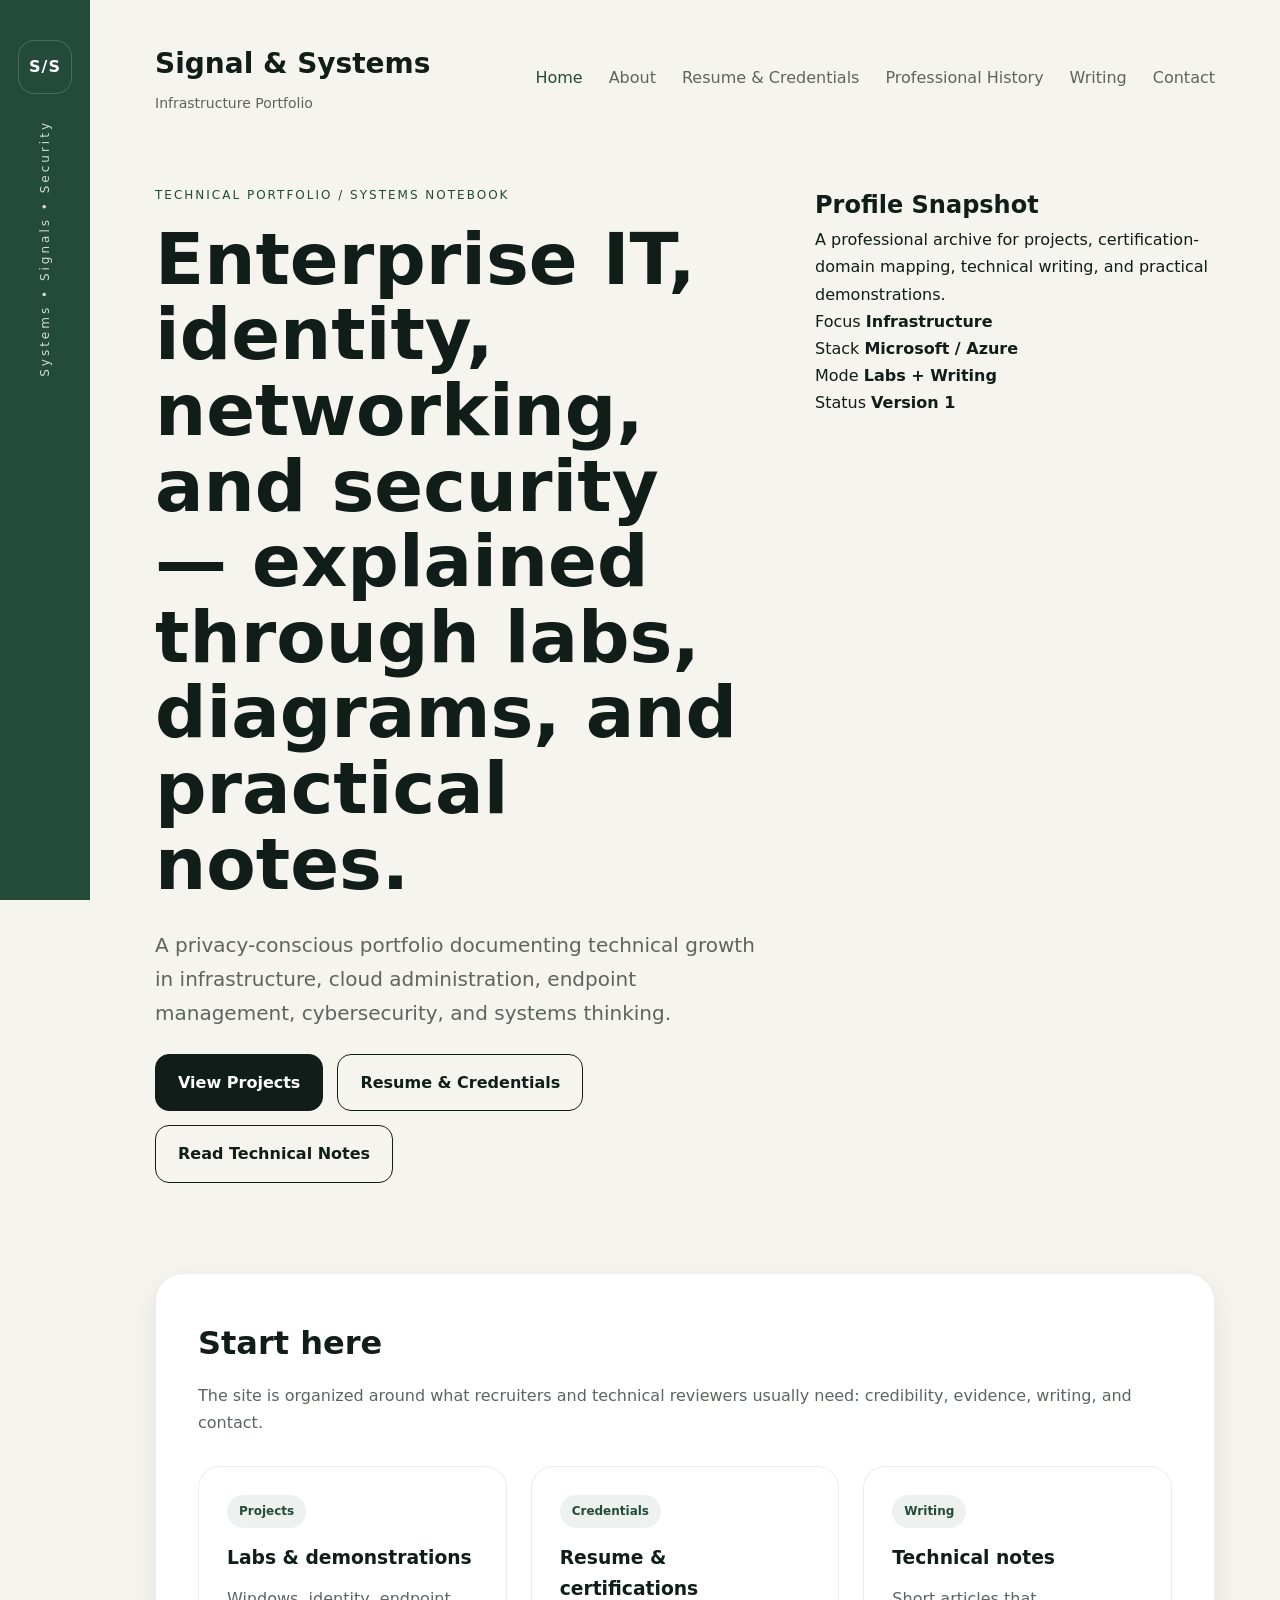
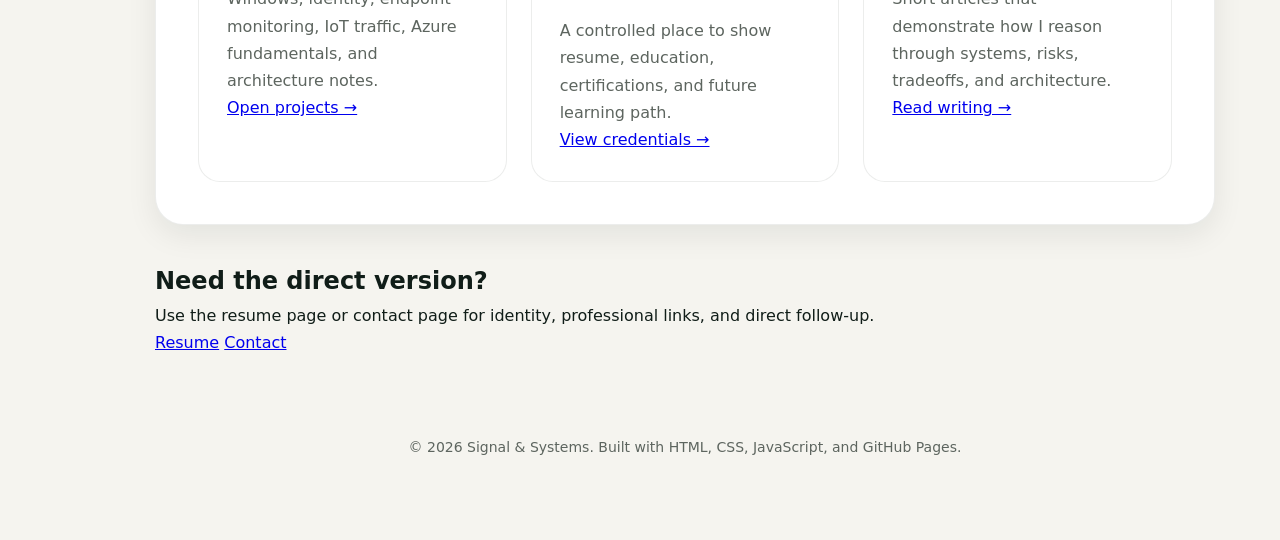
<file: index.html>
<!DOCTYPE html>
<html lang="en">
<head>
  <meta charset="UTF-8" />
  <meta name="viewport" content="width=device-width, initial-scale=1.0" />
  <title>Home | Signal & Systems</title>
  <link rel="stylesheet" href="assets/css/style.css" />
</head>

<body>
  <div class="shell">
    <aside class="rail" aria-label="Site identity rail">
      <div class="mark">S/S</div>
      <div class="rail-text">Systems • Signals • Security</div>
    </aside>

    <div class="content">
      <header class="site-header">
        <a href="index.html" class="brand" aria-label="Signal and Systems home">
          <div class="brand-title">Signal & Systems</div>
          <div class="brand-subtitle">Infrastructure Portfolio</div>
        </a>

        <button class="nav-toggle" aria-label="Open navigation" aria-expanded="false">☰</button>

        <nav class="main-nav" id="main-nav" aria-label="Main navigation">
          <a href="index.html" class="active">Home</a>
          <a href="about.html">About</a>
          <a href="resume.html">Resume & Credentials</a>
          <a href="history.html">Professional History</a>
          <a href="writing.html">Writing</a>
          <a href="contact.html">Contact</a>
        </nav>
      </header>

      <main>
        <section class="hero" aria-labelledby="intro-title">
          <div>
            <p class="eyebrow">Technical portfolio / systems notebook</p>

            <h1 id="intro-title">
              Enterprise IT, identity, networking, and security — explained through labs, diagrams, and practical notes.
            </h1>

            <p class="hero-copy">
              A privacy-conscious portfolio documenting technical growth in infrastructure, cloud administration, endpoint management, cybersecurity, and systems thinking.
            </p>

            <div class="button-row">
              <a href="projects.html" class="btn primary">View Projects</a>
              <a href="resume.html" class="btn">Resume & Credentials</a>
              <a href="writing.html" class="btn">Read Technical Notes</a>
            </div>
          </div>

          <aside class="identity-card" aria-label="Portfolio snapshot">
            <h2>Profile Snapshot</h2>

            <p>
              A professional archive for projects, certification-domain mapping, technical writing, and practical demonstrations.
            </p>

            <div class="status-list">
              <div>
                <span>Focus</span>
                <strong>Infrastructure</strong>
              </div>

              <div>
                <span>Stack</span>
                <strong>Microsoft / Azure</strong>
              </div>

              <div>
                <span>Mode</span>
                <strong>Labs + Writing</strong>
              </div>

              <div>
                <span>Status</span>
                <strong>Version 1</strong>
              </div>
            </div>
          </aside>
        </section>

        <section class="panel">
          <div class="section-head">
            <h2>Start here</h2>

            <p>
              The site is organized around what recruiters and technical reviewers usually need: credibility, evidence, writing, and contact.
            </p>
          </div>

          <div class="card-grid">
            <article class="card">
              <span class="tag">Projects</span>
              <h3>Labs & demonstrations</h3>
              <p>
                Windows, identity, endpoint monitoring, IoT traffic, Azure fundamentals, and architecture notes.
              </p>
              <a class="card-link" href="projects.html">Open projects →</a>
            </article>

            <article class="card">
              <span class="tag">Credentials</span>
              <h3>Resume & certifications</h3>
              <p>
                A controlled place to show resume, education, certifications, and future learning path.
              </p>
              <a class="card-link" href="resume.html">View credentials →</a>
            </article>

            <article class="card">
              <span class="tag">Writing</span>
              <h3>Technical notes</h3>
              <p>
                Short articles that demonstrate how I reason through systems, risks, tradeoffs, and architecture.
              </p>
              <a class="card-link" href="writing.html">Read writing →</a>
            </article>
          </div>
        </section>

        <section class="contact-band">
          <div>
            <h2>Need the direct version?</h2>
            <p>
              Use the resume page or contact page for identity, professional links, and direct follow-up.
            </p>
          </div>

          <div class="contact-links">
            <a href="resume.html">Resume</a>
            <a href="contact.html">Contact</a>
          </div>
        </section>
      </main>

      <footer>
        © 2026 Signal & Systems. Built with HTML, CSS, JavaScript, and GitHub Pages.
      </footer>
    </div>
  </div>

  <script src="assets/js/main.js"></script>
</body>
</html>
</file>
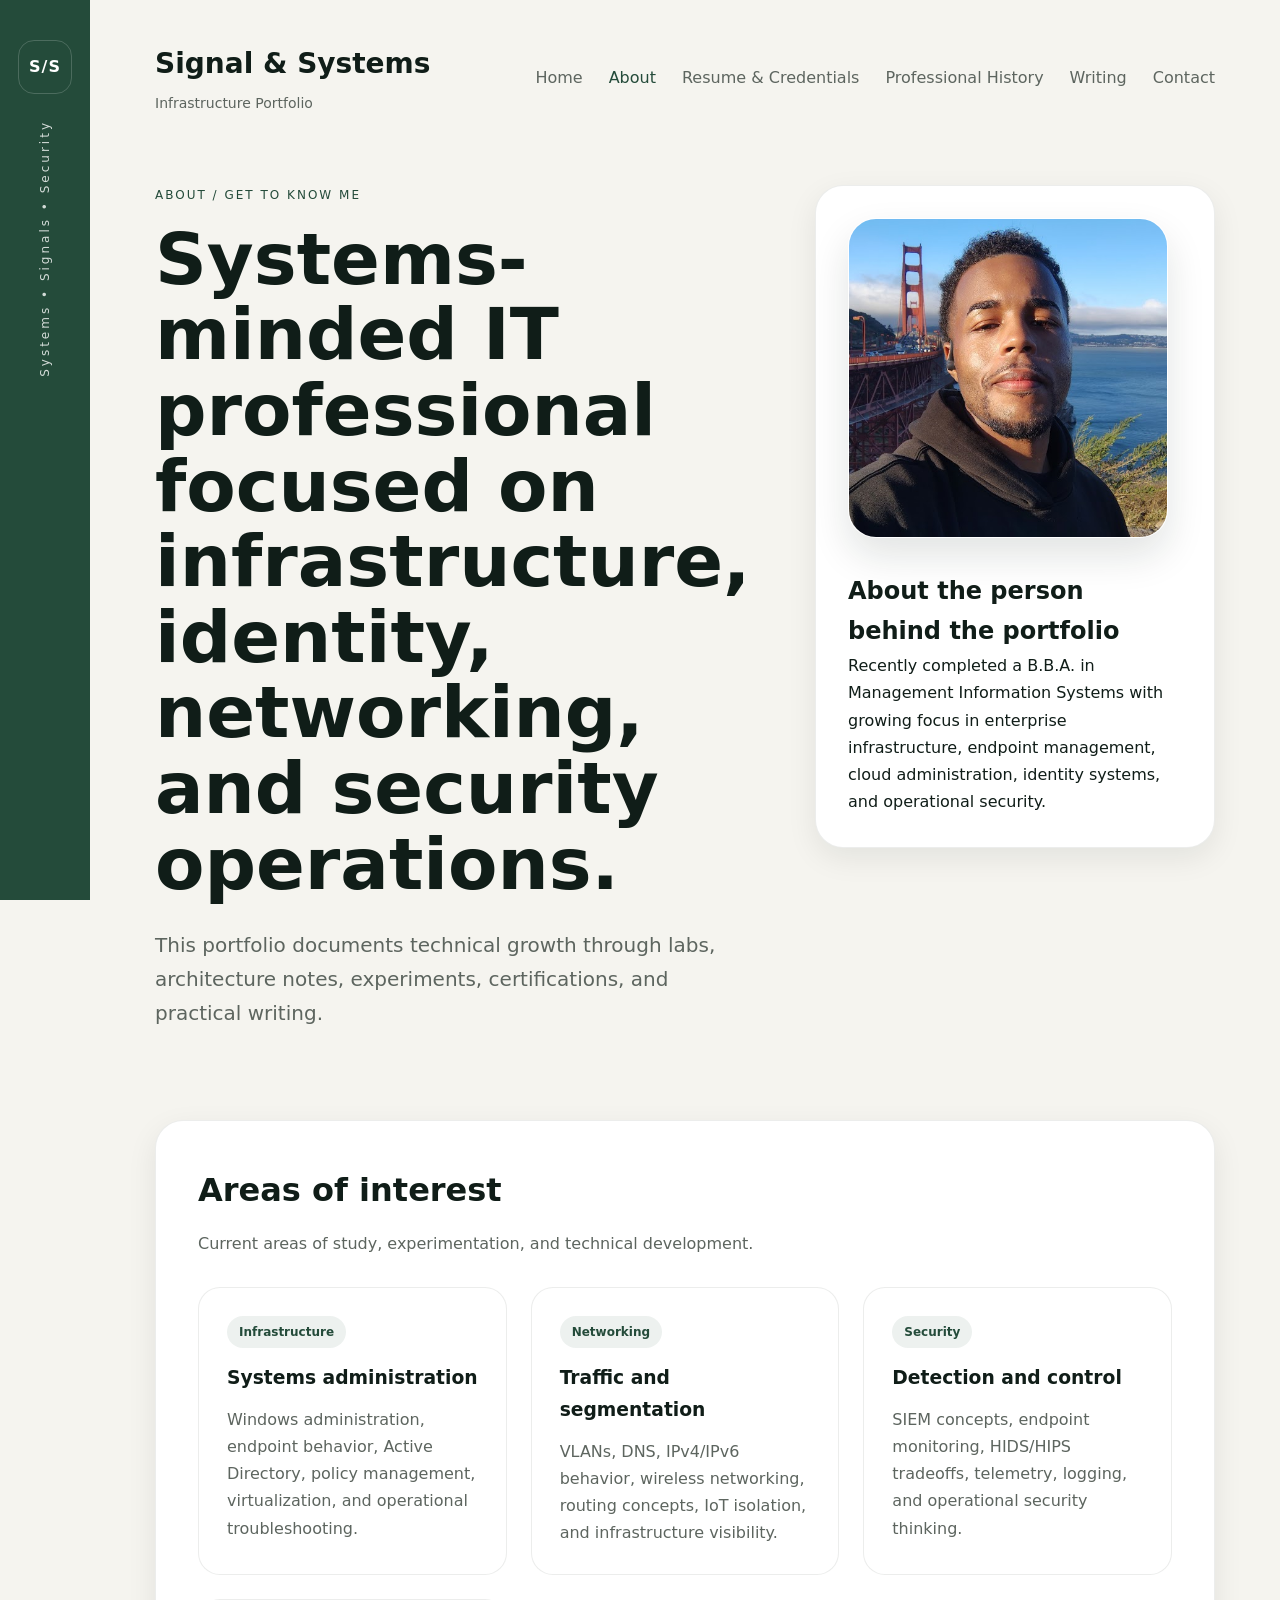
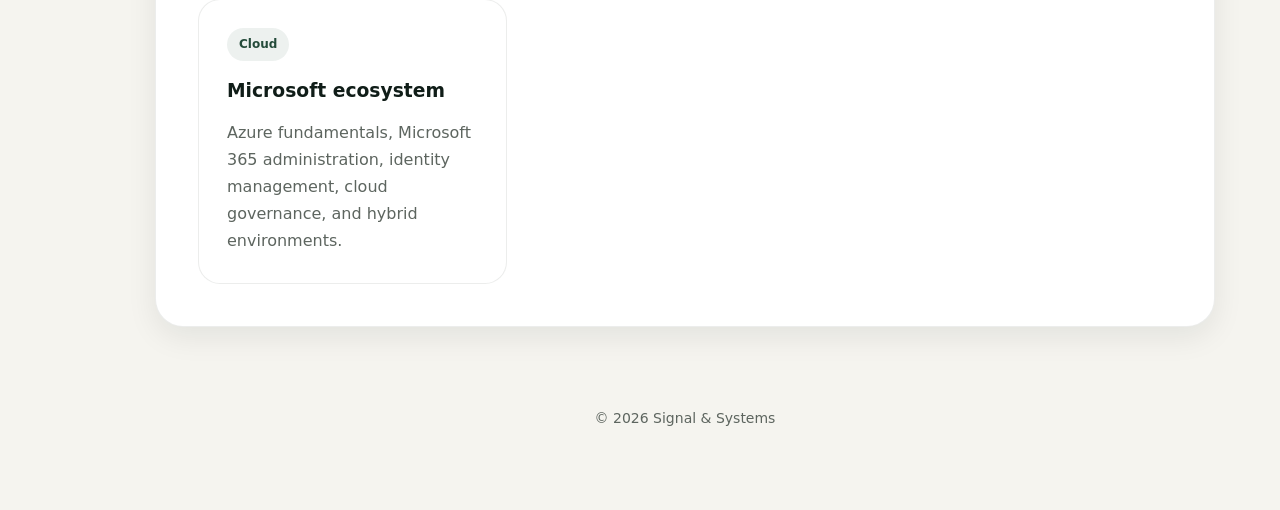
<file: about.html>
<!DOCTYPE html>
<html lang="en">
<head>
  <meta charset="UTF-8" />
  <meta name="viewport" content="width=device-width, initial-scale=1.0"/>
  <title>About | Signal & Systems</title>

  <link rel="stylesheet" href="assets/css/style.css" />
</head>

<body>

<div class="shell">

  <aside class="rail">
    <div class="mark">S/S</div>

    <div class="rail-text">
      Systems • Signals • Security
    </div>
  </aside>

  <div class="content">

    <header class="site-header">

      <a href="index.html" class="brand">
        <div class="brand-title">Signal & Systems</div>
        <div class="brand-subtitle">
          Infrastructure Portfolio
        </div>
      </a>

      <button class="nav-toggle">
        ☰
      </button>

      <nav class="main-nav" id="main-nav">

        <a href="index.html">Home</a>

        <a href="about.html" class="active">
          About
        </a>

        <a href="resume.html">
          Resume & Credentials
        </a>

        <a href="history.html">
          Professional History
        </a>

        <a href="writing.html">
          Writing
        </a>

        <a href="contact.html">
          Contact
        </a>

      </nav>

    </header>

    <main>

      <section class="hero">

        <div>

          <p class="eyebrow">
            About / get to know me
          </p>

          <h1>
            Systems-minded IT professional focused on infrastructure, identity, networking, and security operations.
          </h1>

          <p class="hero-copy">
            This portfolio documents technical growth through labs, architecture notes, experiments, certifications, and practical writing.
          </p>

        </div>

        <aside class="note-card">

          <img
            src="photo.jpg"
            alt="Professional portrait"
            class="profile-photo"
          />

          <h2>
            About the person behind the portfolio
          </h2>

          <p>
            Recently completed a B.B.A. in Management Information Systems with growing focus in enterprise infrastructure, endpoint management, cloud administration, identity systems, and operational security.
          </p>

        </aside>

      </section>

      <section class="panel">

        <div class="section-head">

          <h2>
            Areas of interest
          </h2>

          <p>
            Current areas of study, experimentation, and technical development.
          </p>

        </div>

        <div class="card-grid">

          <article class="card">

            <span class="tag">
              Infrastructure
            </span>

            <h3>
              Systems administration
            </h3>

            <p>
              Windows administration, endpoint behavior, Active Directory, policy management, virtualization, and operational troubleshooting.
            </p>

          </article>

          <article class="card">

            <span class="tag">
              Networking
            </span>

            <h3>
              Traffic and segmentation
            </h3>

            <p>
              VLANs, DNS, IPv4/IPv6 behavior, wireless networking, routing concepts, IoT isolation, and infrastructure visibility.
            </p>

          </article>

          <article class="card">

            <span class="tag">
              Security
            </span>

            <h3>
              Detection and control
            </h3>

            <p>
              SIEM concepts, endpoint monitoring, HIDS/HIPS tradeoffs, telemetry, logging, and operational security thinking.
            </p>

          </article>

          <article class="card">

            <span class="tag">
              Cloud
            </span>

            <h3>
              Microsoft ecosystem
            </h3>

            <p>
              Azure fundamentals, Microsoft 365 administration, identity management, cloud governance, and hybrid environments.
            </p>

          </article>

        </div>

      </section>

    </main>

    <footer>
      © 2026 Signal & Systems
    </footer>

  </div>

</div>

<script src="assets/js/main.js"></script>

</body>
</html>
</file>
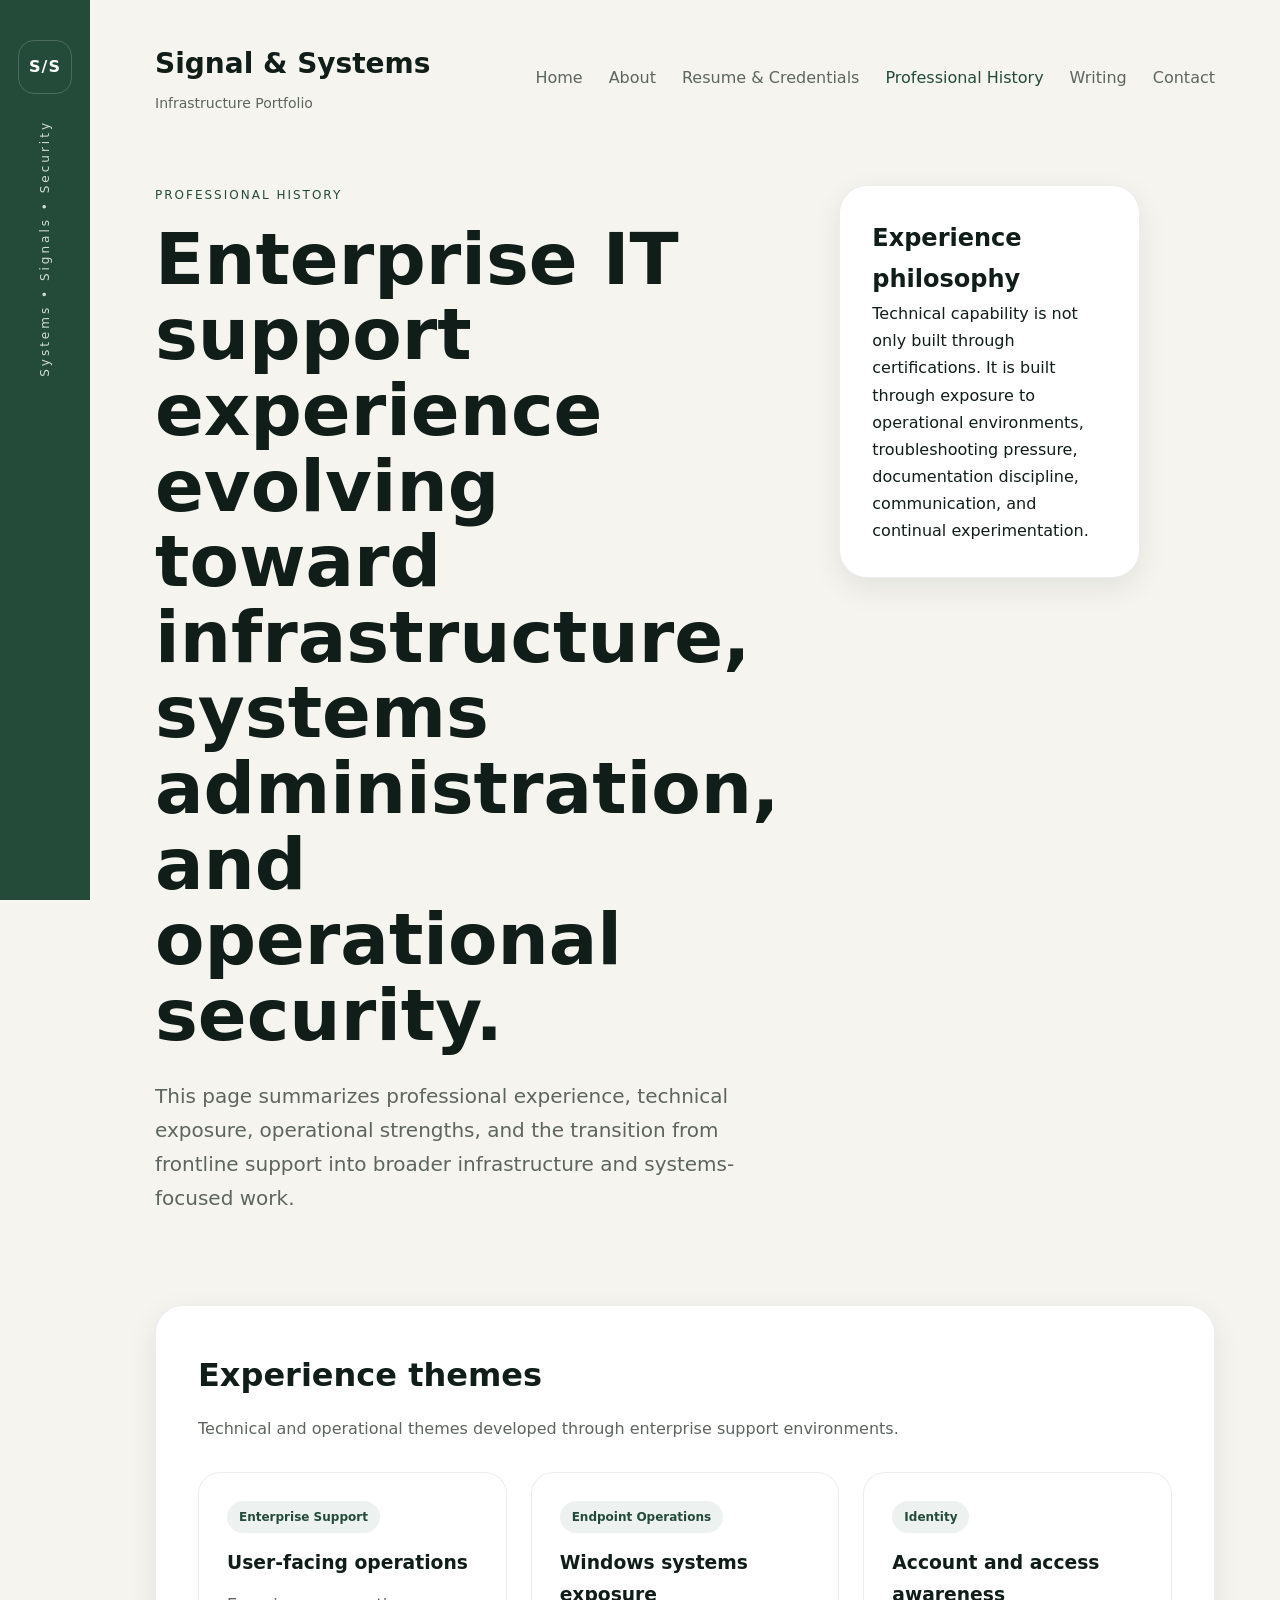
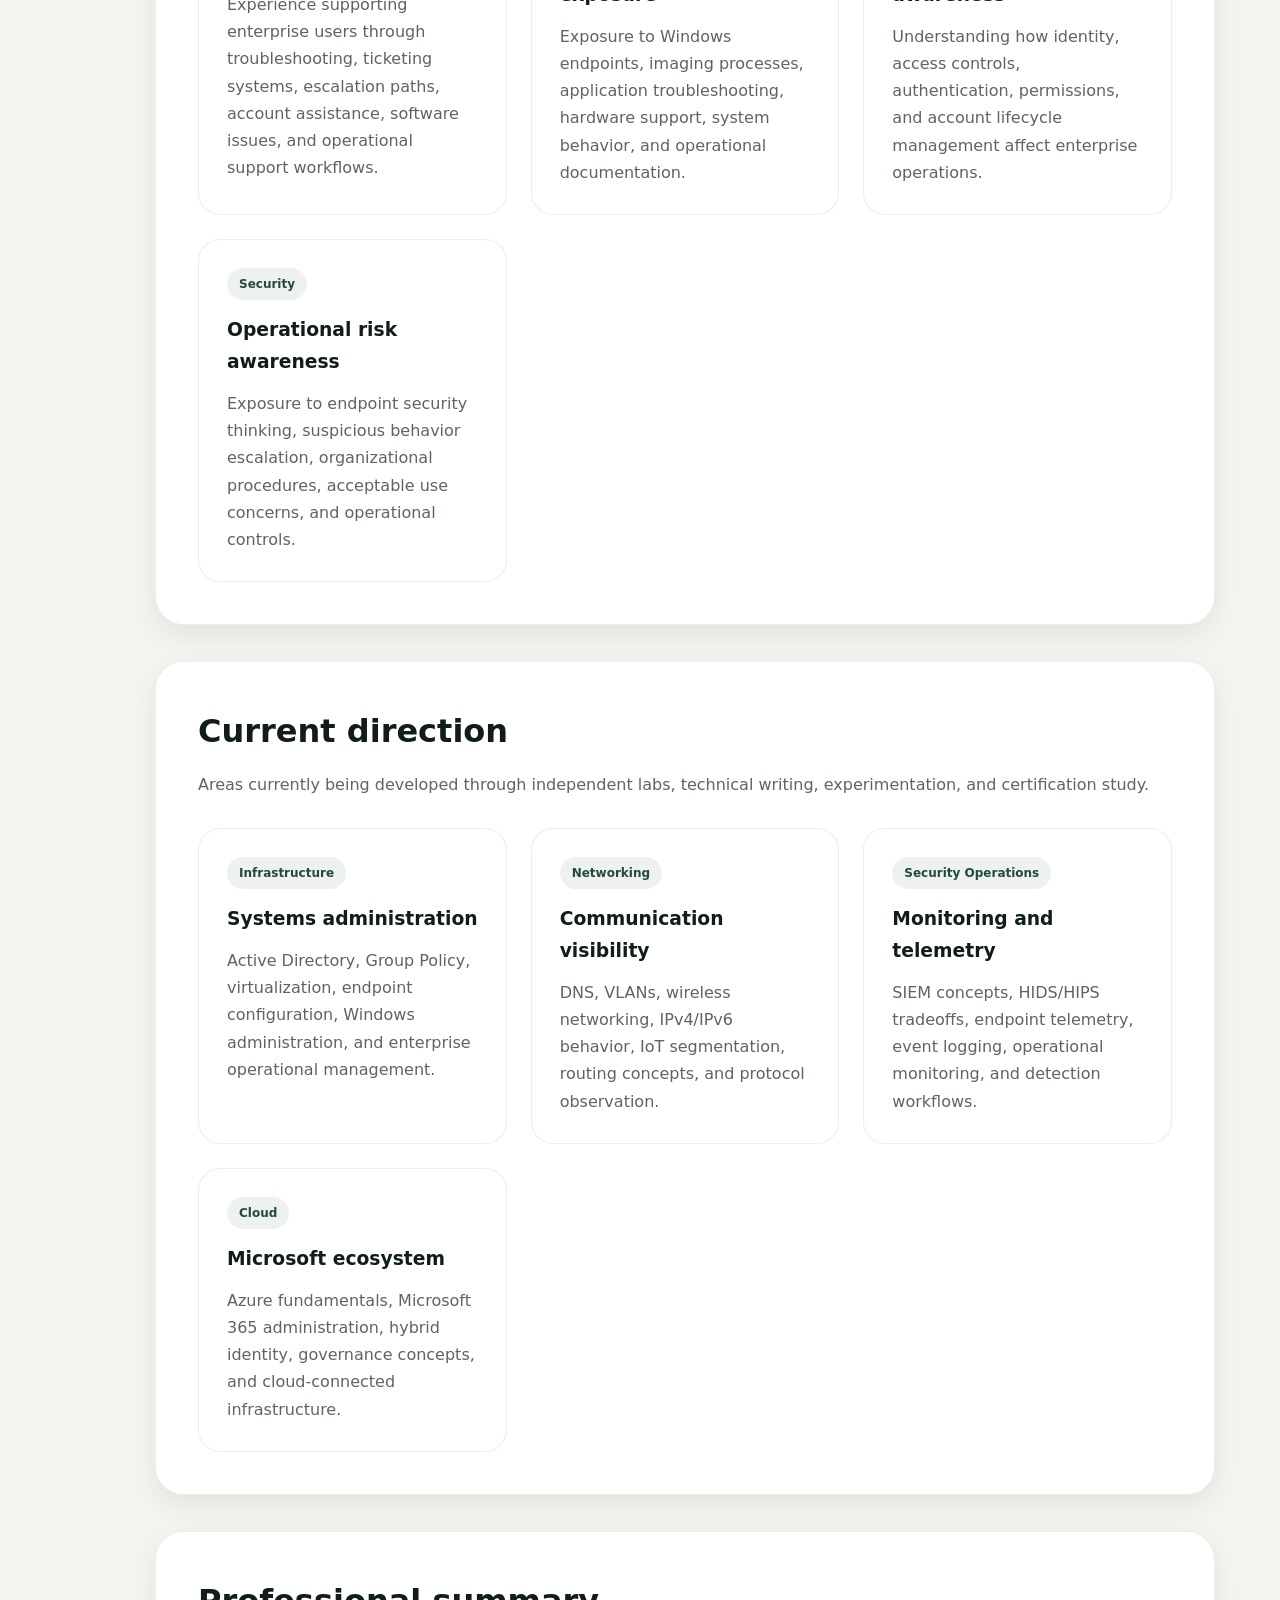
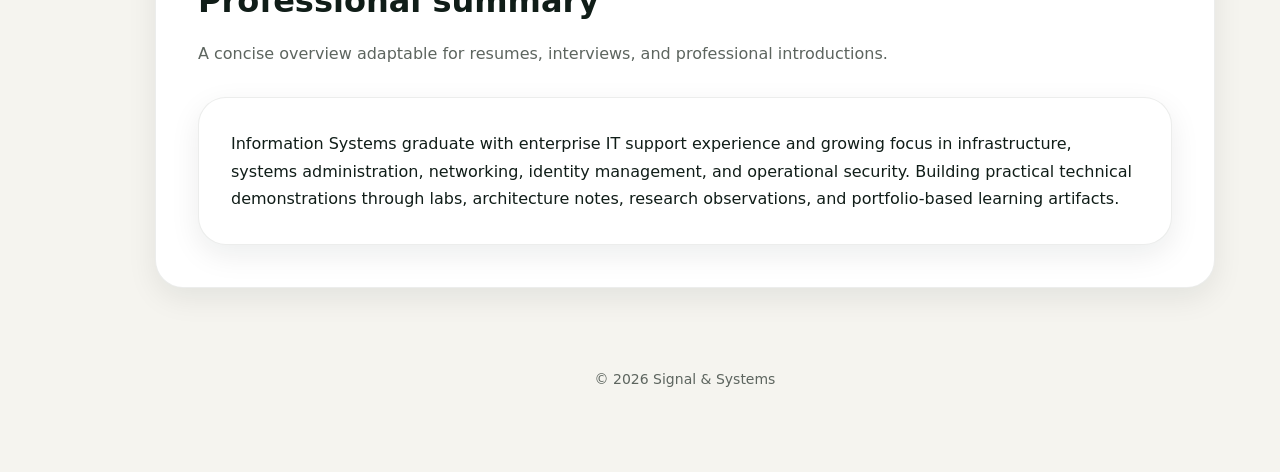
<file: history.html>
<!DOCTYPE html>
<html lang="en">

<head>

  <meta charset="UTF-8" />

  <meta
    name="viewport"
    content="width=device-width, initial-scale=1.0"
  />

  <title>
    Professional History | Signal & Systems
  </title>

  <link
    rel="stylesheet"
    href="assets/css/style.css"
  />

</head>

<body>

<div class="shell">

  <!-- LEFT RAIL -->

  <aside class="rail">

    <div class="mark">
      S/S
    </div>

    <div class="rail-text">
      Systems • Signals • Security
    </div>

  </aside>

  <!-- MAIN CONTENT -->

  <div class="content">

    <!-- HEADER -->

    <header class="site-header">

      <a
        href="index.html"
        class="brand"
      >

        <div class="brand-title">
          Signal & Systems
        </div>

        <div class="brand-subtitle">
          Infrastructure Portfolio
        </div>

      </a>

      <button class="nav-toggle">
        ☰
      </button>

      <nav
        class="main-nav"
        id="main-nav"
      >

        <a href="index.html">
          Home
        </a>

        <a href="about.html">
          About
        </a>

        <a href="resume.html">
          Resume & Credentials
        </a>

        <a
          href="history.html"
          class="active"
        >
          Professional History
        </a>

        <a href="writing.html">
          Writing
        </a>

        <a href="contact.html">
          Contact
        </a>

      </nav>

    </header>

    <!-- MAIN -->

    <main>

      <!-- HERO -->

      <section class="hero">

        <div>

          <p class="eyebrow">
            Professional history
          </p>

          <h1>
            Enterprise IT support experience evolving toward infrastructure, systems administration, and operational security.
          </h1>

          <p class="hero-copy">

            This page summarizes professional experience, technical exposure, operational strengths, and the transition from frontline support into broader infrastructure and systems-focused work.

          </p>

        </div>

        <!-- SIDE CARD -->

        <aside class="note-card">

          <h2>
            Experience philosophy
          </h2>

          <p>

            Technical capability is not only built through certifications. It is built through exposure to operational environments, troubleshooting pressure, documentation discipline, communication, and continual experimentation.

          </p>

        </aside>

      </section>

      <!-- EXPERIENCE -->

      <section class="panel">

        <div class="section-head">

          <h2>
            Experience themes
          </h2>

          <p>

            Technical and operational themes developed through enterprise support environments.

          </p>

        </div>

        <div class="card-grid">

          <!-- CARD -->

          <article class="card">

            <span class="tag">
              Enterprise Support
            </span>

            <h3>
              User-facing operations
            </h3>

            <p>

              Experience supporting enterprise users through troubleshooting, ticketing systems, escalation paths, account assistance, software issues, and operational support workflows.

            </p>

          </article>

          <!-- CARD -->

          <article class="card">

            <span class="tag">
              Endpoint Operations
            </span>

            <h3>
              Windows systems exposure
            </h3>

            <p>

              Exposure to Windows endpoints, imaging processes, application troubleshooting, hardware support, system behavior, and operational documentation.

            </p>

          </article>

          <!-- CARD -->

          <article class="card">

            <span class="tag">
              Identity
            </span>

            <h3>
              Account and access awareness
            </h3>

            <p>

              Understanding how identity, access controls, authentication, permissions, and account lifecycle management affect enterprise operations.

            </p>

          </article>

          <!-- CARD -->

          <article class="card">

            <span class="tag">
              Security
            </span>

            <h3>
              Operational risk awareness
            </h3>

            <p>

              Exposure to endpoint security thinking, suspicious behavior escalation, organizational procedures, acceptable use concerns, and operational controls.

            </p>

          </article>

        </div>

      </section>

      <!-- TRANSITION -->

      <section class="panel">

        <div class="section-head">

          <h2>
            Current direction
          </h2>

          <p>

            Areas currently being developed through independent labs, technical writing, experimentation, and certification study.

          </p>

        </div>

        <div class="card-grid">

          <!-- CARD -->

          <article class="card">

            <span class="tag">
              Infrastructure
            </span>

            <h3>
              Systems administration
            </h3>

            <p>

              Active Directory, Group Policy, virtualization, endpoint configuration, Windows administration, and enterprise operational management.

            </p>

          </article>

          <!-- CARD -->

          <article class="card">

            <span class="tag">
              Networking
            </span>

            <h3>
              Communication visibility
            </h3>

            <p>

              DNS, VLANs, wireless networking, IPv4/IPv6 behavior, IoT segmentation, routing concepts, and protocol observation.

            </p>

          </article>

          <!-- CARD -->

          <article class="card">

            <span class="tag">
              Security Operations
            </span>

            <h3>
              Monitoring and telemetry
            </h3>

            <p>

              SIEM concepts, HIDS/HIPS tradeoffs, endpoint telemetry, event logging, operational monitoring, and detection workflows.

            </p>

          </article>

          <!-- CARD -->

          <article class="card">

            <span class="tag">
              Cloud
            </span>

            <h3>
              Microsoft ecosystem
            </h3>

            <p>

              Azure fundamentals, Microsoft 365 administration, hybrid identity, governance concepts, and cloud-connected infrastructure.

            </p>

          </article>

        </div>

      </section>

      <!-- PROFESSIONAL SUMMARY -->

      <section class="panel">

        <div class="section-head">

          <h2>
            Professional summary
          </h2>

          <p>

            A concise overview adaptable for resumes, interviews, and professional introductions.

          </p>

        </div>

        <div class="note-card">

          <p>

            Information Systems graduate with enterprise IT support experience and growing focus in infrastructure, systems administration, networking, identity management, and operational security. Building practical technical demonstrations through labs, architecture notes, research observations, and portfolio-based learning artifacts.

          </p>

        </div>

      </section>

    </main>

    <!-- FOOTER -->

    <footer>
      © 2026 Signal & Systems
    </footer>

  </div>

</div>

<script src="assets/js/main.js"></script>

</body>
</html>
</file>
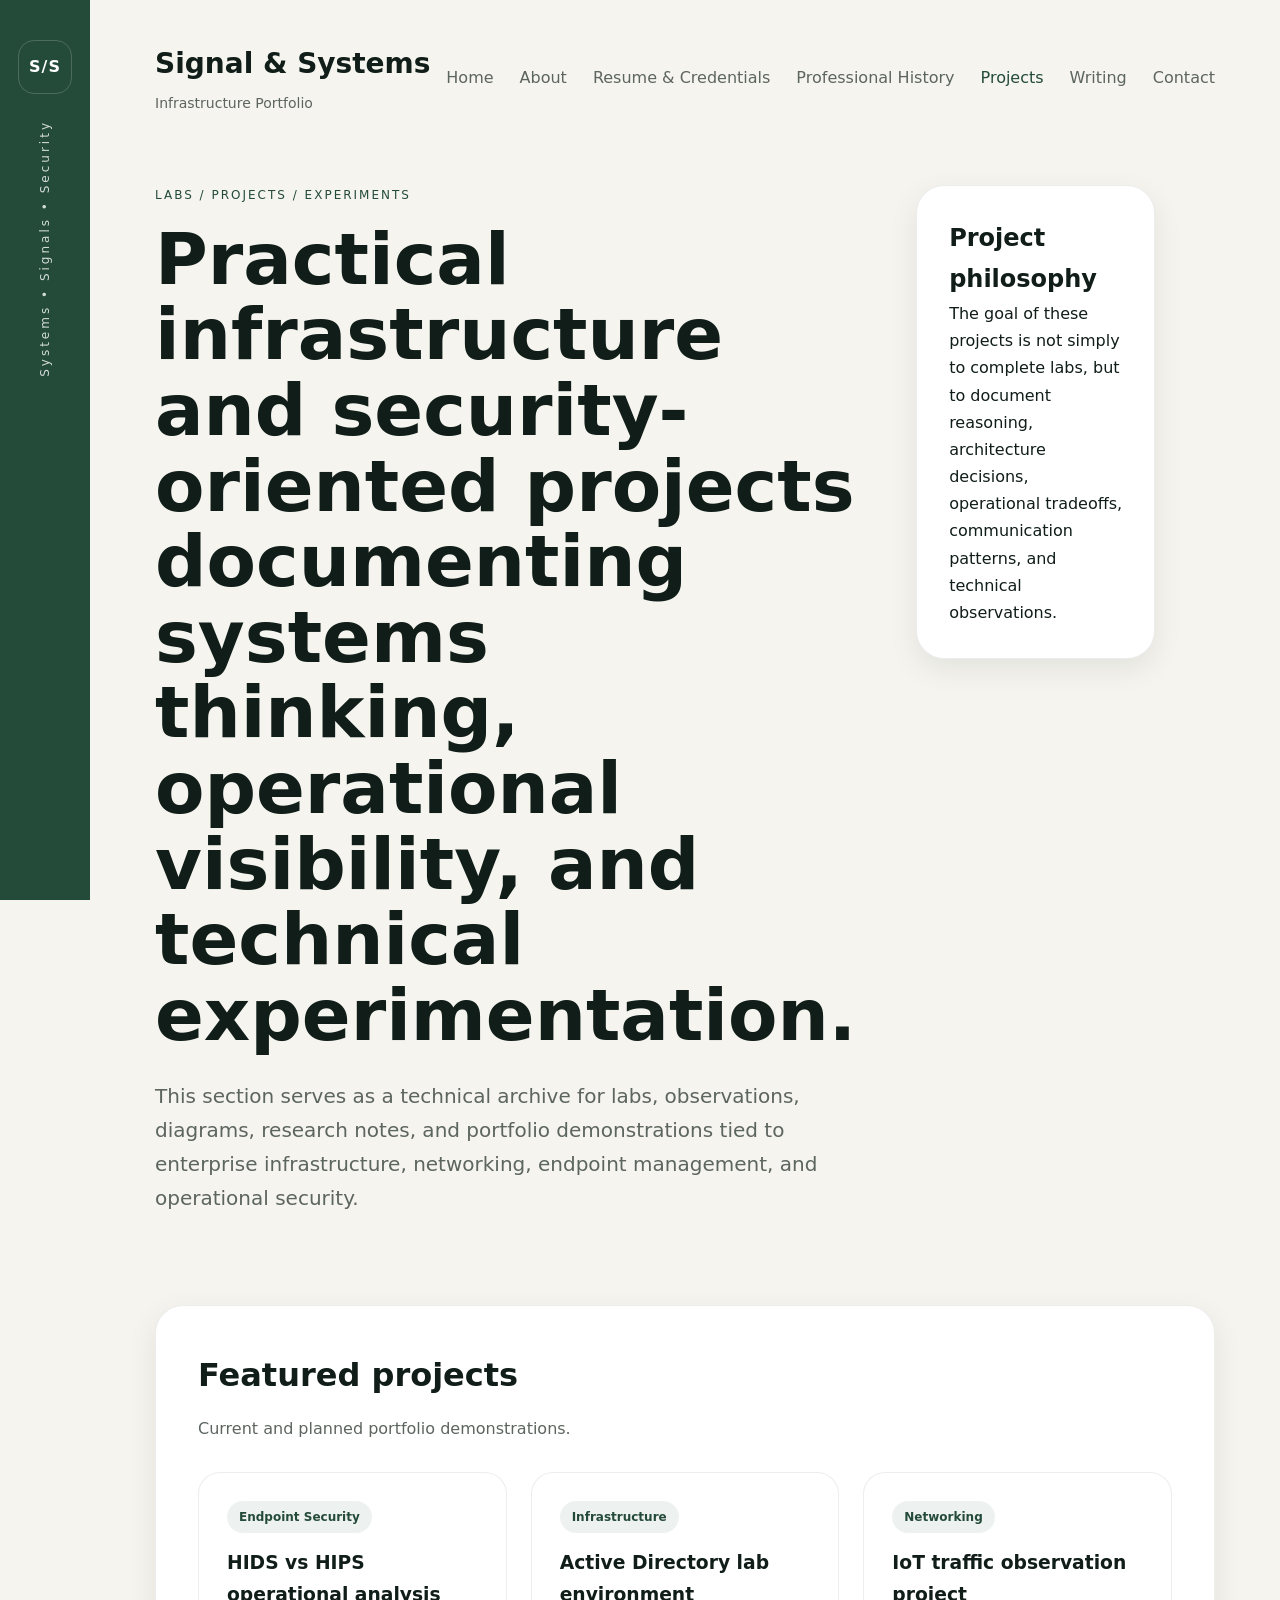
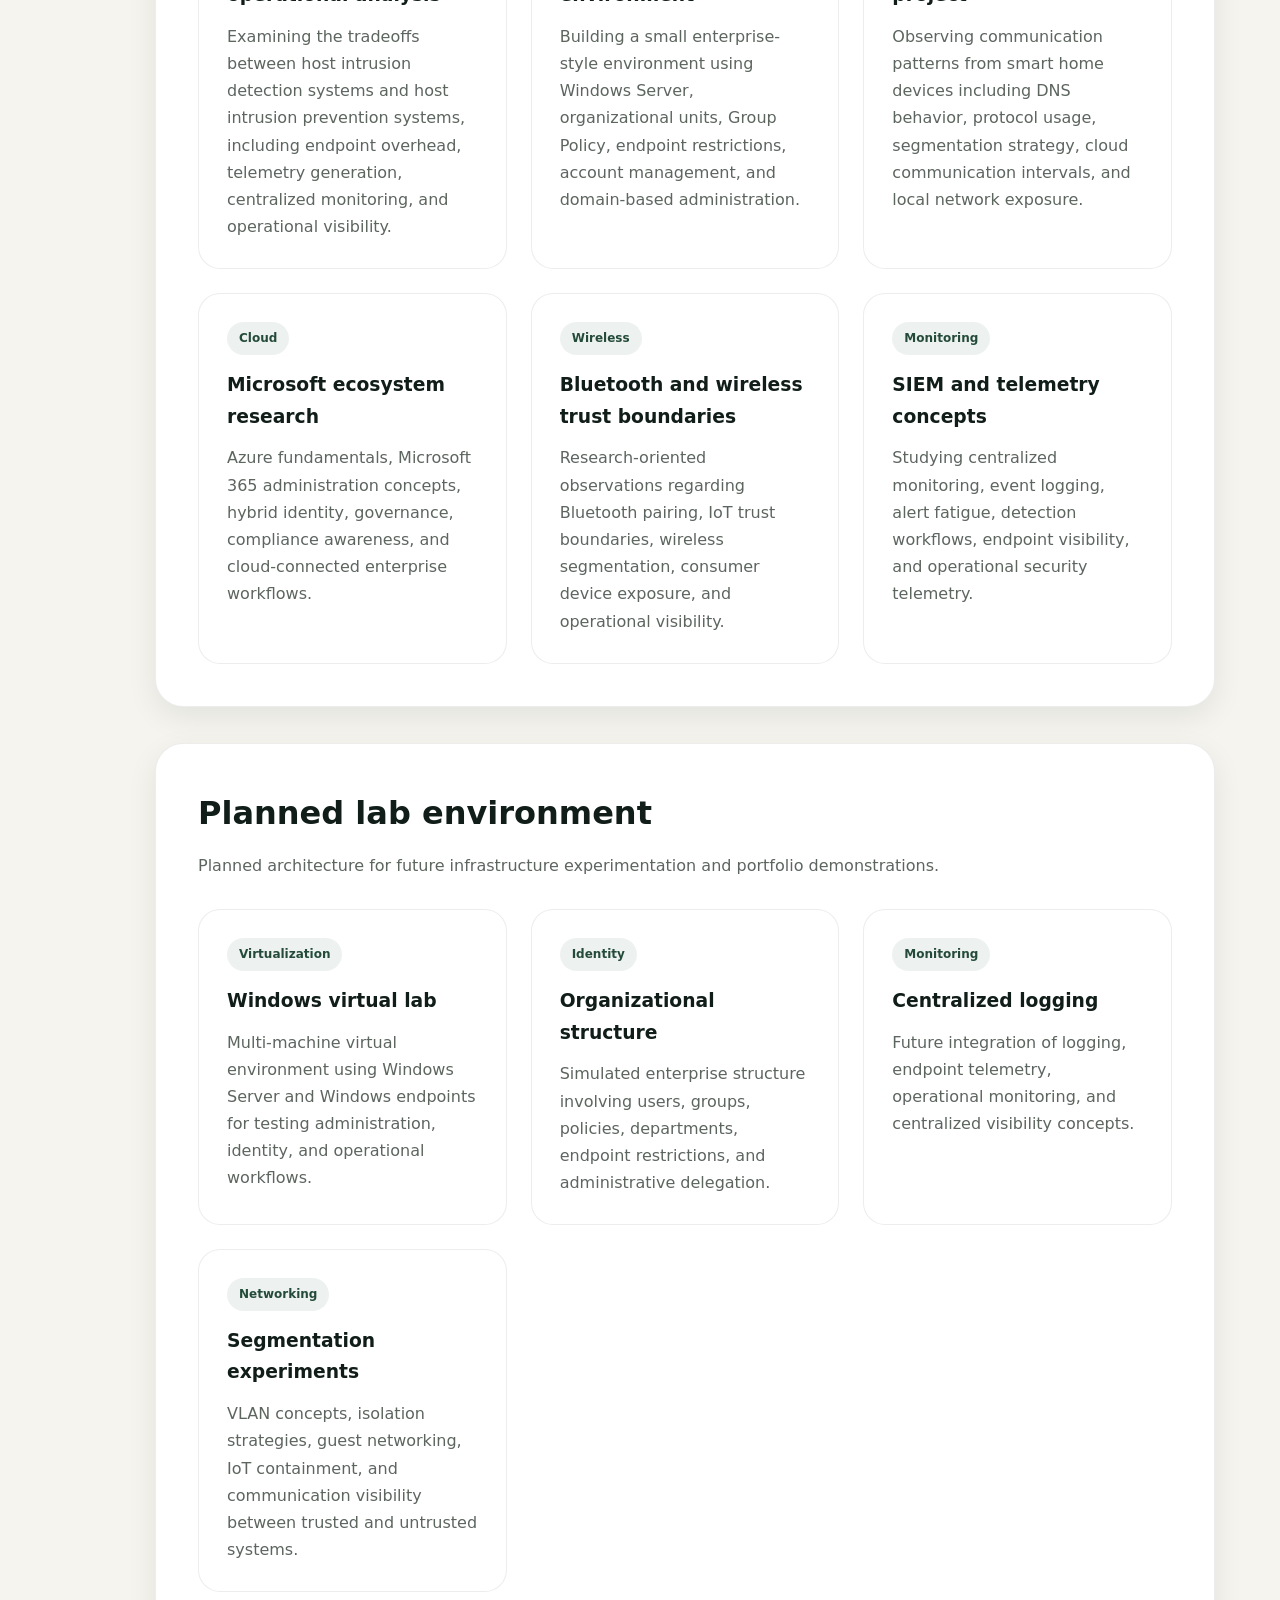
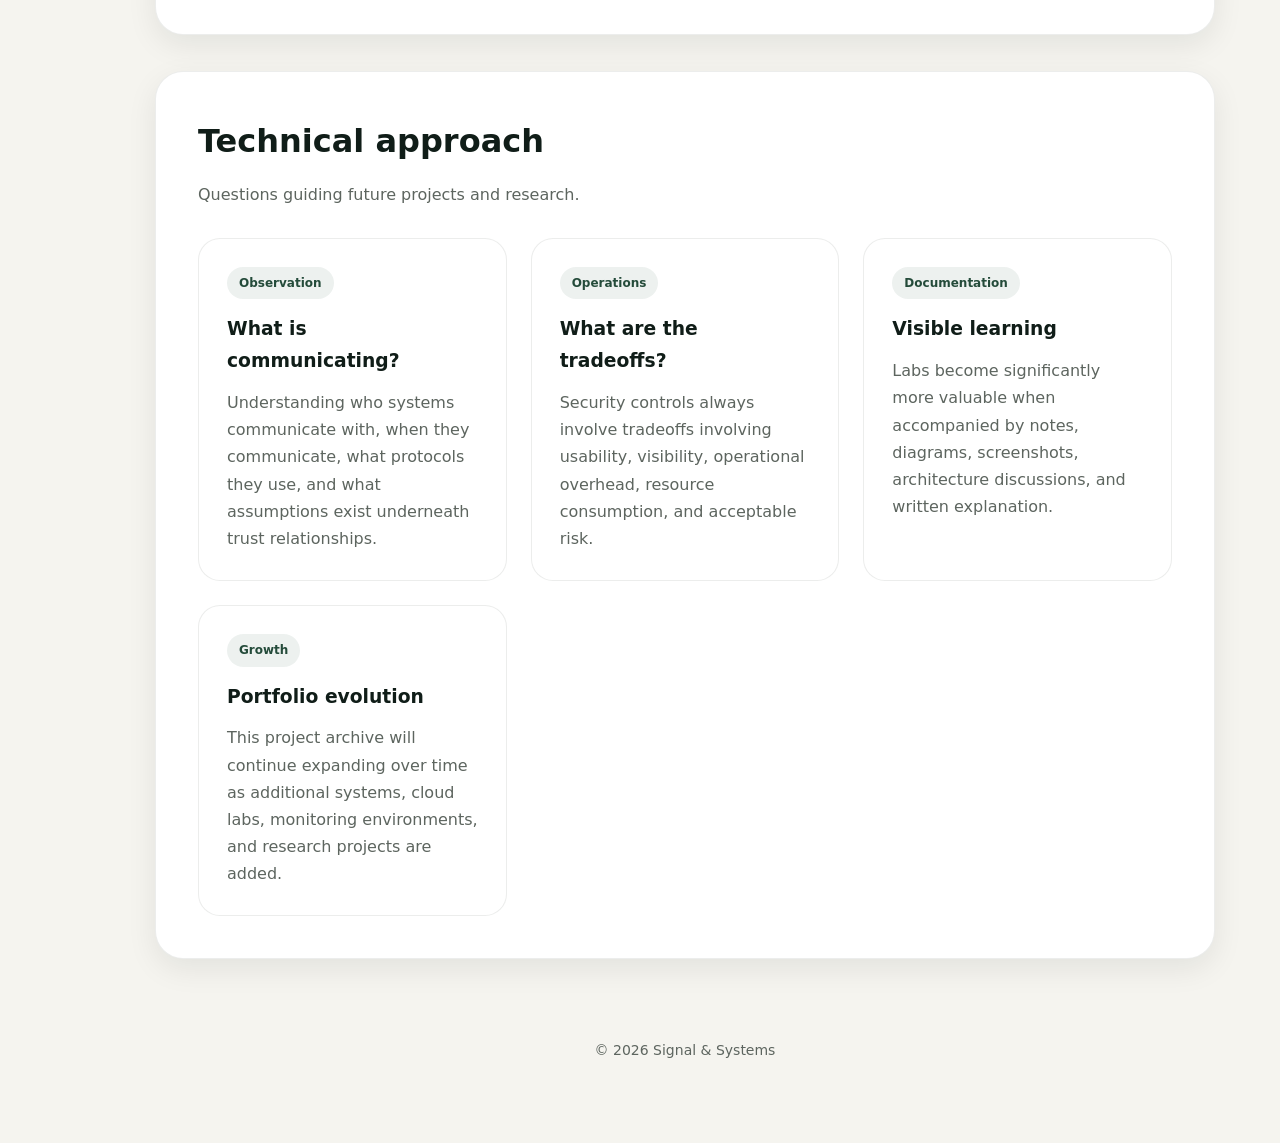
<file: projects.html>
<!DOCTYPE html>
<html lang="en">

<head>

  <meta charset="UTF-8" />

  <meta
    name="viewport"
    content="width=device-width, initial-scale=1.0"
  />

  <title>
    Projects | Signal & Systems
  </title>

  <link
    rel="stylesheet"
    href="assets/css/style.css"
  />

</head>

<body>

<div class="shell">

  <!-- LEFT RAIL -->

  <aside class="rail">

    <div class="mark">
      S/S
    </div>

    <div class="rail-text">
      Systems • Signals • Security
    </div>

  </aside>

  <!-- MAIN CONTENT -->

  <div class="content">

    <!-- HEADER -->

    <header class="site-header">

      <a
        href="index.html"
        class="brand"
      >

        <div class="brand-title">
          Signal & Systems
        </div>

        <div class="brand-subtitle">
          Infrastructure Portfolio
        </div>

      </a>

      <button class="nav-toggle">
        ☰
      </button>

      <nav
        class="main-nav"
        id="main-nav"
      >

        <a href="index.html">
          Home
        </a>

        <a href="about.html">
          About
        </a>

        <a href="resume.html">
          Resume & Credentials
        </a>

        <a href="history.html">
          Professional History
        </a>

        <a
          href="projects.html"
          class="active"
        >
          Projects
        </a>

        <a href="writing.html">
          Writing
        </a>

        <a href="contact.html">
          Contact
        </a>

      </nav>

    </header>

    <!-- MAIN -->

    <main>

      <!-- HERO -->

      <section class="hero">

        <div>

          <p class="eyebrow">
            Labs / projects / experiments
          </p>

          <h1>

            Practical infrastructure and security-oriented projects documenting systems thinking, operational visibility, and technical experimentation.

          </h1>

          <p class="hero-copy">

            This section serves as a technical archive for labs, observations, diagrams, research notes, and portfolio demonstrations tied to enterprise infrastructure, networking, endpoint management, and operational security.

          </p>

        </div>

        <!-- SIDE CARD -->

        <aside class="note-card">

          <h2>
            Project philosophy
          </h2>

          <p>

            The goal of these projects is not simply to complete labs, but to document reasoning, architecture decisions, operational tradeoffs, communication patterns, and technical observations.

          </p>

        </aside>

      </section>

      <!-- PROJECT GRID -->

      <section class="panel">

        <div class="section-head">

          <h2>
            Featured projects
          </h2>

          <p>

            Current and planned portfolio demonstrations.

          </p>

        </div>

        <div class="card-grid">

          <!-- CARD -->

          <article class="card">

            <span class="tag">
              Endpoint Security
            </span>

            <h3>
              HIDS vs HIPS operational analysis
            </h3>

            <p>

              Examining the tradeoffs between host intrusion detection systems and host intrusion prevention systems, including endpoint overhead, telemetry generation, centralized monitoring, and operational visibility.

            </p>

          </article>

          <!-- CARD -->

          <article class="card">

            <span class="tag">
              Infrastructure
            </span>

            <h3>
              Active Directory lab environment
            </h3>

            <p>

              Building a small enterprise-style environment using Windows Server, organizational units, Group Policy, endpoint restrictions, account management, and domain-based administration.

            </p>

          </article>

          <!-- CARD -->

          <article class="card">

            <span class="tag">
              Networking
            </span>

            <h3>
              IoT traffic observation project
            </h3>

            <p>

              Observing communication patterns from smart home devices including DNS behavior, protocol usage, segmentation strategy, cloud communication intervals, and local network exposure.

            </p>

          </article>

          <!-- CARD -->

          <article class="card">

            <span class="tag">
              Cloud
            </span>

            <h3>
              Microsoft ecosystem research
            </h3>

            <p>

              Azure fundamentals, Microsoft 365 administration concepts, hybrid identity, governance, compliance awareness, and cloud-connected enterprise workflows.

            </p>

          </article>

          <!-- CARD -->

          <article class="card">

            <span class="tag">
              Wireless
            </span>

            <h3>
              Bluetooth and wireless trust boundaries
            </h3>

            <p>

              Research-oriented observations regarding Bluetooth pairing, IoT trust boundaries, wireless segmentation, consumer device exposure, and operational visibility.

            </p>

          </article>

          <!-- CARD -->

          <article class="card">

            <span class="tag">
              Monitoring
            </span>

            <h3>
              SIEM and telemetry concepts
            </h3>

            <p>

              Studying centralized monitoring, event logging, alert fatigue, detection workflows, endpoint visibility, and operational security telemetry.

            </p>

          </article>

        </div>

      </section>

      <!-- LAB ENVIRONMENT -->

      <section class="panel">

        <div class="section-head">

          <h2>
            Planned lab environment
          </h2>

          <p>

            Planned architecture for future infrastructure experimentation and portfolio demonstrations.

          </p>

        </div>

        <div class="card-grid">

          <!-- CARD -->

          <article class="card">

            <span class="tag">
              Virtualization
            </span>

            <h3>
              Windows virtual lab
            </h3>

            <p>

              Multi-machine virtual environment using Windows Server and Windows endpoints for testing administration, identity, and operational workflows.

            </p>

          </article>

          <!-- CARD -->

          <article class="card">

            <span class="tag">
              Identity
            </span>

            <h3>
              Organizational structure
            </h3>

            <p>

              Simulated enterprise structure involving users, groups, policies, departments, endpoint restrictions, and administrative delegation.

            </p>

          </article>

          <!-- CARD -->

          <article class="card">

            <span class="tag">
              Monitoring
            </span>

            <h3>
              Centralized logging
            </h3>

            <p>

              Future integration of logging, endpoint telemetry, operational monitoring, and centralized visibility concepts.

            </p>

          </article>

          <!-- CARD -->

          <article class="card">

            <span class="tag">
              Networking
            </span>

            <h3>
              Segmentation experiments
            </h3>

            <p>

              VLAN concepts, isolation strategies, guest networking, IoT containment, and communication visibility between trusted and untrusted systems.

            </p>

          </article>

        </div>

      </section>

      <!-- PROJECT APPROACH -->

      <section class="panel">

        <div class="section-head">

          <h2>
            Technical approach
          </h2>

          <p>

            Questions guiding future projects and research.

          </p>

        </div>

        <div class="card-grid">

          <article class="card">

            <span class="tag">
              Observation
            </span>

            <h3>
              What is communicating?
            </h3>

            <p>

              Understanding who systems communicate with, when they communicate, what protocols they use, and what assumptions exist underneath trust relationships.

            </p>

          </article>

          <article class="card">

            <span class="tag">
              Operations
            </span>

            <h3>
              What are the tradeoffs?
            </h3>

            <p>

              Security controls always involve tradeoffs involving usability, visibility, operational overhead, resource consumption, and acceptable risk.

            </p>

          </article>

          <article class="card">

            <span class="tag">
              Documentation
            </span>

            <h3>
              Visible learning
            </h3>

            <p>

              Labs become significantly more valuable when accompanied by notes, diagrams, screenshots, architecture discussions, and written explanation.

            </p>

          </article>

          <article class="card">

            <span class="tag">
              Growth
            </span>

            <h3>
              Portfolio evolution
            </h3>

            <p>

              This project archive will continue expanding over time as additional systems, cloud labs, monitoring environments, and research projects are added.

            </p>

          </article>

        </div>

      </section>

    </main>

    <!-- FOOTER -->

    <footer>
      © 2026 Signal & Systems
    </footer>

  </div>

</div>

<script src="assets/js/main.js"></script>

</body>
</html>
</file>
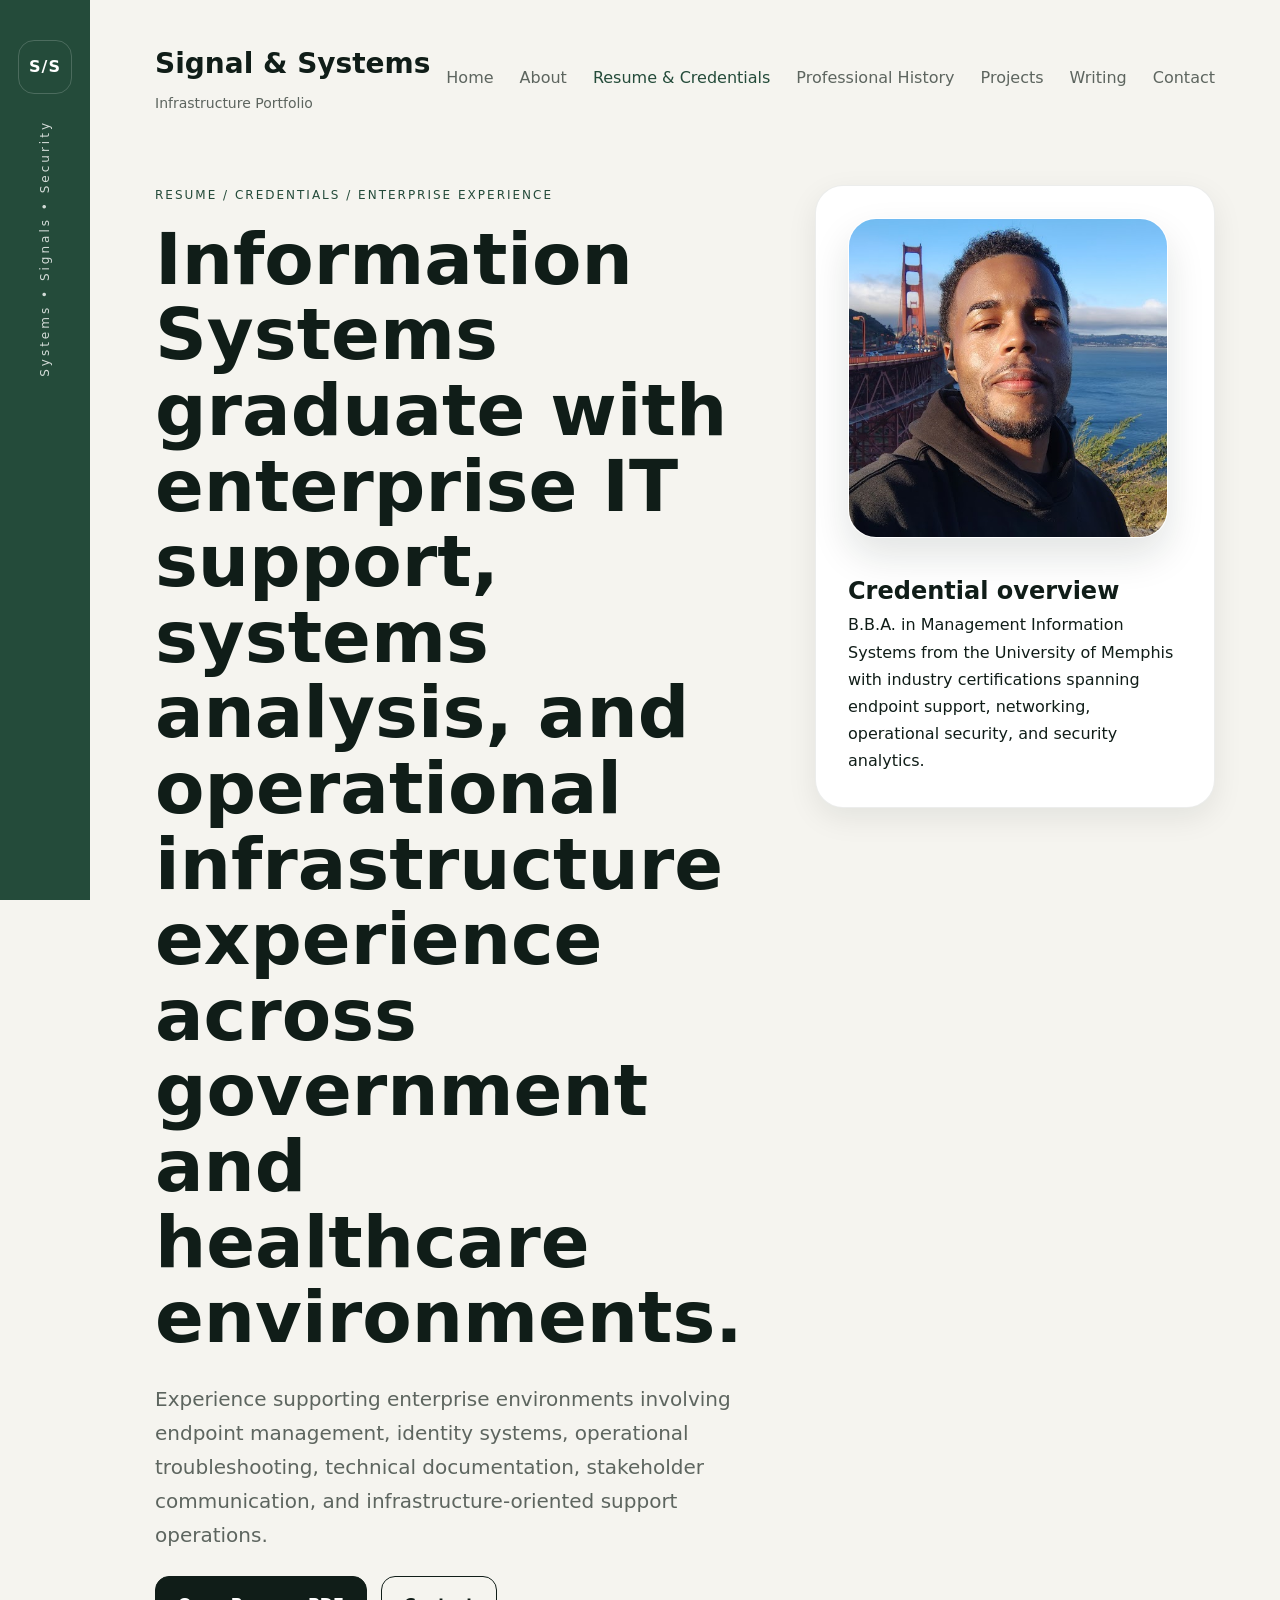
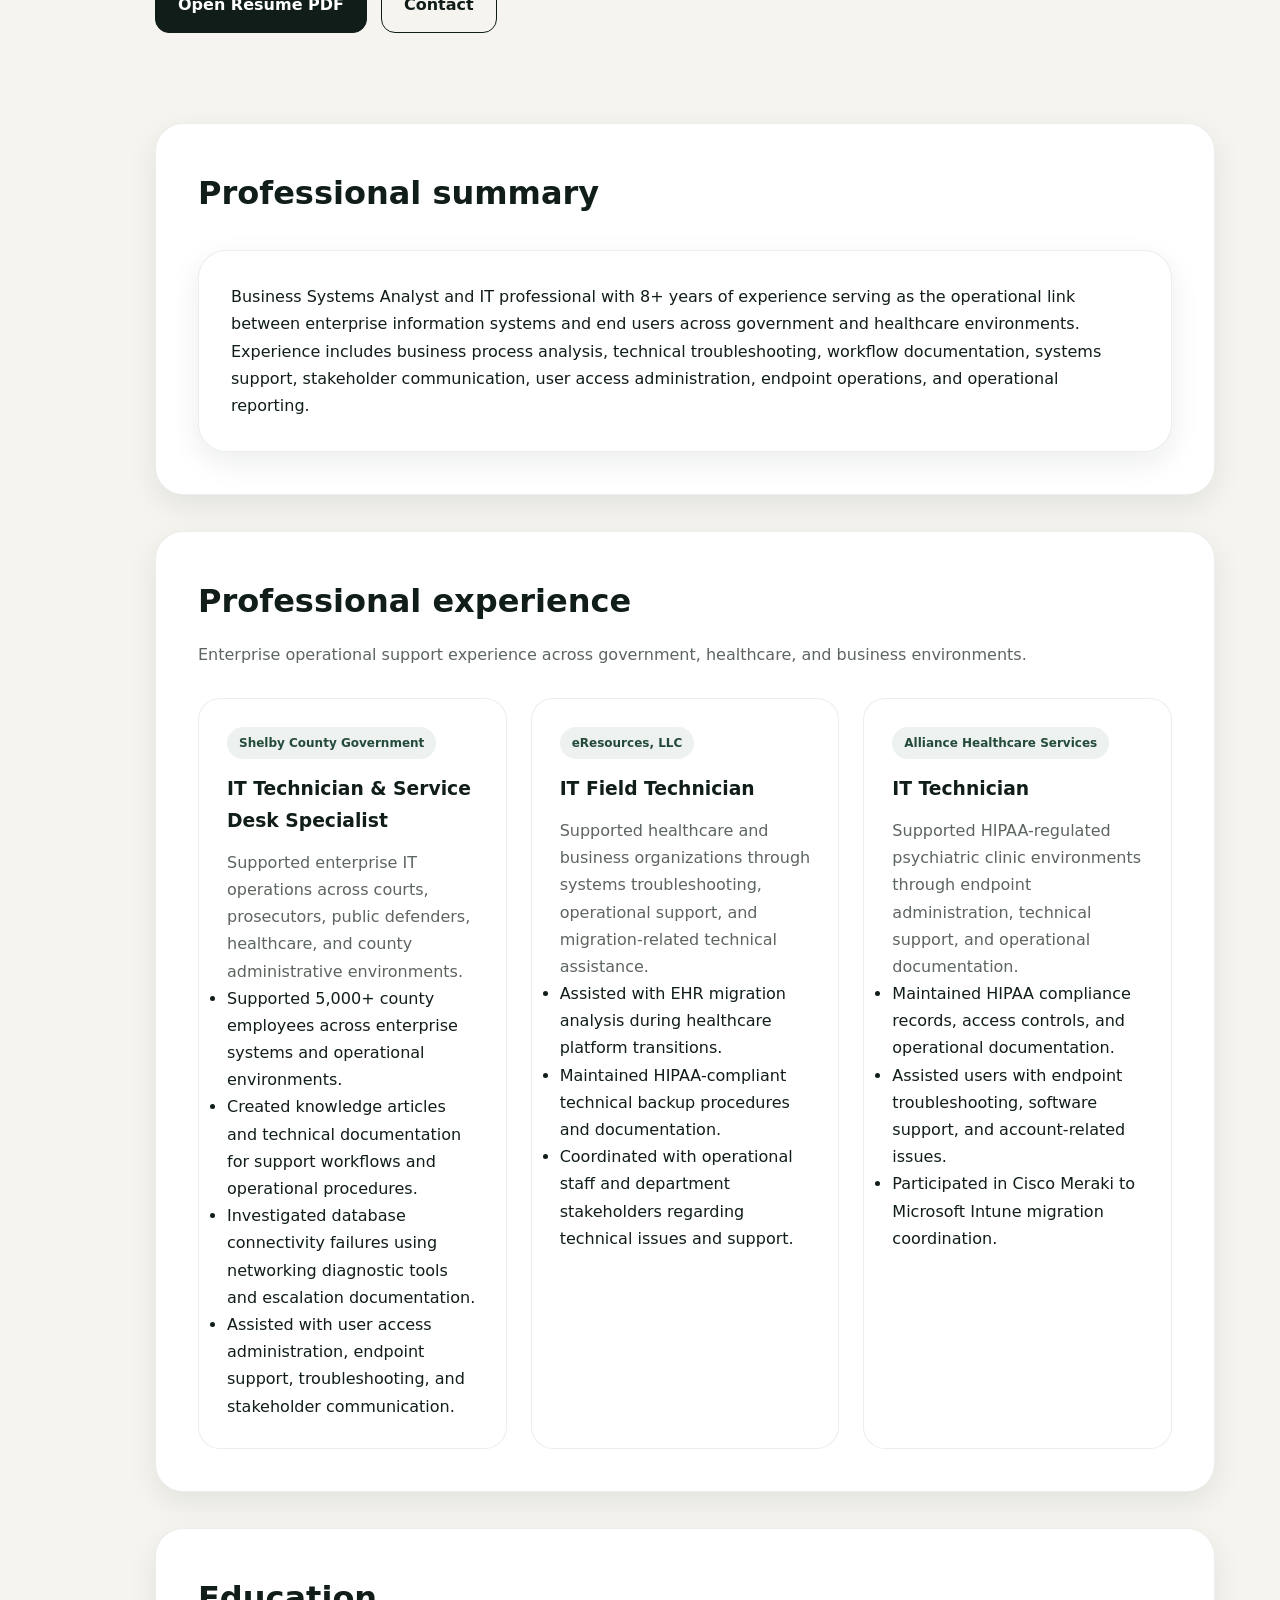
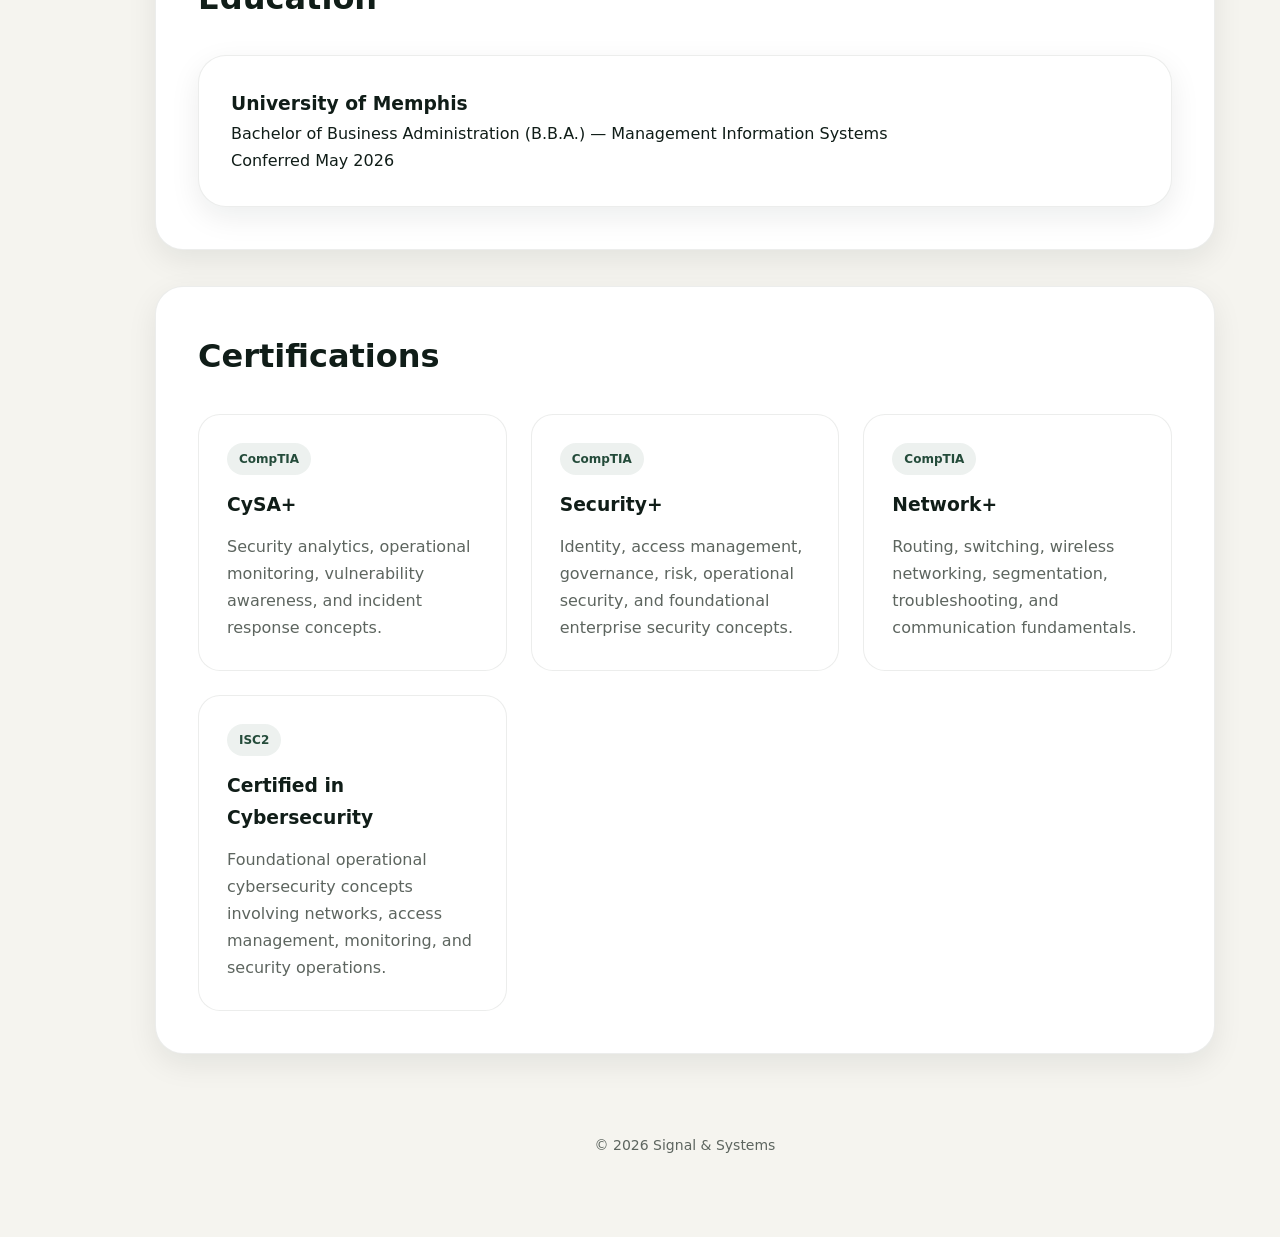
<file: resume.html>
<!DOCTYPE html>
<html lang="en">

<head>

  <meta charset="UTF-8" />

  <meta
    name="viewport"
    content="width=device-width, initial-scale=1.0"
  />

  <title>
    Resume & Credentials | Signal & Systems
  </title>

  <link
    rel="stylesheet"
    href="assets/css/style.css"
  />

</head>

<body>

<div class="shell">

  <!-- LEFT RAIL -->

  <aside class="rail">

    <div class="mark">
      S/S
    </div>

    <div class="rail-text">
      Systems • Signals • Security
    </div>

  </aside>

  <!-- MAIN CONTENT -->

  <div class="content">

    <!-- HEADER -->

    <header class="site-header">

      <a
        href="index.html"
        class="brand"
      >

        <div class="brand-title">
          Signal & Systems
        </div>

        <div class="brand-subtitle">
          Infrastructure Portfolio
        </div>

      </a>

      <button class="nav-toggle">
        ☰
      </button>

      <nav
        class="main-nav"
        id="main-nav"
      >

        <a href="index.html">
          Home
        </a>

        <a href="about.html">
          About
        </a>

        <a
          href="resume.html"
          class="active"
        >
          Resume & Credentials
        </a>

        <a href="history.html">
          Professional History
        </a>

        <a href="projects.html">
          Projects
        </a>

        <a href="writing.html">
          Writing
        </a>

        <a href="contact.html">
          Contact
        </a>

      </nav>

    </header>

    <!-- MAIN -->

    <main>

      <!-- HERO -->

      <section class="hero">

        <div>

          <p class="eyebrow">
            Resume / credentials / enterprise experience
          </p>

          <h1>

            Information Systems graduate with enterprise IT support, systems analysis, and operational infrastructure experience across government and healthcare environments.

          </h1>

          <p class="hero-copy">

            Experience supporting enterprise environments involving endpoint management, identity systems, operational troubleshooting, technical documentation, stakeholder communication, and infrastructure-oriented support operations.

          </p>

          <div class="button-row">

            <a
              href="Brown_Langston_Resume.pdf"
              target="_blank"
              class="btn primary"
            >
              Open Resume PDF
            </a>

            <a
              href="contact.html"
              class="btn"
            >
              Contact
            </a>

          </div>

        </div>

        <!-- SIDE CARD -->

        <aside class="note-card">

          <img
            src="photo.jpg"
            alt="Professional portrait"
            class="profile-photo"
          />

          <h2>
            Credential overview
          </h2>

          <p>

            B.B.A. in Management Information Systems from the University of Memphis with industry certifications spanning endpoint support, networking, operational security, and security analytics.

          </p>

        </aside>

      </section>

      <!-- PROFESSIONAL SUMMARY -->

      <section class="panel">

        <div class="section-head">

          <h2>
            Professional summary
          </h2>

        </div>

        <div class="note-card">

          <p>

            Business Systems Analyst and IT professional with 8+ years of experience serving as the operational link between enterprise information systems and end users across government and healthcare environments. Experience includes business process analysis, technical troubleshooting, workflow documentation, systems support, stakeholder communication, user access administration, endpoint operations, and operational reporting.

          </p>

        </div>

      </section>

      <!-- EXPERIENCE -->

      <section class="panel">

        <div class="section-head">

          <h2>
            Professional experience
          </h2>

          <p>

            Enterprise operational support experience across government, healthcare, and business environments.

          </p>

        </div>

        <div class="card-grid">

          <!-- SHELBY COUNTY -->

          <article class="card">

            <span class="tag">
              Shelby County Government
            </span>

            <h3>
              IT Technician & Service Desk Specialist
            </h3>

            <p>

              Supported enterprise IT operations across courts, prosecutors, public defenders, healthcare, and county administrative environments.

            </p>

            <ul>

              <li>
                Supported 5,000+ county employees across enterprise systems and operational environments.
              </li>

              <li>
                Created knowledge articles and technical documentation for support workflows and operational procedures.
              </li>

              <li>
                Investigated database connectivity failures using networking diagnostic tools and escalation documentation.
              </li>

              <li>
                Assisted with user access administration, endpoint support, troubleshooting, and stakeholder communication.
              </li>

            </ul>

          </article>

          <!-- ERESOURCES -->

          <article class="card">

            <span class="tag">
              eResources, LLC
            </span>

            <h3>
              IT Field Technician
            </h3>

            <p>

              Supported healthcare and business organizations through systems troubleshooting, operational support, and migration-related technical assistance.

            </p>

            <ul>

              <li>
                Assisted with EHR migration analysis during healthcare platform transitions.
              </li>

              <li>
                Maintained HIPAA-compliant technical backup procedures and documentation.
              </li>

              <li>
                Coordinated with operational staff and department stakeholders regarding technical issues and support.
              </li>

            </ul>

          </article>

          <!-- ALLIANCE -->

          <article class="card">

            <span class="tag">
              Alliance Healthcare Services
            </span>

            <h3>
              IT Technician
            </h3>

            <p>

              Supported HIPAA-regulated psychiatric clinic environments through endpoint administration, technical support, and operational documentation.

            </p>

            <ul>

              <li>
                Maintained HIPAA compliance records, access controls, and operational documentation.
              </li>

              <li>
                Assisted users with endpoint troubleshooting, software support, and account-related issues.
              </li>

              <li>
                Participated in Cisco Meraki to Microsoft Intune migration coordination.
              </li>

            </ul>

          </article>

        </div>

      </section>

      <!-- EDUCATION -->

      <section class="panel">

        <div class="section-head">

          <h2>
            Education
          </h2>

        </div>

        <div class="note-card">

          <h3>
            University of Memphis
          </h3>

          <p>

            Bachelor of Business Administration (B.B.A.) — Management Information Systems

          </p>

          <p>

            Conferred May 2026

          </p>

        </div>

      </section>

      <!-- CERTIFICATIONS -->

      <section class="panel">

        <div class="section-head">

          <h2>
            Certifications
          </h2>

        </div>

        <div class="card-grid">

          <article class="card">

            <span class="tag">
              CompTIA
            </span>

            <h3>
              CySA+
            </h3>

            <p>

              Security analytics, operational monitoring, vulnerability awareness, and incident response concepts.

            </p>

          </article>

          <article class="card">

            <span class="tag">
              CompTIA
            </span>

            <h3>
              Security+
            </h3>

            <p>

              Identity, access management, governance, risk, operational security, and foundational enterprise security concepts.

            </p>

          </article>

          <article class="card">

            <span class="tag">
              CompTIA
            </span>

            <h3>
              Network+
            </h3>

            <p>

              Routing, switching, wireless networking, segmentation, troubleshooting, and communication fundamentals.

            </p>

          </article>

          <article class="card">

            <span class="tag">
              ISC2
            </span>

            <h3>
              Certified in Cybersecurity
            </h3>

            <p>

              Foundational operational cybersecurity concepts involving networks, access management, monitoring, and security operations.

            </p>

          </article>

        </div>

      </section>

    </main>

    <!-- FOOTER -->

    <footer>
      © 2026 Signal & Systems
    </footer>

  </div>

</div>

<script src="assets/js/main.js"></script>

</body>
</html>
</file>
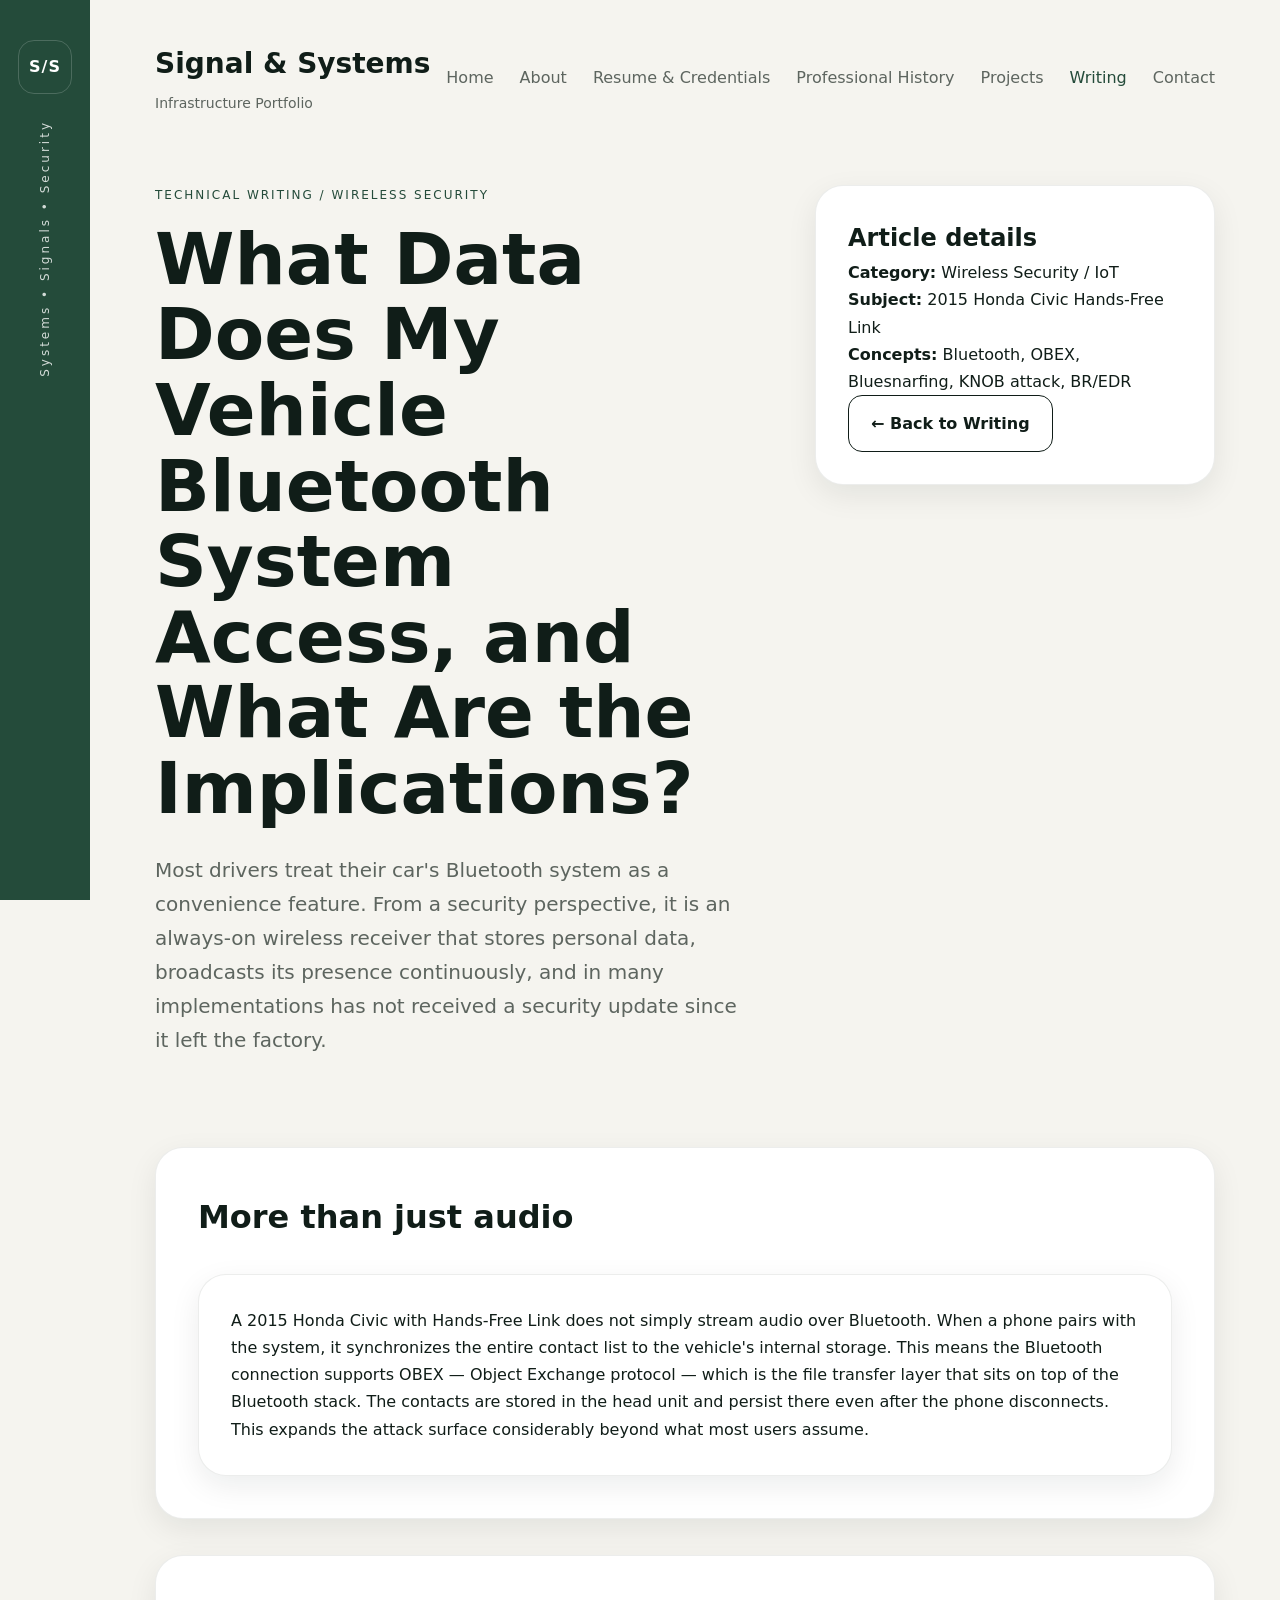
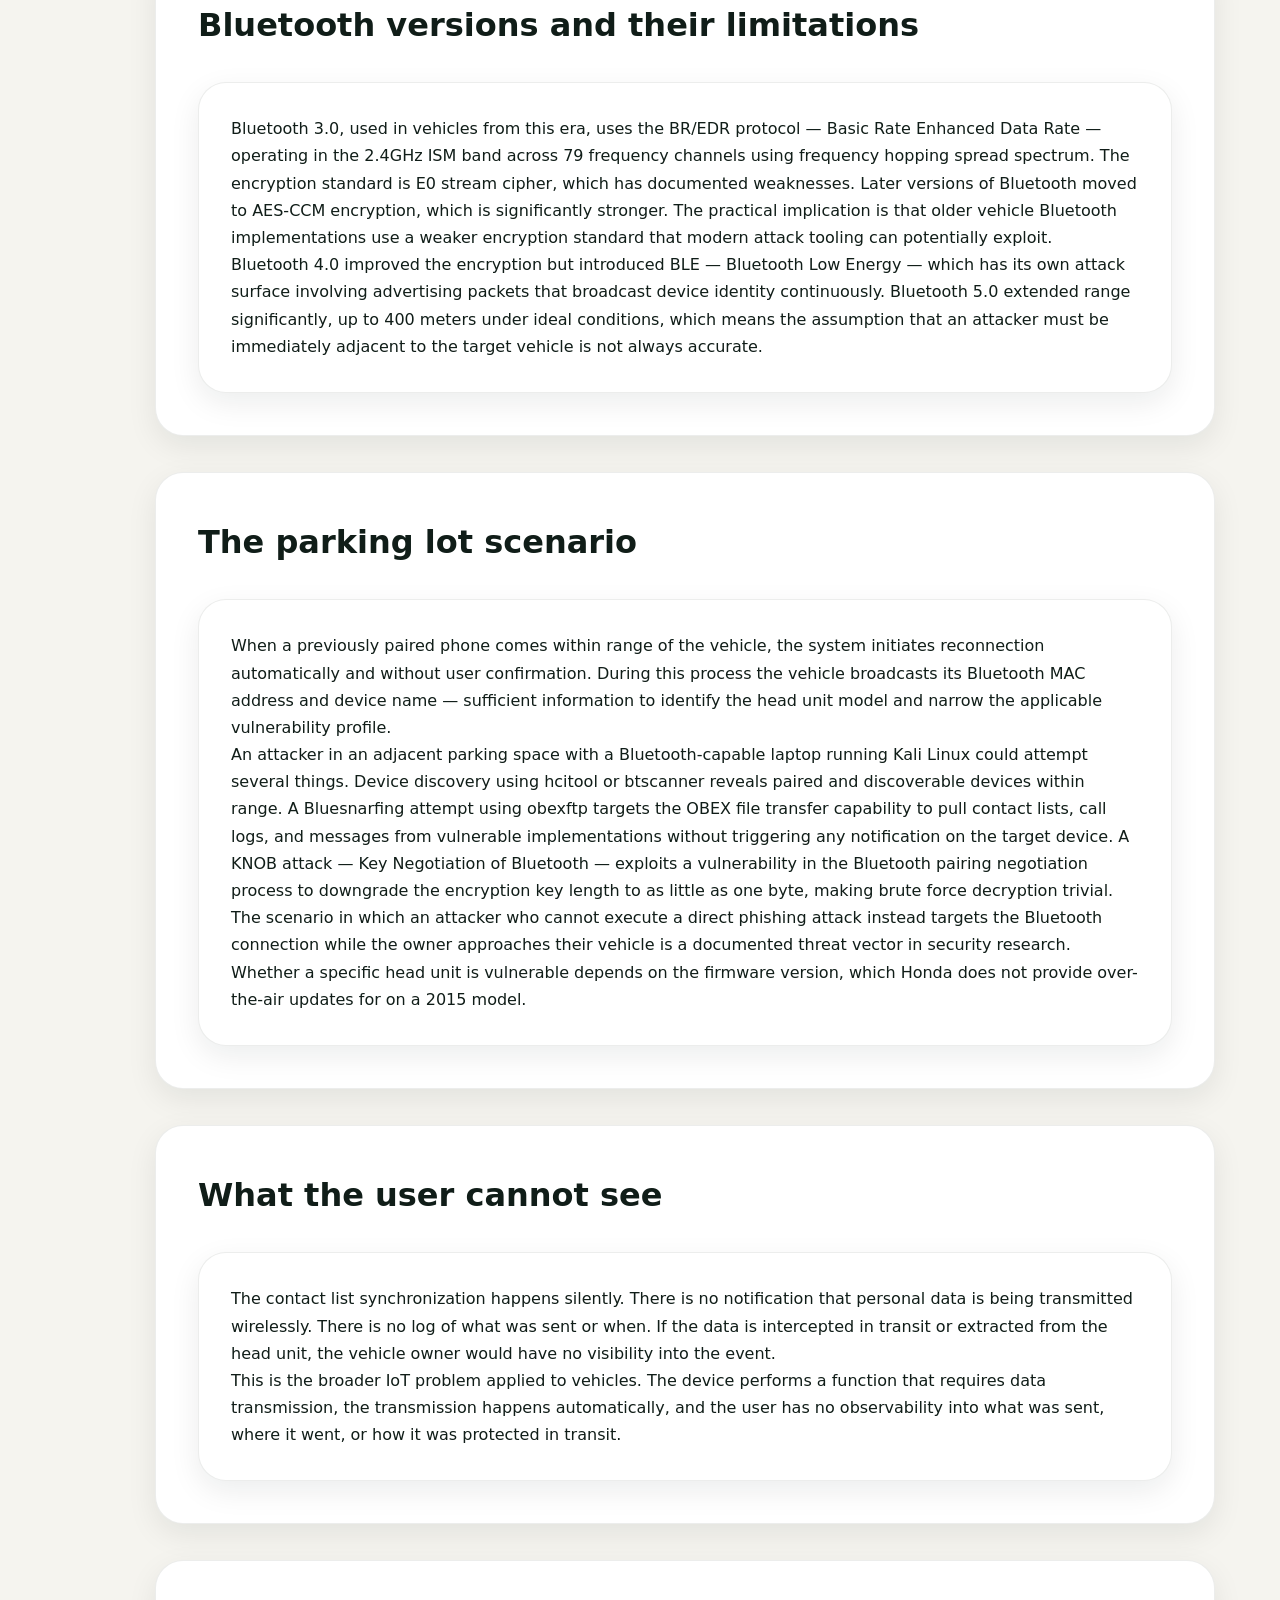
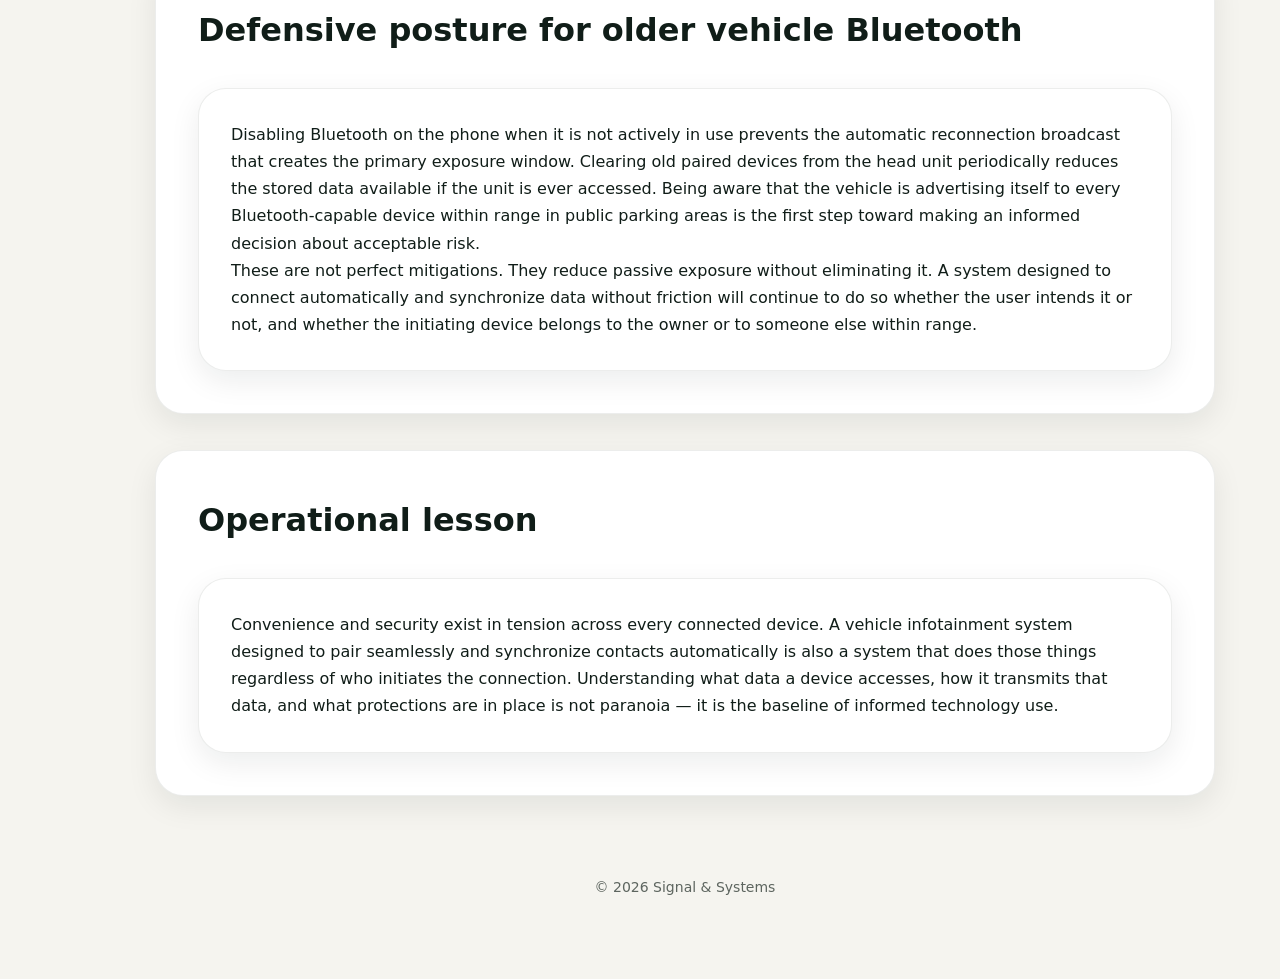
<file: writing-bluetooth-vehicle.html>
<!DOCTYPE html>
<html lang="en">
<head>
  <meta charset="UTF-8" />
  <meta name="viewport" content="width=device-width, initial-scale=1.0" />
  <title>Vehicle Bluetooth Security | Signal & Systems</title>
  <link rel="stylesheet" href="assets/css/style.css" />
</head>

<body>
<div class="shell">

  <aside class="rail">
    <div class="mark">S/S</div>
    <div class="rail-text">Systems • Signals • Security</div>
  </aside>

  <div class="content">

    <header class="site-header">
      <a href="index.html" class="brand">
        <div class="brand-title">Signal & Systems</div>
        <div class="brand-subtitle">Infrastructure Portfolio</div>
      </a>
      <button class="nav-toggle">☰</button>
      <nav class="main-nav" id="main-nav">
        <a href="index.html">Home</a>
        <a href="about.html">About</a>
        <a href="resume.html">Resume & Credentials</a>
        <a href="history.html">Professional History</a>
        <a href="projects.html">Projects</a>
        <a href="writing.html" class="active">Writing</a>
        <a href="contact.html">Contact</a>
      </nav>
    </header>

    <main>

      <section class="hero">
        <div>
          <p class="eyebrow">Technical writing / wireless security</p>
          <h1>What Data Does My Vehicle Bluetooth System Access, and What Are the Implications?</h1>
          <p class="hero-copy">
            Most drivers treat their car's Bluetooth system as a convenience feature.
            From a security perspective, it is an always-on wireless receiver that stores
            personal data, broadcasts its presence continuously, and in many implementations
            has not received a security update since it left the factory.
          </p>
        </div>

        <aside class="note-card">
          <h2>Article details</h2>
          <p><strong>Category:</strong> Wireless Security / IoT</p>
          <p><strong>Subject:</strong> 2015 Honda Civic Hands-Free Link</p>
          <p><strong>Concepts:</strong> Bluetooth, OBEX, Bluesnarfing, KNOB attack, BR/EDR</p>
          <a href="writing.html" class="btn">← Back to Writing</a>
        </aside>
      </section>

      <section class="panel">
        <div class="section-head">
          <h2>More than just audio</h2>
        </div>
        <div class="note-card">
          <p>
            A 2015 Honda Civic with Hands-Free Link does not simply stream audio over
            Bluetooth. When a phone pairs with the system, it synchronizes the entire
            contact list to the vehicle's internal storage. This means the Bluetooth
            connection supports OBEX — Object Exchange protocol — which is the
            file transfer layer that sits on top of the Bluetooth stack. The contacts
            are stored in the head unit and persist there even after the phone
            disconnects. This expands the attack surface considerably beyond what
            most users assume.
          </p>
        </div>
      </section>

      <section class="panel">
        <div class="section-head">
          <h2>Bluetooth versions and their limitations</h2>
        </div>
        <div class="note-card">
          <p>
            Bluetooth 3.0, used in vehicles from this era, uses the BR/EDR protocol —
            Basic Rate Enhanced Data Rate — operating in the 2.4GHz ISM band across
            79 frequency channels using frequency hopping spread spectrum. The
            encryption standard is E0 stream cipher, which has documented weaknesses.
            Later versions of Bluetooth moved to AES-CCM encryption, which is
            significantly stronger. The practical implication is that older vehicle
            Bluetooth implementations use a weaker encryption standard that modern
            attack tooling can potentially exploit.
          </p>
          <p>
            Bluetooth 4.0 improved the encryption but introduced BLE — Bluetooth Low
            Energy — which has its own attack surface involving advertising packets
            that broadcast device identity continuously. Bluetooth 5.0 extended range
            significantly, up to 400 meters under ideal conditions, which means the
            assumption that an attacker must be immediately adjacent to the target
            vehicle is not always accurate.
          </p>
        </div>
      </section>

      <section class="panel">
        <div class="section-head">
          <h2>The parking lot scenario</h2>
        </div>
        <div class="note-card">
          <p>
            When a previously paired phone comes within range of the vehicle, the
            system initiates reconnection automatically and without user confirmation.
            During this process the vehicle broadcasts its Bluetooth MAC address and
            device name — sufficient information to identify the head unit model and
            narrow the applicable vulnerability profile.
          </p>
          <p>
            An attacker in an adjacent parking space with a Bluetooth-capable laptop
            running Kali Linux could attempt several things. Device discovery using
            hcitool or btscanner reveals paired and discoverable devices within range.
            A Bluesnarfing attempt using obexftp targets the OBEX file transfer
            capability to pull contact lists, call logs, and messages from vulnerable
            implementations without triggering any notification on the target device.
            A KNOB attack — Key Negotiation of Bluetooth — exploits a vulnerability
            in the Bluetooth pairing negotiation process to downgrade the encryption
            key length to as little as one byte, making brute force decryption trivial.
          </p>
          <p>
            The scenario in which an attacker who cannot execute a direct phishing
            attack instead targets the Bluetooth connection while the owner approaches
            their vehicle is a documented threat vector in security research. Whether
            a specific head unit is vulnerable depends on the firmware version, which
            Honda does not provide over-the-air updates for on a 2015 model.
          </p>
        </div>
      </section>

      <section class="panel">
        <div class="section-head">
          <h2>What the user cannot see</h2>
        </div>
        <div class="note-card">
          <p>
            The contact list synchronization happens silently. There is no notification
            that personal data is being transmitted wirelessly. There is no log of what
            was sent or when. If the data is intercepted in transit or extracted from
            the head unit, the vehicle owner would have no visibility into the event.
          </p>
          <p>
            This is the broader IoT problem applied to vehicles. The device performs a
            function that requires data transmission, the transmission happens
            automatically, and the user has no observability into what was sent, where
            it went, or how it was protected in transit.
          </p>
        </div>
      </section>

      <section class="panel">
        <div class="section-head">
          <h2>Defensive posture for older vehicle Bluetooth</h2>
        </div>
        <div class="note-card">
          <p>
            Disabling Bluetooth on the phone when it is not actively in use prevents
            the automatic reconnection broadcast that creates the primary exposure
            window. Clearing old paired devices from the head unit periodically reduces
            the stored data available if the unit is ever accessed. Being aware that
            the vehicle is advertising itself to every Bluetooth-capable device within
            range in public parking areas is the first step toward making an informed
            decision about acceptable risk.
          </p>
          <p>
            These are not perfect mitigations. They reduce passive exposure without
            eliminating it. A system designed to connect automatically and synchronize
            data without friction will continue to do so whether the user intends it
            or not, and whether the initiating device belongs to the owner or to
            someone else within range.
          </p>
        </div>
      </section>

      <section class="panel">
        <div class="section-head">
          <h2>Operational lesson</h2>
        </div>
        <div class="note-card">
          <p>
            Convenience and security exist in tension across every connected device.
            A vehicle infotainment system designed to pair seamlessly and synchronize
            contacts automatically is also a system that does those things regardless
            of who initiates the connection. Understanding what data a device accesses,
            how it transmits that data, and what protections are in place is not
            paranoia — it is the baseline of informed technology use.
          </p>
        </div>
      </section>

    </main>

    <footer>© 2026 Signal & Systems</footer>

  </div>
</div>
<script src="assets/js/main.js"></script>
</body>
</html>
</file>
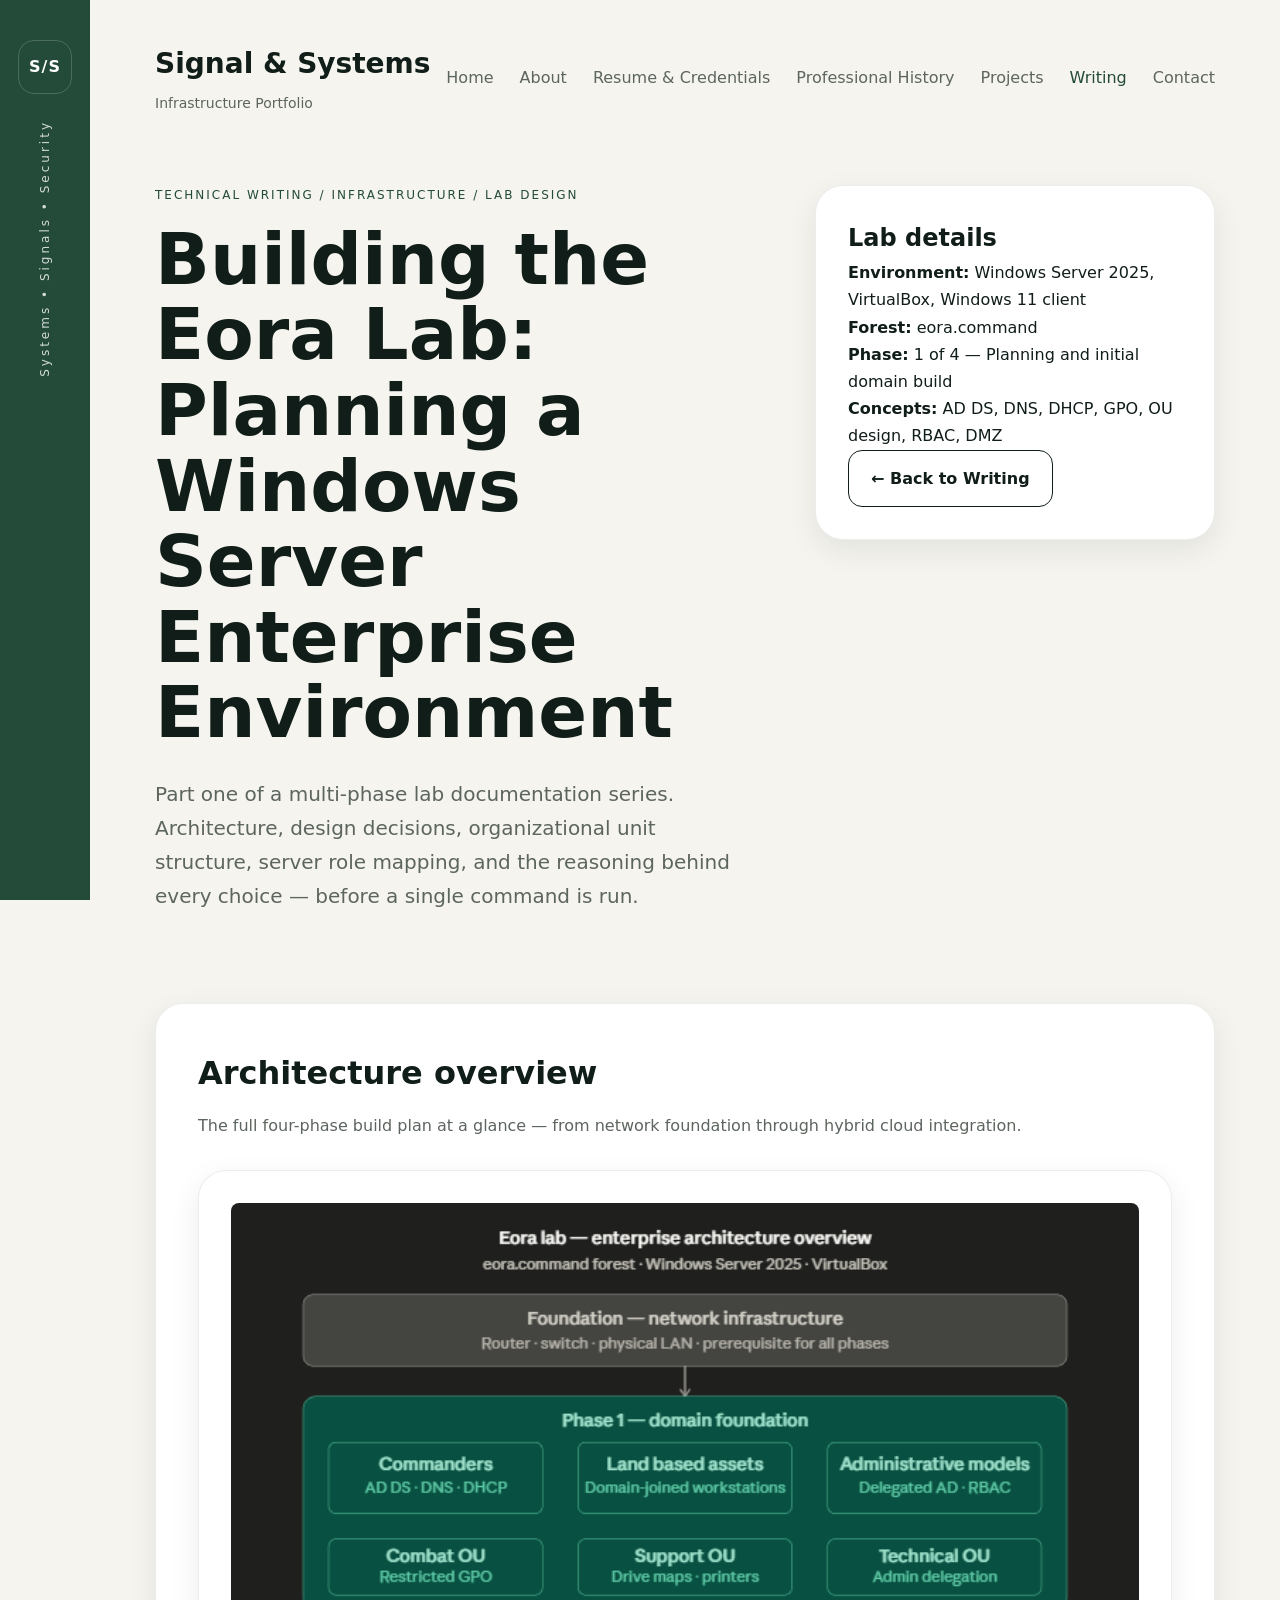
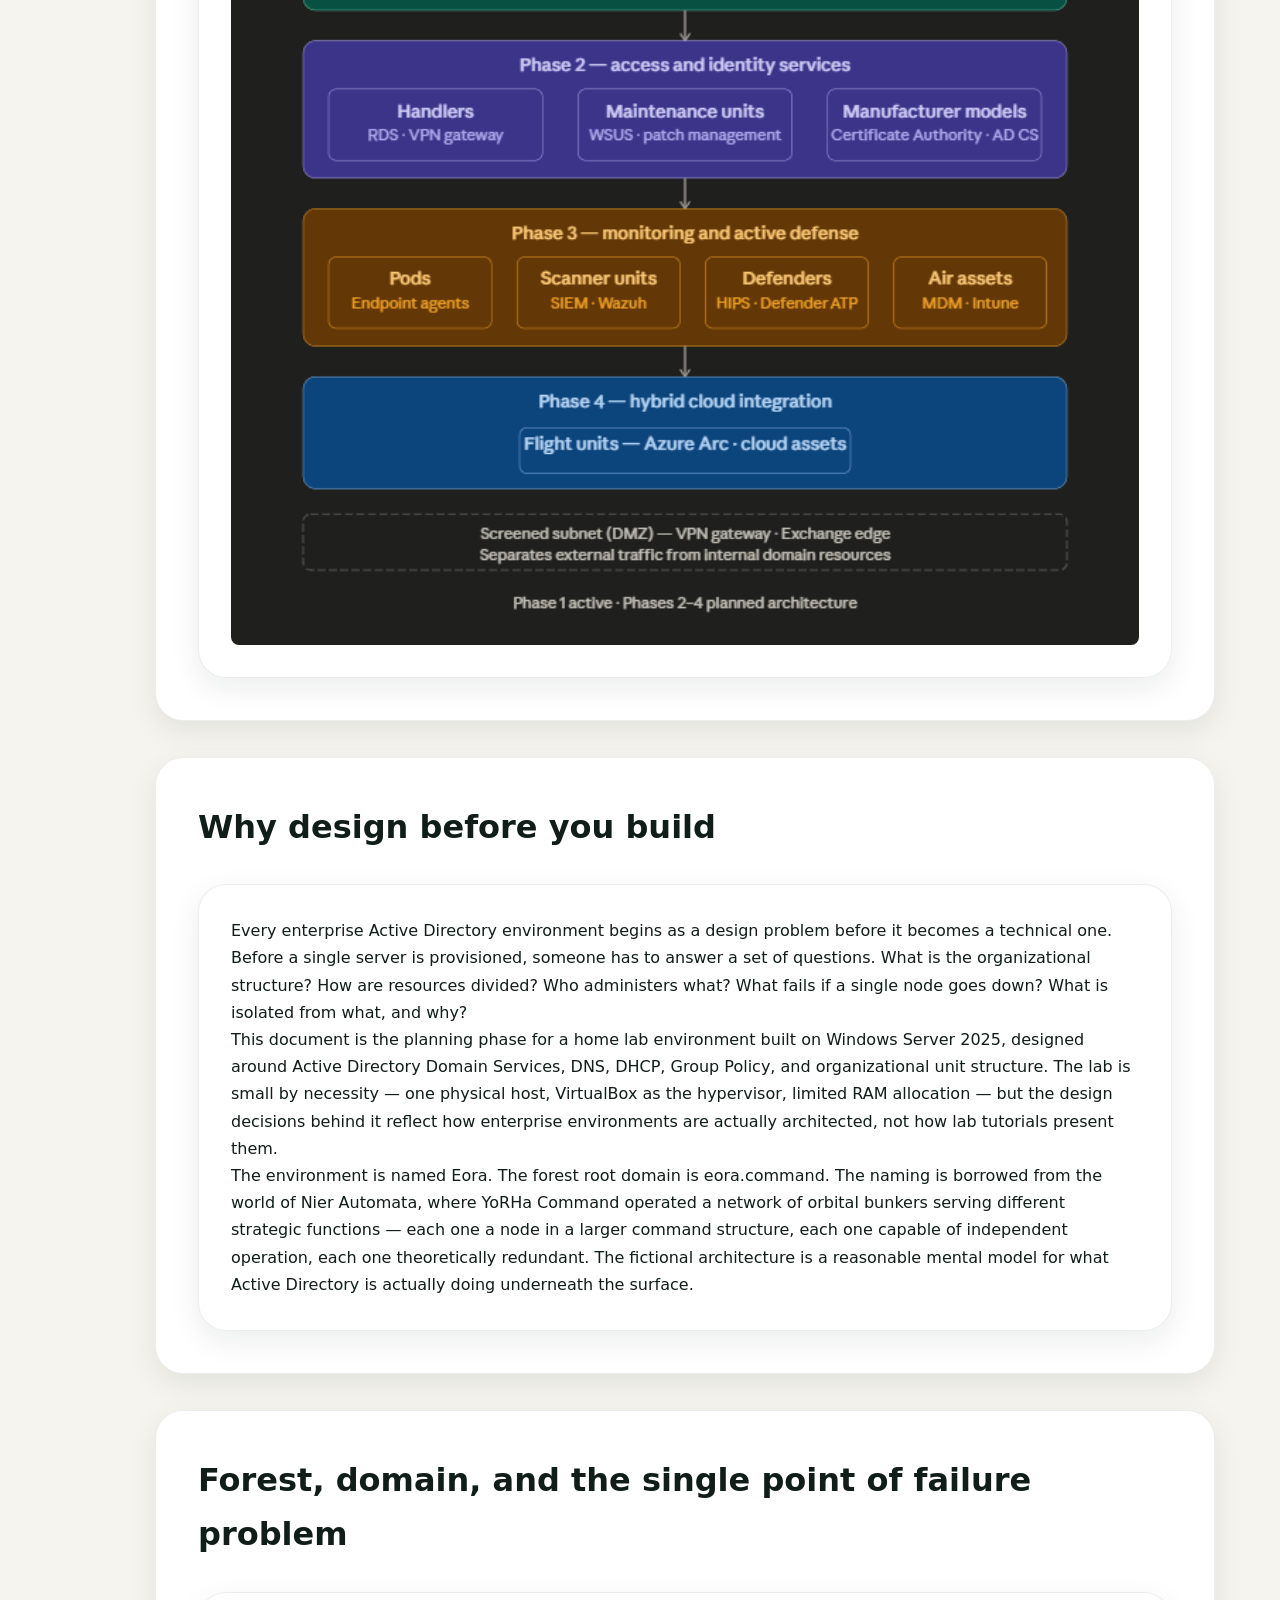
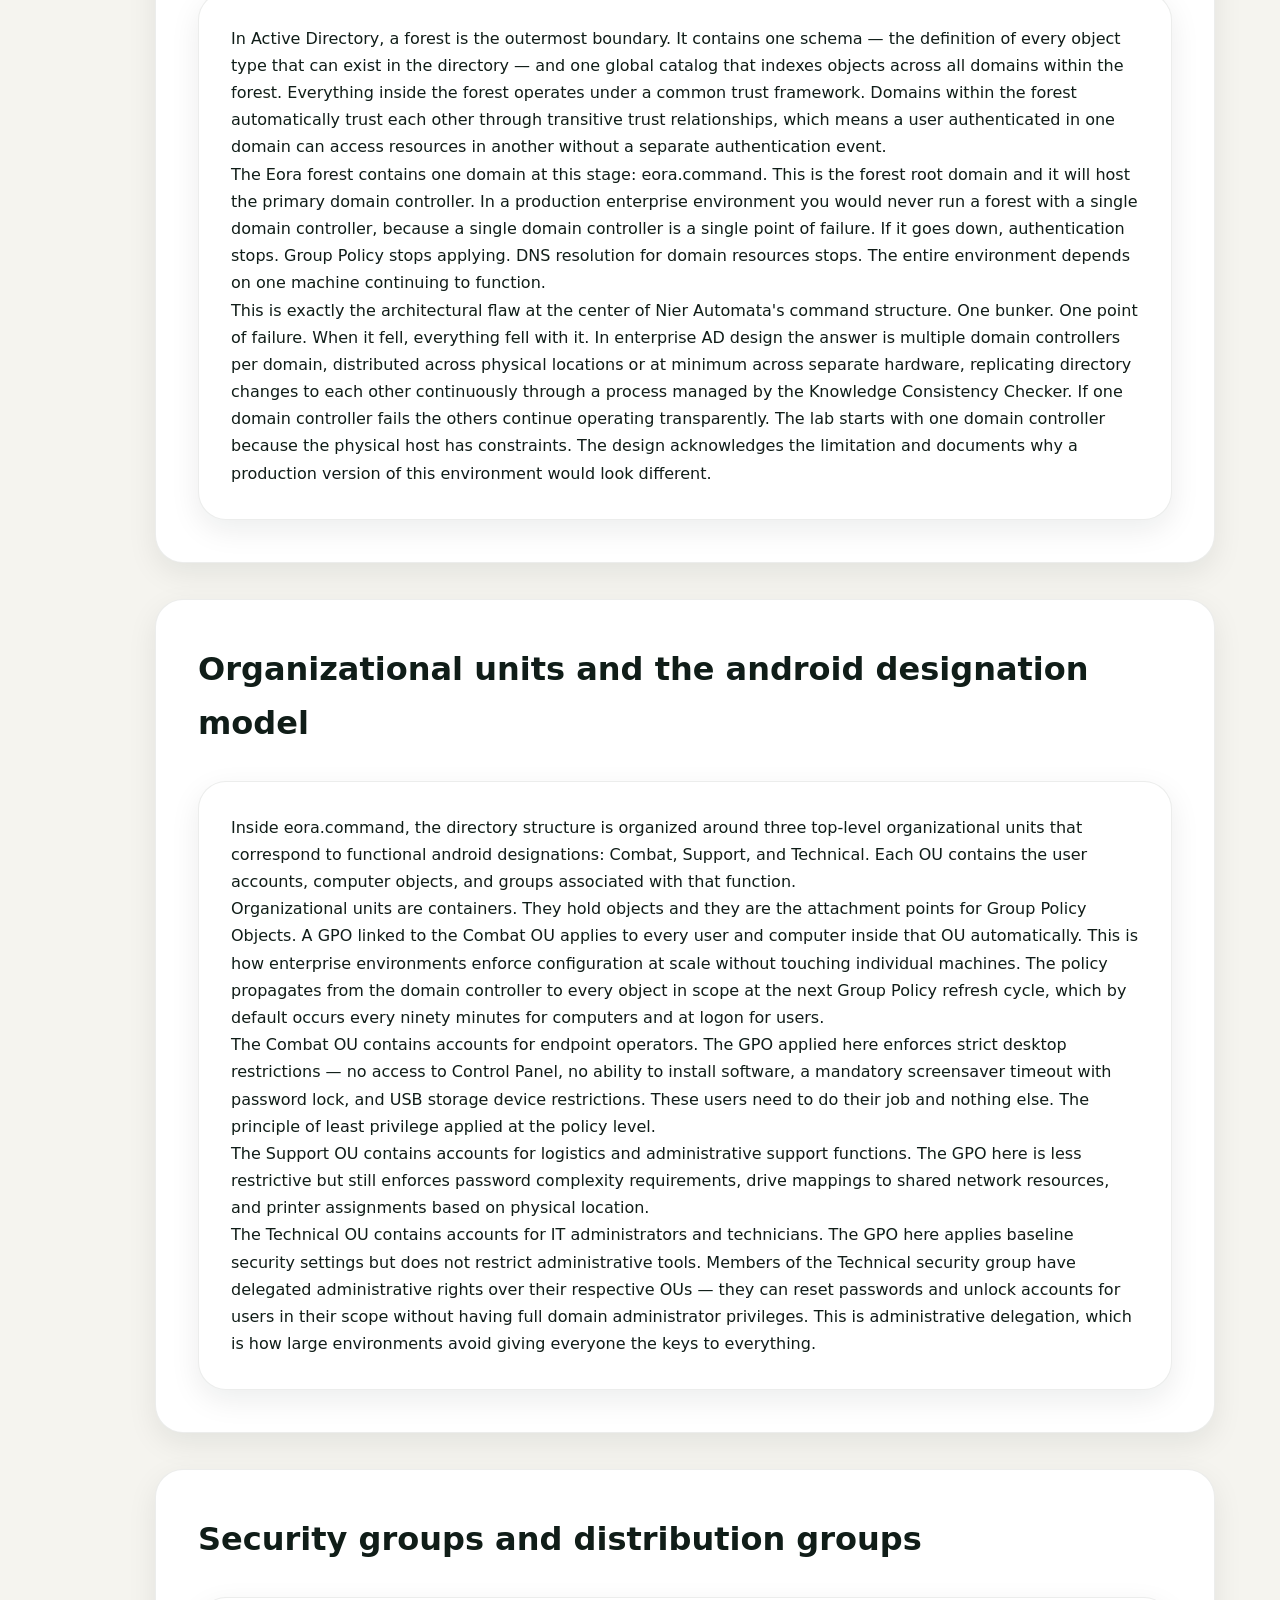
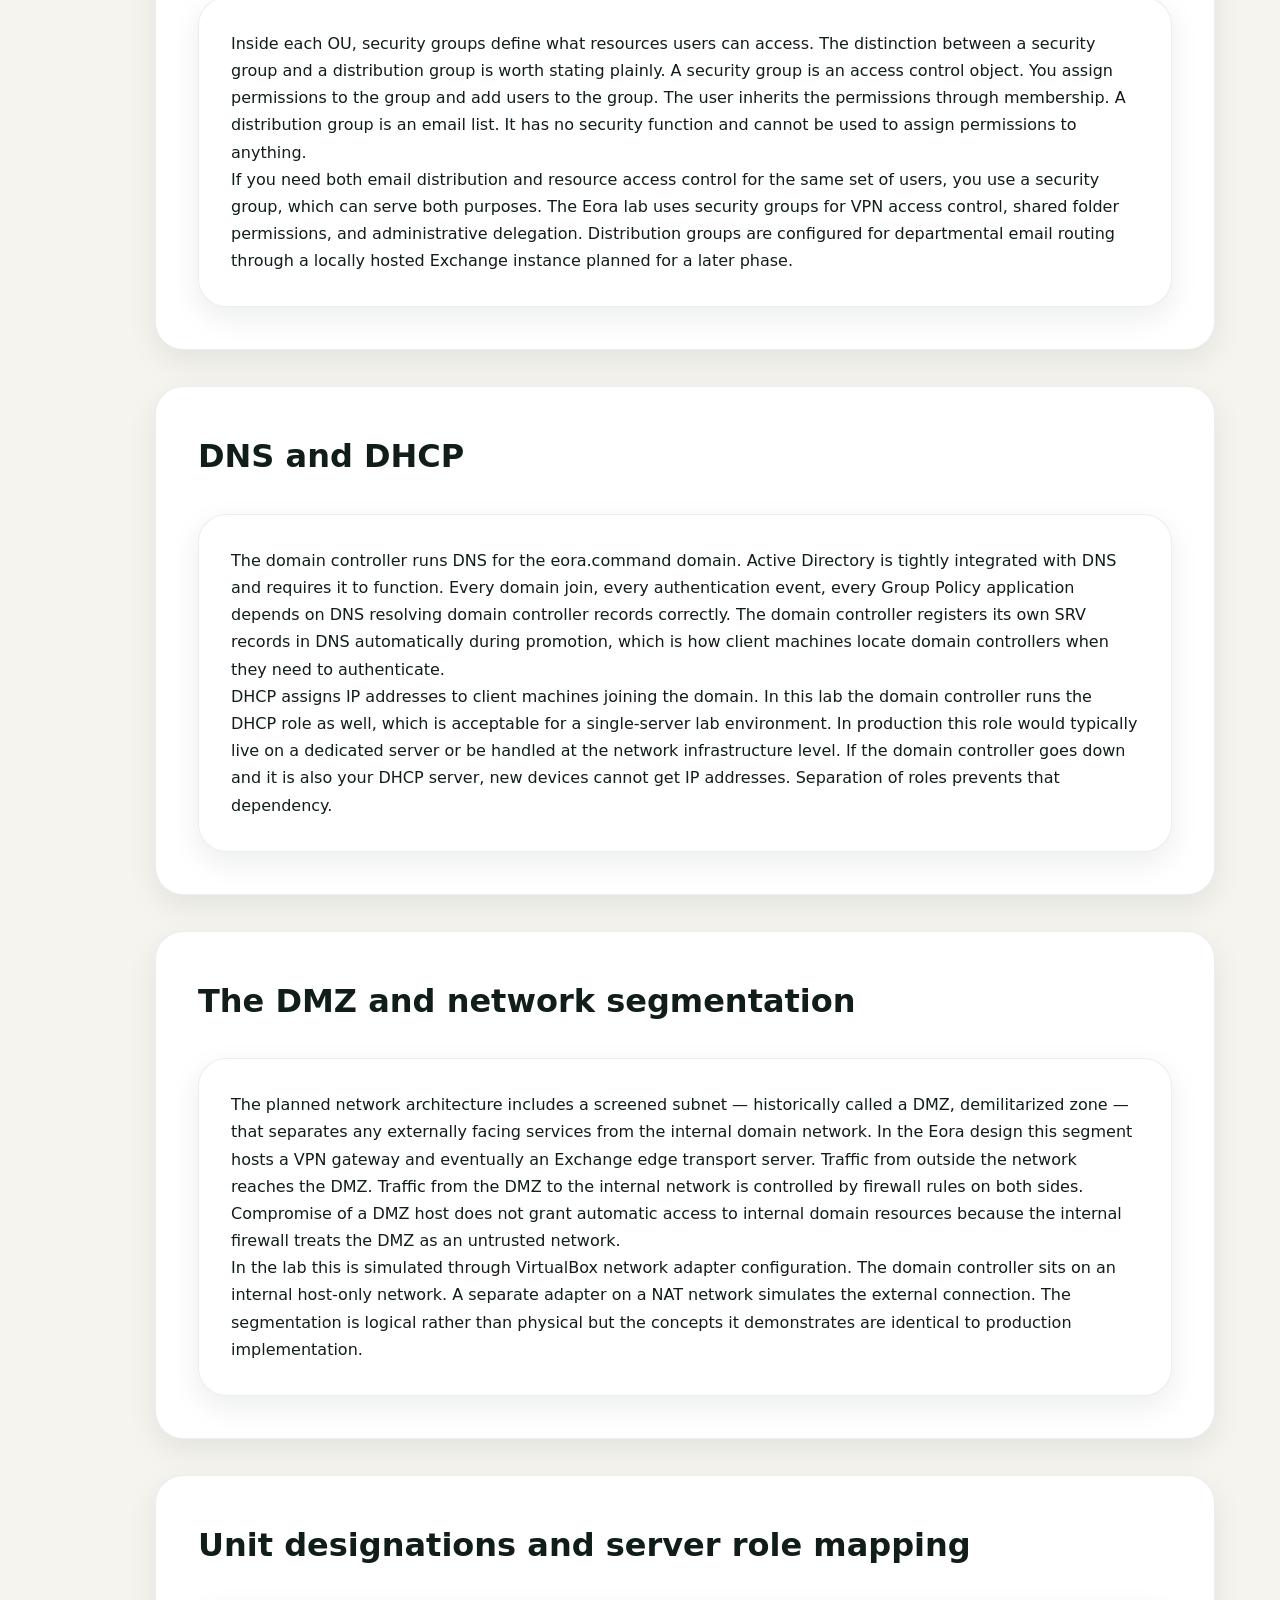
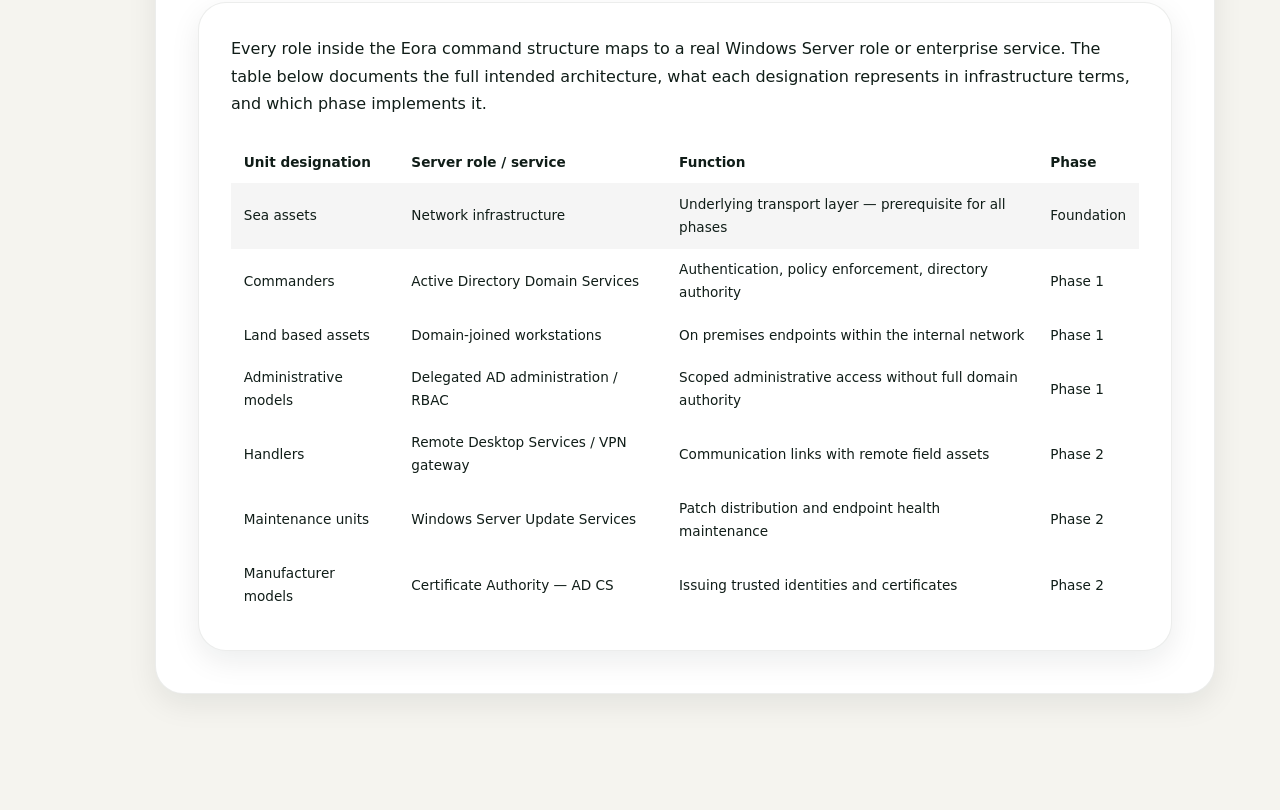
<file: writing-eora-lab.html>
<!DOCTYPE html>
<html lang="en">
<head>
  <meta charset="UTF-8" />
  <meta name="viewport" content="width=device-width, initial-scale=1.0" />
  <title>Building the Eora Lab | Signal & Systems</title>
  <link rel="stylesheet" href="assets/css/style.css" />
</head>

<body>
<div class="shell">

  <aside class="rail">
    <div class="mark">S/S</div>
    <div class="rail-text">Systems • Signals • Security</div>
  </aside>

  <div class="content">

    <header class="site-header">
      <a href="index.html" class="brand">
        <div class="brand-title">Signal & Systems</div>
        <div class="brand-subtitle">Infrastructure Portfolio</div>
      </a>
      <button class="nav-toggle">☰</button>
      <nav class="main-nav" id="main-nav">
        <a href="index.html">Home</a>
        <a href="about.html">About</a>
        <a href="resume.html">Resume & Credentials</a>
        <a href="history.html">Professional History</a>
        <a href="projects.html">Projects</a>
        <a href="writing.html" class="active">Writing</a>
        <a href="contact.html">Contact</a>
      </nav>
    </header>

    <main>

      <section class="hero">
        <div>
          <p class="eyebrow">Technical writing / infrastructure / lab design</p>
          <h1>Building the Eora Lab: Planning a Windows Server Enterprise Environment</h1>
          <p class="hero-copy">
            Part one of a multi-phase lab documentation series. Architecture, design 
            decisions, organizational unit structure, server role mapping, and the 
            reasoning behind every choice — before a single command is run.
          </p>
        </div>

        <aside class="note-card">
          <h2>Lab details</h2>
          <p><strong>Environment:</strong> Windows Server 2025, VirtualBox, Windows 11 client</p>
          <p><strong>Forest:</strong> eora.command</p>
          <p><strong>Phase:</strong> 1 of 4 — Planning and initial domain build</p>
          <p><strong>Concepts:</strong> AD DS, DNS, DHCP, GPO, OU design, RBAC, DMZ</p>
          <a href="writing.html" class="btn">← Back to Writing</a>
        </aside>
      </section>

      <section class="panel">
        <div class="section-head">
          <h2>Architecture overview</h2>
          <p>
            The full four-phase build plan at a glance — from network foundation 
            through hybrid cloud integration.
          </p>
        </div>
        <div class="note-card">
          <img 
            src="eora-lab-diagram.png" 
            alt="Eora lab architecture diagram showing four phases from network foundation through hybrid cloud integration, with each phase mapping fictional YoRHa unit designations to real Windows Server roles" 
            style="width:100%; border-radius:8px; display:block;"
          />
        </div>
      </section>

      <section class="panel">
        <div class="section-head">
          <h2>Why design before you build</h2>
        </div>
        <div class="note-card">
          <p>
            Every enterprise Active Directory environment begins as a design problem 
            before it becomes a technical one. Before a single server is provisioned, 
            someone has to answer a set of questions. What is the organizational 
            structure? How are resources divided? Who administers what? What fails 
            if a single node goes down? What is isolated from what, and why?
          </p>
          <p>
            This document is the planning phase for a home lab environment built on 
            Windows Server 2025, designed around Active Directory Domain Services, 
            DNS, DHCP, Group Policy, and organizational unit structure. The lab is 
            small by necessity — one physical host, VirtualBox as the hypervisor, 
            limited RAM allocation — but the design decisions behind it reflect how 
            enterprise environments are actually architected, not how lab tutorials 
            present them.
          </p>
          <p>
            The environment is named Eora. The forest root domain is eora.command. 
            The naming is borrowed from the world of Nier Automata, where YoRHa 
            Command operated a network of orbital bunkers serving different strategic 
            functions — each one a node in a larger command structure, each one 
            capable of independent operation, each one theoretically redundant. 
            The fictional architecture is a reasonable mental model for what Active 
            Directory is actually doing underneath the surface.
          </p>
        </div>
      </section>

      <section class="panel">
        <div class="section-head">
          <h2>Forest, domain, and the single point of failure problem</h2>
        </div>
        <div class="note-card">
          <p>
            In Active Directory, a forest is the outermost boundary. It contains 
            one schema — the definition of every object type that can exist in the 
            directory — and one global catalog that indexes objects across all domains 
            within the forest. Everything inside the forest operates under a common 
            trust framework. Domains within the forest automatically trust each other 
            through transitive trust relationships, which means a user authenticated 
            in one domain can access resources in another without a separate 
            authentication event.
          </p>
          <p>
            The Eora forest contains one domain at this stage: eora.command. This 
            is the forest root domain and it will host the primary domain controller. 
            In a production enterprise environment you would never run a forest with 
            a single domain controller, because a single domain controller is a single 
            point of failure. If it goes down, authentication stops. Group Policy stops 
            applying. DNS resolution for domain resources stops. The entire environment 
            depends on one machine continuing to function.
          </p>
          <p>
            This is exactly the architectural flaw at the center of Nier Automata's 
            command structure. One bunker. One point of failure. When it fell, 
            everything fell with it. In enterprise AD design the answer is multiple 
            domain controllers per domain, distributed across physical locations or 
            at minimum across separate hardware, replicating directory changes to 
            each other continuously through a process managed by the Knowledge 
            Consistency Checker. If one domain controller fails the others continue 
            operating transparently. The lab starts with one domain controller because 
            the physical host has constraints. The design acknowledges the limitation 
            and documents why a production version of this environment would look 
            different.
          </p>
        </div>
      </section>

      <section class="panel">
        <div class="section-head">
          <h2>Organizational units and the android designation model</h2>
        </div>
        <div class="note-card">
          <p>
            Inside eora.command, the directory structure is organized around three 
            top-level organizational units that correspond to functional android 
            designations: Combat, Support, and Technical. Each OU contains the user 
            accounts, computer objects, and groups associated with that function.
          </p>
          <p>
            Organizational units are containers. They hold objects and they are the 
            attachment points for Group Policy Objects. A GPO linked to the Combat OU 
            applies to every user and computer inside that OU automatically. This is 
            how enterprise environments enforce configuration at scale without touching 
            individual machines. The policy propagates from the domain controller to 
            every object in scope at the next Group Policy refresh cycle, which by 
            default occurs every ninety minutes for computers and at logon for users.
          </p>
          <p>
            The Combat OU contains accounts for endpoint operators. The GPO applied 
            here enforces strict desktop restrictions — no access to Control Panel, 
            no ability to install software, a mandatory screensaver timeout with 
            password lock, and USB storage device restrictions. These users need to 
            do their job and nothing else. The principle of least privilege applied 
            at the policy level.
          </p>
          <p>
            The Support OU contains accounts for logistics and administrative support 
            functions. The GPO here is less restrictive but still enforces password 
            complexity requirements, drive mappings to shared network resources, and 
            printer assignments based on physical location.
          </p>
          <p>
            The Technical OU contains accounts for IT administrators and technicians. 
            The GPO here applies baseline security settings but does not restrict 
            administrative tools. Members of the Technical security group have delegated 
            administrative rights over their respective OUs — they can reset passwords 
            and unlock accounts for users in their scope without having full domain 
            administrator privileges. This is administrative delegation, which is how 
            large environments avoid giving everyone the keys to everything.
          </p>
        </div>
      </section>

      <section class="panel">
        <div class="section-head">
          <h2>Security groups and distribution groups</h2>
        </div>
        <div class="note-card">
          <p>
            Inside each OU, security groups define what resources users can access. 
            The distinction between a security group and a distribution group is worth 
            stating plainly. A security group is an access control object. You assign 
            permissions to the group and add users to the group. The user inherits 
            the permissions through membership. A distribution group is an email list. 
            It has no security function and cannot be used to assign permissions to 
            anything.
          </p>
          <p>
            If you need both email distribution and resource access control for the 
            same set of users, you use a security group, which can serve both purposes. 
            The Eora lab uses security groups for VPN access control, shared folder 
            permissions, and administrative delegation. Distribution groups are 
            configured for departmental email routing through a locally hosted Exchange 
            instance planned for a later phase.
          </p>
        </div>
      </section>

      <section class="panel">
        <div class="section-head">
          <h2>DNS and DHCP</h2>
        </div>
        <div class="note-card">
          <p>
            The domain controller runs DNS for the eora.command domain. Active 
            Directory is tightly integrated with DNS and requires it to function. 
            Every domain join, every authentication event, every Group Policy 
            application depends on DNS resolving domain controller records correctly. 
            The domain controller registers its own SRV records in DNS automatically 
            during promotion, which is how client machines locate domain controllers 
            when they need to authenticate.
          </p>
          <p>
            DHCP assigns IP addresses to client machines joining the domain. In this 
            lab the domain controller runs the DHCP role as well, which is acceptable 
            for a single-server lab environment. In production this role would typically 
            live on a dedicated server or be handled at the network infrastructure level. 
            If the domain controller goes down and it is also your DHCP server, new 
            devices cannot get IP addresses. Separation of roles prevents that dependency.
          </p>
        </div>
      </section>

      <section class="panel">
        <div class="section-head">
          <h2>The DMZ and network segmentation</h2>
        </div>
        <div class="note-card">
          <p>
            The planned network architecture includes a screened subnet — historically 
            called a DMZ, demilitarized zone — that separates any externally facing 
            services from the internal domain network. In the Eora design this segment 
            hosts a VPN gateway and eventually an Exchange edge transport server. 
            Traffic from outside the network reaches the DMZ. Traffic from the DMZ 
            to the internal network is controlled by firewall rules on both sides. 
            Compromise of a DMZ host does not grant automatic access to internal 
            domain resources because the internal firewall treats the DMZ as an 
            untrusted network.
          </p>
          <p>
            In the lab this is simulated through VirtualBox network adapter 
            configuration. The domain controller sits on an internal host-only network. 
            A separate adapter on a NAT network simulates the external connection. 
            The segmentation is logical rather than physical but the concepts it 
            demonstrates are identical to production implementation.
          </p>
        </div>
      </section>

      <section class="panel">
        <div class="section-head">
          <h2>Unit designations and server role mapping</h2>
        </div>
        <div class="note-card">
          <p>
            Every role inside the Eora command structure maps to a real Windows Server 
            role or enterprise service. The table below documents the full intended 
            architecture, what each designation represents in infrastructure terms, 
            and which phase implements it.
          </p>

          <table style="width:100%; border-collapse:collapse; margin-top:1.5rem; font-size:0.85rem;">
            <thead>
              <tr style="border-bottom: 2px solid var(--border);">
                <th style="text-align:left; padding:0.6rem 0.8rem;">Unit designation</th>
                <th style="text-align:left; padding:0.6rem 0.8rem;">Server role / service</th>
                <th style="text-align:left; padding:0.6rem 0.8rem;">Function</th>
                <th style="text-align:left; padding:0.6rem 0.8rem;">Phase</th>
              </tr>
            </thead>
            <tbody>
              <tr style="border-bottom: 1px solid var(--border); background: var(--surface-alt, #f5f5f5);">
                <td style="padding:0.6rem 0.8rem;">Sea assets</td>
                <td style="padding:0.6rem 0.8rem;">Network infrastructure</td>
                <td style="padding:0.6rem 0.8rem;">Underlying transport layer — prerequisite for all phases</td>
                <td style="padding:0.6rem 0.8rem;">Foundation</td>
              </tr>
              <tr style="border-bottom: 1px solid var(--border);">
                <td style="padding:0.6rem 0.8rem;">Commanders</td>
                <td style="padding:0.6rem 0.8rem;">Active Directory Domain Services</td>
                <td style="padding:0.6rem 0.8rem;">Authentication, policy enforcement, directory authority</td>
                <td style="padding:0.6rem 0.8rem;">Phase 1</td>
              </tr>
              <tr style="border-bottom: 1px solid var(--border);">
                <td style="padding:0.6rem 0.8rem;">Land based assets</td>
                <td style="padding:0.6rem 0.8rem;">Domain-joined workstations</td>
                <td style="padding:0.6rem 0.8rem;">On premises endpoints within the internal network</td>
                <td style="padding:0.6rem 0.8rem;">Phase 1</td>
              </tr>
              <tr style="border-bottom: 1px solid var(--border);">
                <td style="padding:0.6rem 0.8rem;">Administrative models</td>
                <td style="padding:0.6rem 0.8rem;">Delegated AD administration / RBAC</td>
                <td style="padding:0.6rem 0.8rem;">Scoped administrative access without full domain authority</td>
                <td style="padding:0.6rem 0.8rem;">Phase 1</td>
              </tr>
              <tr style="border-bottom: 1px solid var(--border);">
                <td style="padding:0.6rem 0.8rem;">Handlers</td>
                <td style="padding:0.6rem 0.8rem;">Remote Desktop Services / VPN gateway</td>
                <td style="padding:0.6rem 0.8rem;">Communication links with remote field assets</td>
                <td style="padding:0.6rem 0.8rem;">Phase 2</td>
              </tr>
              <tr style="border-bottom: 1px solid var(--border);">
                <td style="padding:0.6rem 0.8rem;">Maintenance units</td>
                <td style="padding:0.6rem 0.8rem;">Windows Server Update Services</td>
                <td style="padding:0.6rem 0.8rem;">Patch distribution and endpoint health maintenance</td>
                <td style="padding:0.6rem 0.8rem;">Phase 2</td>
              </tr>
              <tr style="border-bottom: 1px solid var(--border);">
                <td style="padding:0.6rem 0.8rem;">Manufacturer models</td>
                <td style="padding:0.6rem 0.8rem;">Certificate Authority — AD CS</td>
                <td style="padding:0.6rem 0.8rem;">Issuing trusted identities and certificates</td>
                <td style="padding:0.6rem 0.8rem;">Phase 2</td>
              </tr>
</file>
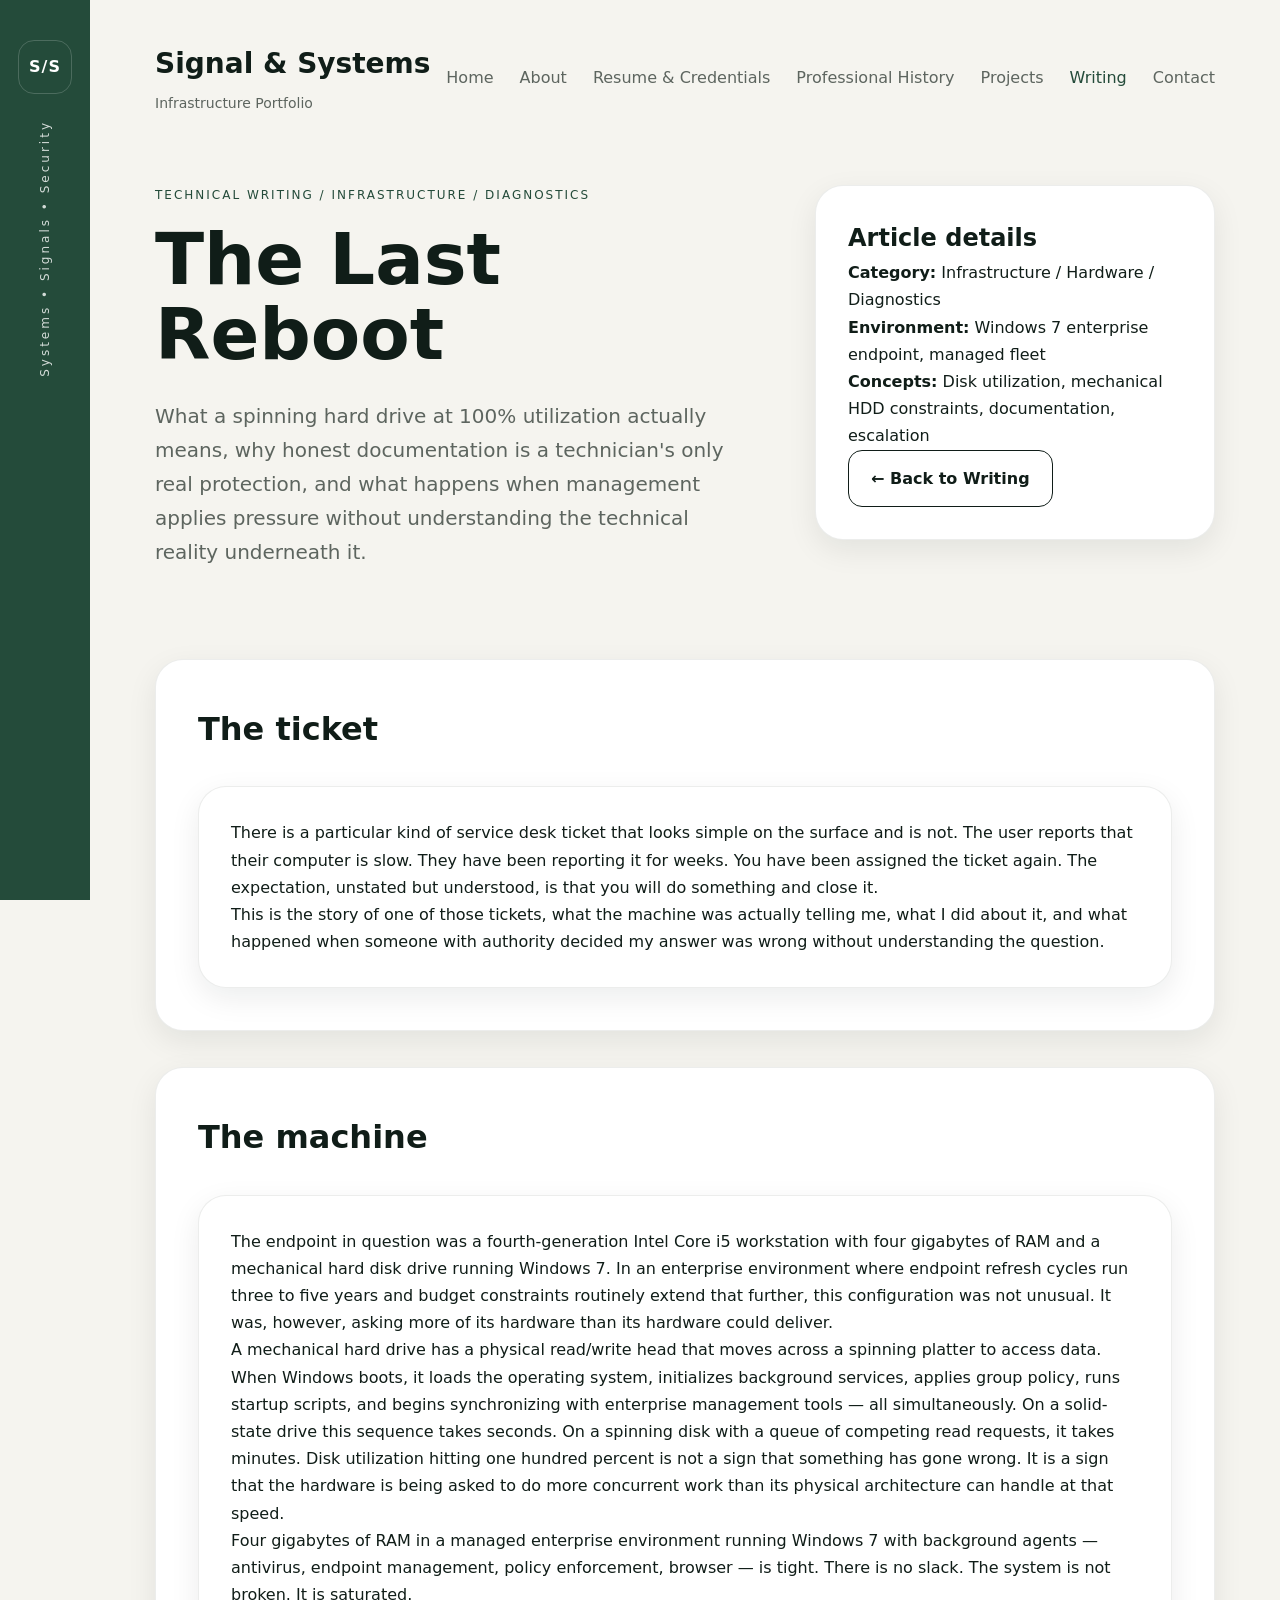
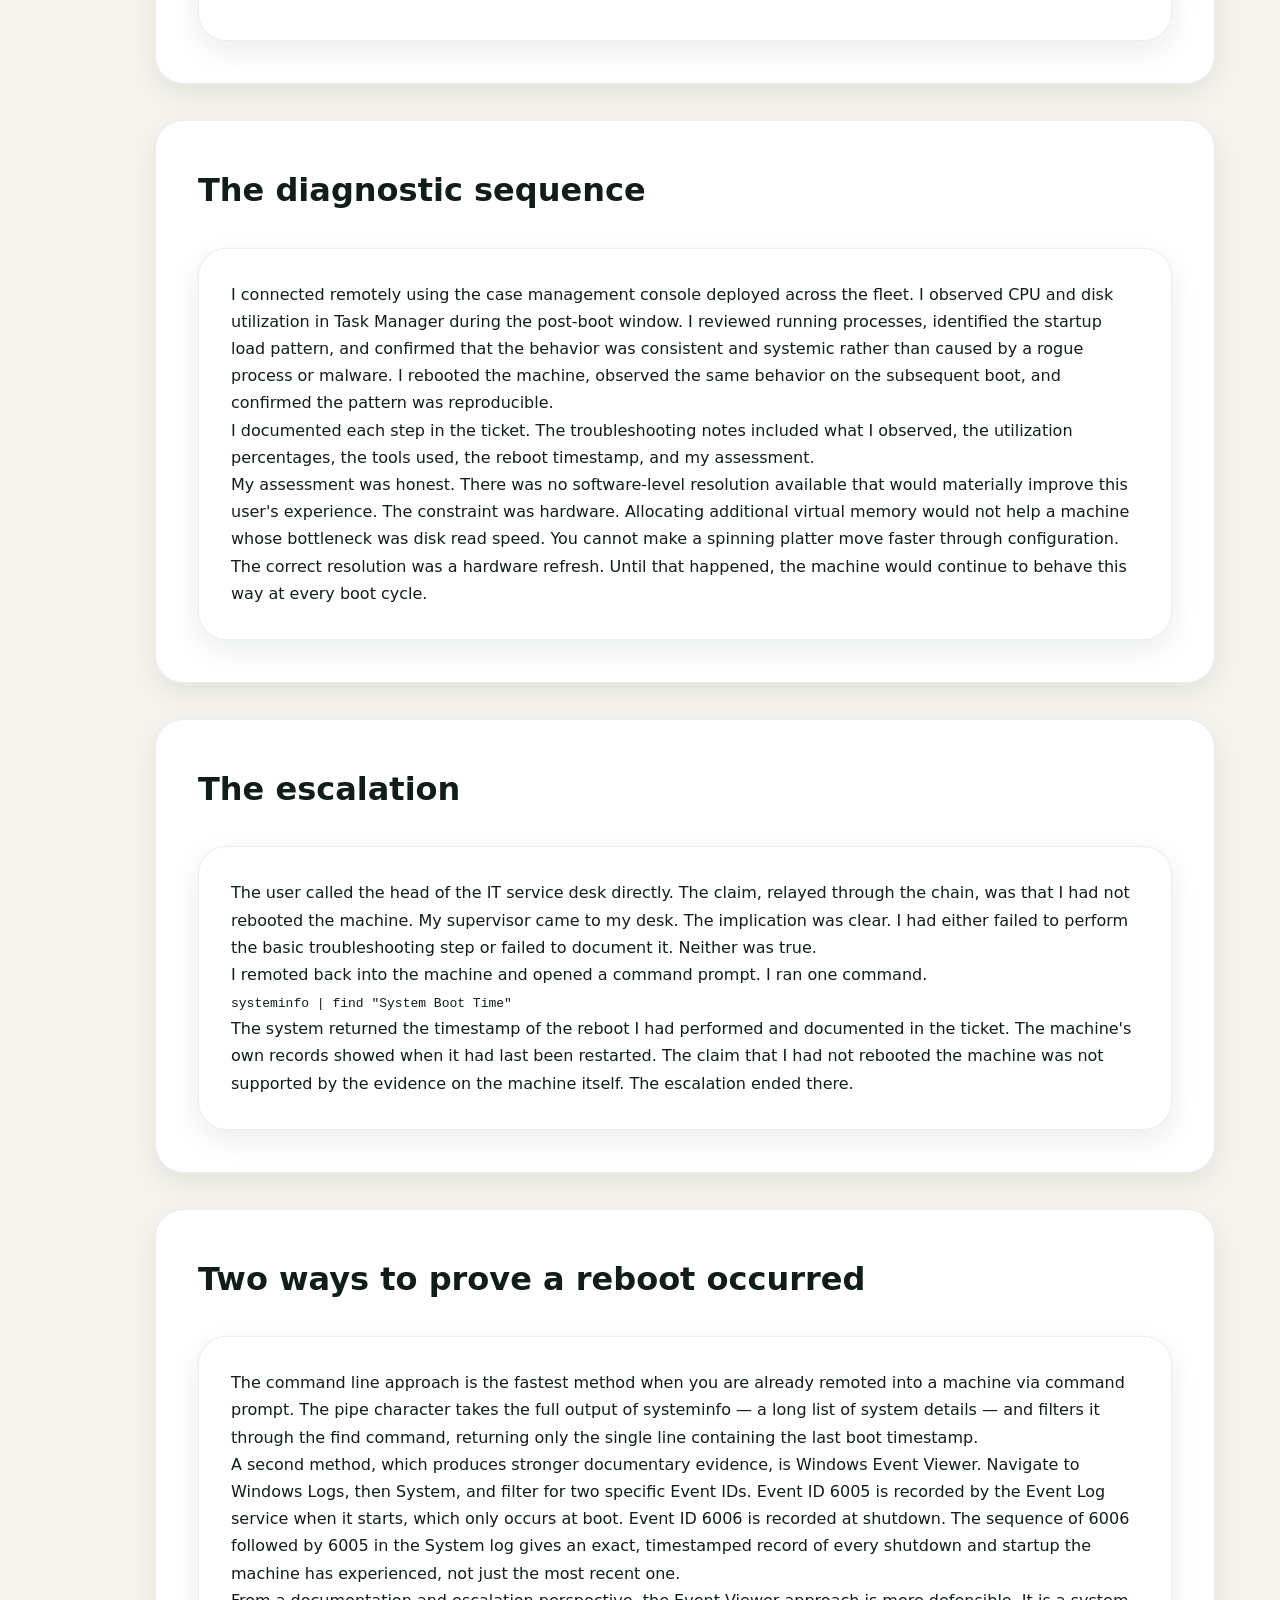
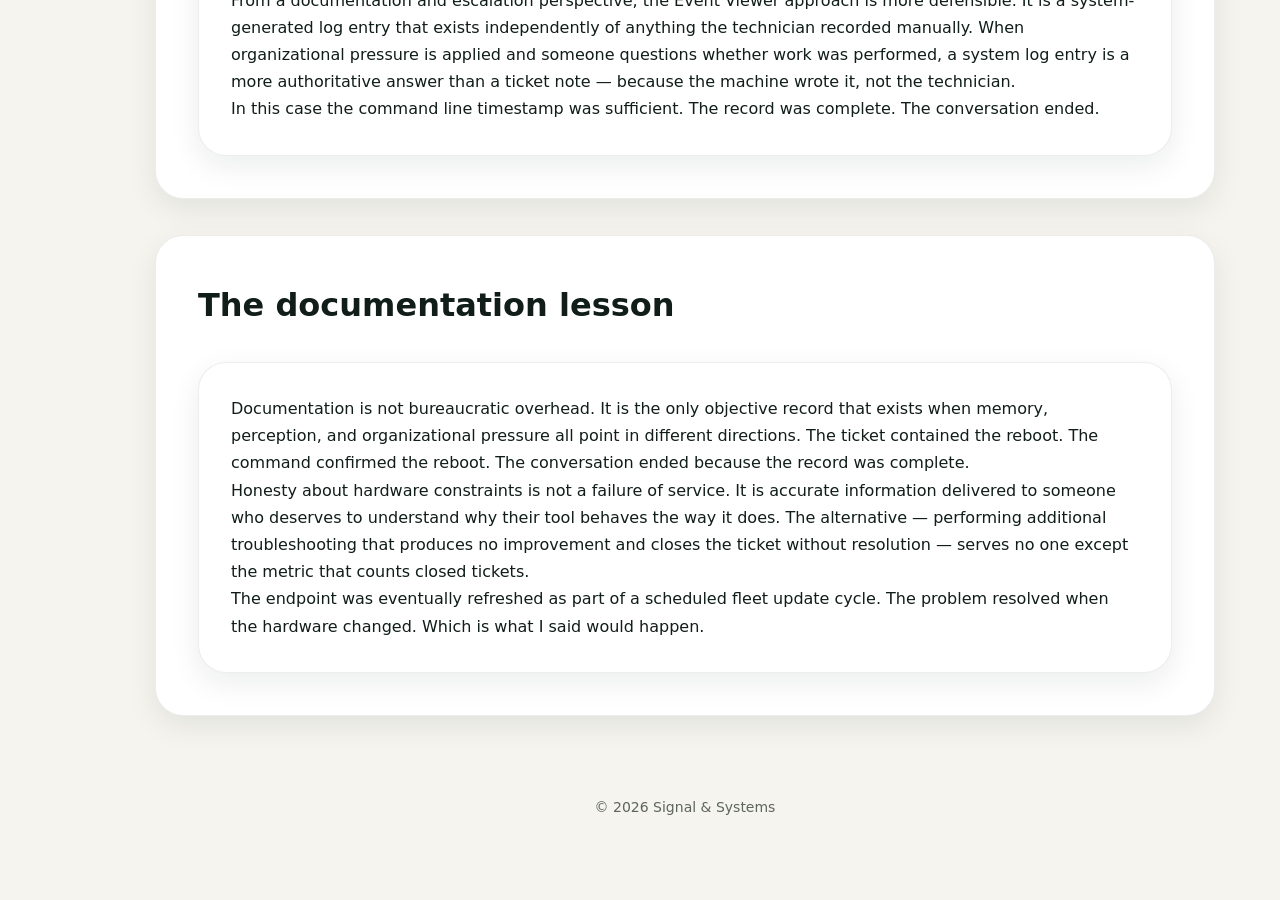
<file: writing-last-reboot.html>
<!DOCTYPE html>
<html lang="en">
<head>
  <meta charset="UTF-8" />
  <meta name="viewport" content="width=device-width, initial-scale=1.0" />
  <title>The Last Reboot | Signal & Systems</title>
  <link rel="stylesheet" href="assets/css/style.css" />
</head>

<body>
<div class="shell">

  <aside class="rail">
    <div class="mark">S/S</div>
    <div class="rail-text">Systems • Signals • Security</div>
  </aside>

  <div class="content">

    <header class="site-header">
      <a href="index.html" class="brand">
        <div class="brand-title">Signal & Systems</div>
        <div class="brand-subtitle">Infrastructure Portfolio</div>
      </a>
      <button class="nav-toggle">☰</button>
      <nav class="main-nav" id="main-nav">
        <a href="index.html">Home</a>
        <a href="about.html">About</a>
        <a href="resume.html">Resume & Credentials</a>
        <a href="history.html">Professional History</a>
        <a href="projects.html">Projects</a>
        <a href="writing.html" class="active">Writing</a>
        <a href="contact.html">Contact</a>
      </nav>
    </header>

    <main>

      <section class="hero">
        <div>
          <p class="eyebrow">Technical writing / infrastructure / diagnostics</p>
          <h1>The Last Reboot</h1>
          <p class="hero-copy">
            What a spinning hard drive at 100% utilization actually means, why honest 
            documentation is a technician's only real protection, and what happens when 
            management applies pressure without understanding the technical reality 
            underneath it.
          </p>
        </div>

        <aside class="note-card">
          <h2>Article details</h2>
          <p><strong>Category:</strong> Infrastructure / Hardware / Diagnostics</p>
          <p><strong>Environment:</strong> Windows 7 enterprise endpoint, managed fleet</p>
          <p><strong>Concepts:</strong> Disk utilization, mechanical HDD constraints, documentation, escalation</p>
          <a href="writing.html" class="btn">← Back to Writing</a>
        </aside>
      </section>

      <section class="panel">
        <div class="section-head">
          <h2>The ticket</h2>
        </div>
        <div class="note-card">
          <p>
            There is a particular kind of service desk ticket that looks simple on the 
            surface and is not. The user reports that their computer is slow. They have 
            been reporting it for weeks. You have been assigned the ticket again. The 
            expectation, unstated but understood, is that you will do something and 
            close it.
          </p>
          <p>
            This is the story of one of those tickets, what the machine was actually 
            telling me, what I did about it, and what happened when someone with 
            authority decided my answer was wrong without understanding the question.
          </p>
        </div>
      </section>

      <section class="panel">
        <div class="section-head">
          <h2>The machine</h2>
        </div>
        <div class="note-card">
          <p>
            The endpoint in question was a fourth-generation Intel Core i5 workstation 
            with four gigabytes of RAM and a mechanical hard disk drive running Windows 7. 
            In an enterprise environment where endpoint refresh cycles run three to five 
            years and budget constraints routinely extend that further, this configuration 
            was not unusual. It was, however, asking more of its hardware than its hardware 
            could deliver.
          </p>
          <p>
            A mechanical hard drive has a physical read/write head that moves across a 
            spinning platter to access data. When Windows boots, it loads the operating 
            system, initializes background services, applies group policy, runs startup 
            scripts, and begins synchronizing with enterprise management tools — all 
            simultaneously. On a solid-state drive this sequence takes seconds. On a 
            spinning disk with a queue of competing read requests, it takes minutes. 
            Disk utilization hitting one hundred percent is not a sign that something 
            has gone wrong. It is a sign that the hardware is being asked to do more 
            concurrent work than its physical architecture can handle at that speed.
          </p>
          <p>
            Four gigabytes of RAM in a managed enterprise environment running Windows 7 
            with background agents — antivirus, endpoint management, policy enforcement, 
            browser — is tight. There is no slack. The system is not broken. It is 
            saturated.
          </p>
        </div>
      </section>

      <section class="panel">
        <div class="section-head">
          <h2>The diagnostic sequence</h2>
        </div>
        <div class="note-card">
          <p>
            I connected remotely using the case management console deployed across the 
            fleet. I observed CPU and disk utilization in Task Manager during the 
            post-boot window. I reviewed running processes, identified the startup load 
            pattern, and confirmed that the behavior was consistent and systemic rather 
            than caused by a rogue process or malware. I rebooted the machine, observed 
            the same behavior on the subsequent boot, and confirmed the pattern was 
            reproducible.
          </p>
          <p>
            I documented each step in the ticket. The troubleshooting notes included 
            what I observed, the utilization percentages, the tools used, the reboot 
            timestamp, and my assessment.
          </p>
          <p>
            My assessment was honest. There was no software-level resolution available 
            that would materially improve this user's experience. The constraint was 
            hardware. Allocating additional virtual memory would not help a machine 
            whose bottleneck was disk read speed. You cannot make a spinning platter 
            move faster through configuration. The correct resolution was a hardware 
            refresh. Until that happened, the machine would continue to behave this 
            way at every boot cycle.
          </p>
        </div>
      </section>

<section class="panel">
        <div class="section-head">
          <h2>The escalation</h2>
        </div>
        <div class="note-card">
          <p>
            The user called the head of the IT service desk directly. The claim, relayed 
            through the chain, was that I had not rebooted the machine. My supervisor 
            came to my desk. The implication was clear. I had either failed to perform 
            the basic troubleshooting step or failed to document it. Neither was true.
          </p>
          <p>
            I remoted back into the machine and opened a command prompt. I ran one command.
          </p>
          <p>
            <code>systeminfo | find "System Boot Time"</code>
          </p>
          <p>
            The system returned the timestamp of the reboot I had performed and documented 
            in the ticket. The machine's own records showed when it had last been restarted. 
            The claim that I had not rebooted the machine was not supported by the evidence 
            on the machine itself. The escalation ended there.
          </p>
        </div>
      </section>

      <section class="panel">
        <div class="section-head">
          <h2>Two ways to prove a reboot occurred</h2>
        </div>
        <div class="note-card">
          <p>
            The command line approach is the fastest method when you are already remoted 
            into a machine via command prompt. The pipe character takes the full output 
            of systeminfo — a long list of system details — and filters it through the 
            find command, returning only the single line containing the last boot 
            timestamp.
          </p>
          <p>
            A second method, which produces stronger documentary evidence, is Windows 
            Event Viewer. Navigate to Windows Logs, then System, and filter for two 
            specific Event IDs. Event ID 6005 is recorded by the Event Log service 
            when it starts, which only occurs at boot. Event ID 6006 is recorded at 
            shutdown. The sequence of 6006 followed by 6005 in the System log gives 
            an exact, timestamped record of every shutdown and startup the machine 
            has experienced, not just the most recent one.
          </p>
          <p>
            From a documentation and escalation perspective, the Event Viewer approach 
            is more defensible. It is a system-generated log entry that exists 
            independently of anything the technician recorded manually. When organizational 
            pressure is applied and someone questions whether work was performed, a 
            system log entry is a more authoritative answer than a ticket note — because 
            the machine wrote it, not the technician.
          </p>
          <p>
            In this case the command line timestamp was sufficient. The record was 
            complete. The conversation ended.
          </p>
        </div>
      </section>
      </section>

      <section class="panel">
        <div class="section-head">
          <h2>The documentation lesson</h2>
        </div>
        <div class="note-card">
          <p>
            Documentation is not bureaucratic overhead. It is the only objective record 
            that exists when memory, perception, and organizational pressure all point 
            in different directions. The ticket contained the reboot. The command 
            confirmed the reboot. The conversation ended because the record was complete.
          </p>
          <p>
            Honesty about hardware constraints is not a failure of service. It is accurate 
            information delivered to someone who deserves to understand why their tool 
            behaves the way it does. The alternative — performing additional troubleshooting 
            that produces no improvement and closes the ticket without resolution — serves 
            no one except the metric that counts closed tickets.
          </p>
          <p>
            The endpoint was eventually refreshed as part of a scheduled fleet update 
            cycle. The problem resolved when the hardware changed. Which is what I said 
            would happen.
          </p>
        </div>
      </section>

    </main>

    <footer>© 2026 Signal & Systems</footer>

  </div>
</div>
<script src="assets/js/main.js"></script>
</body>
</html>
</file>
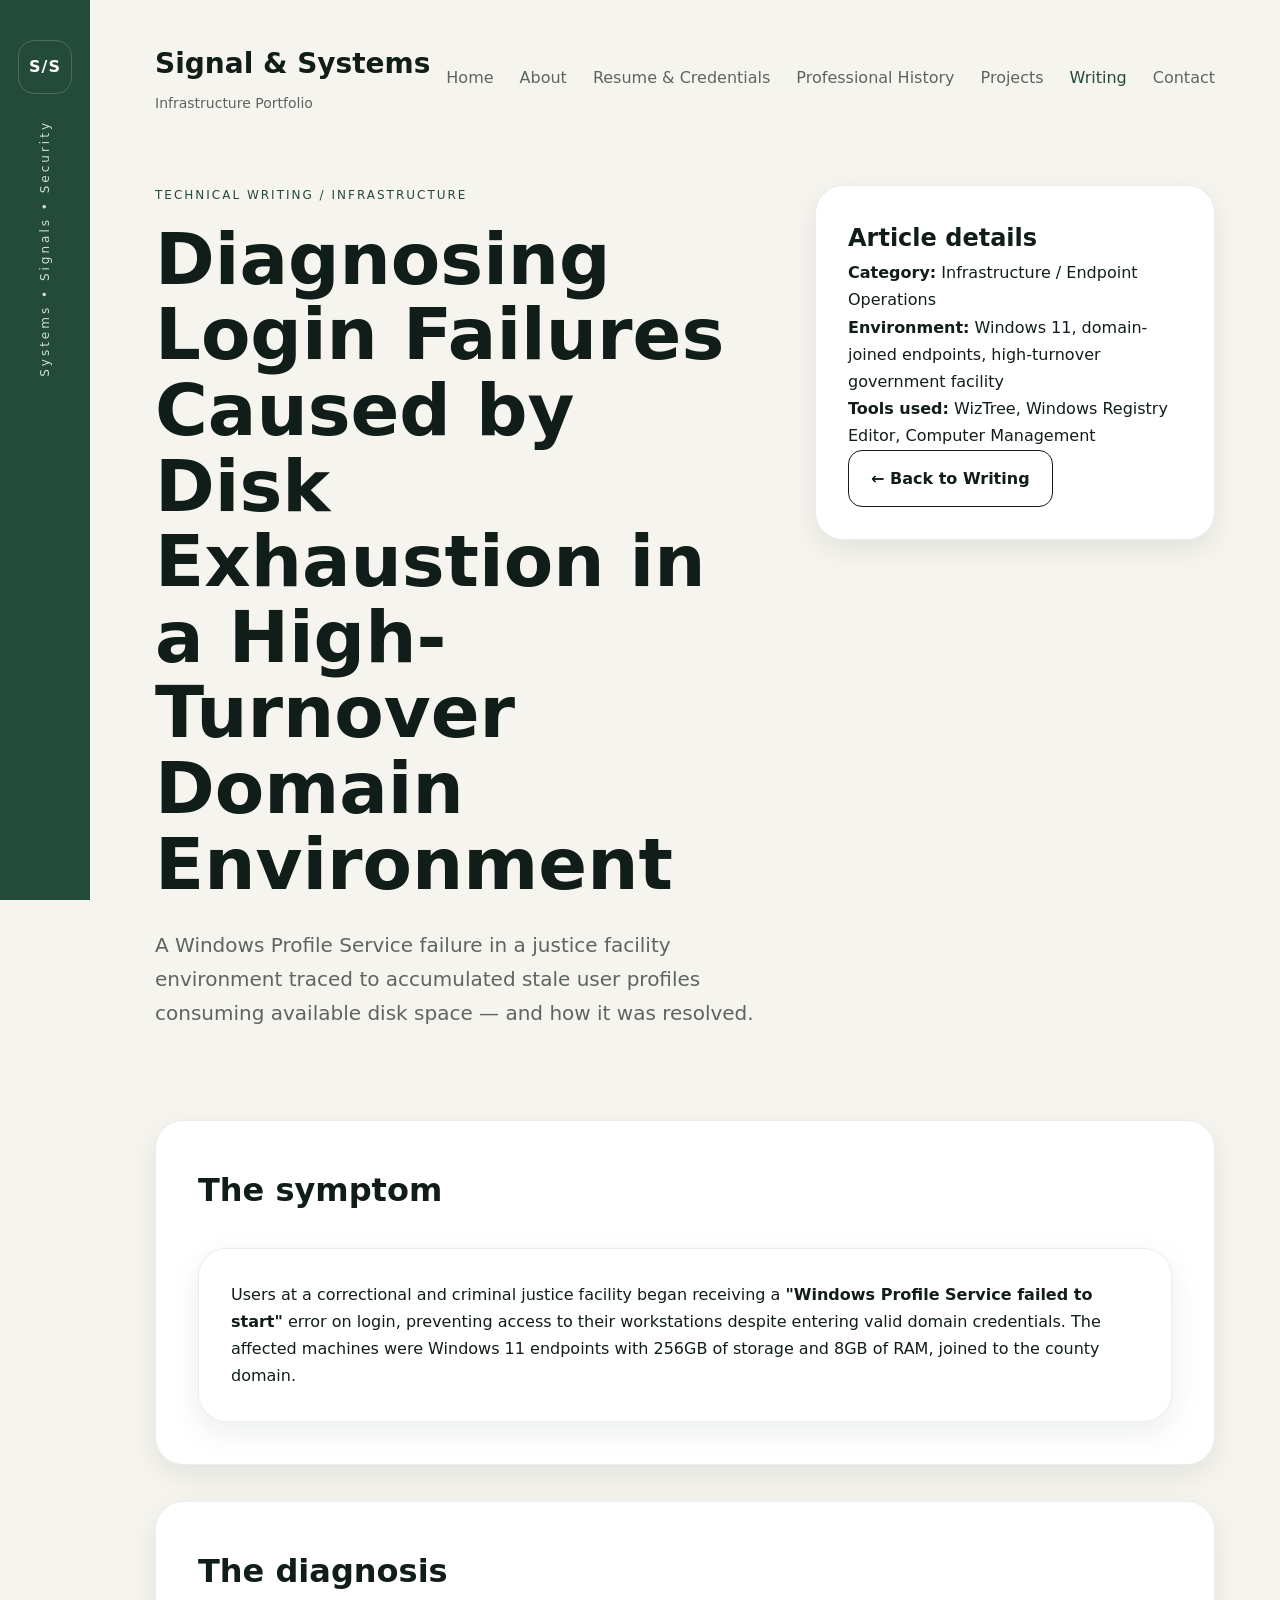
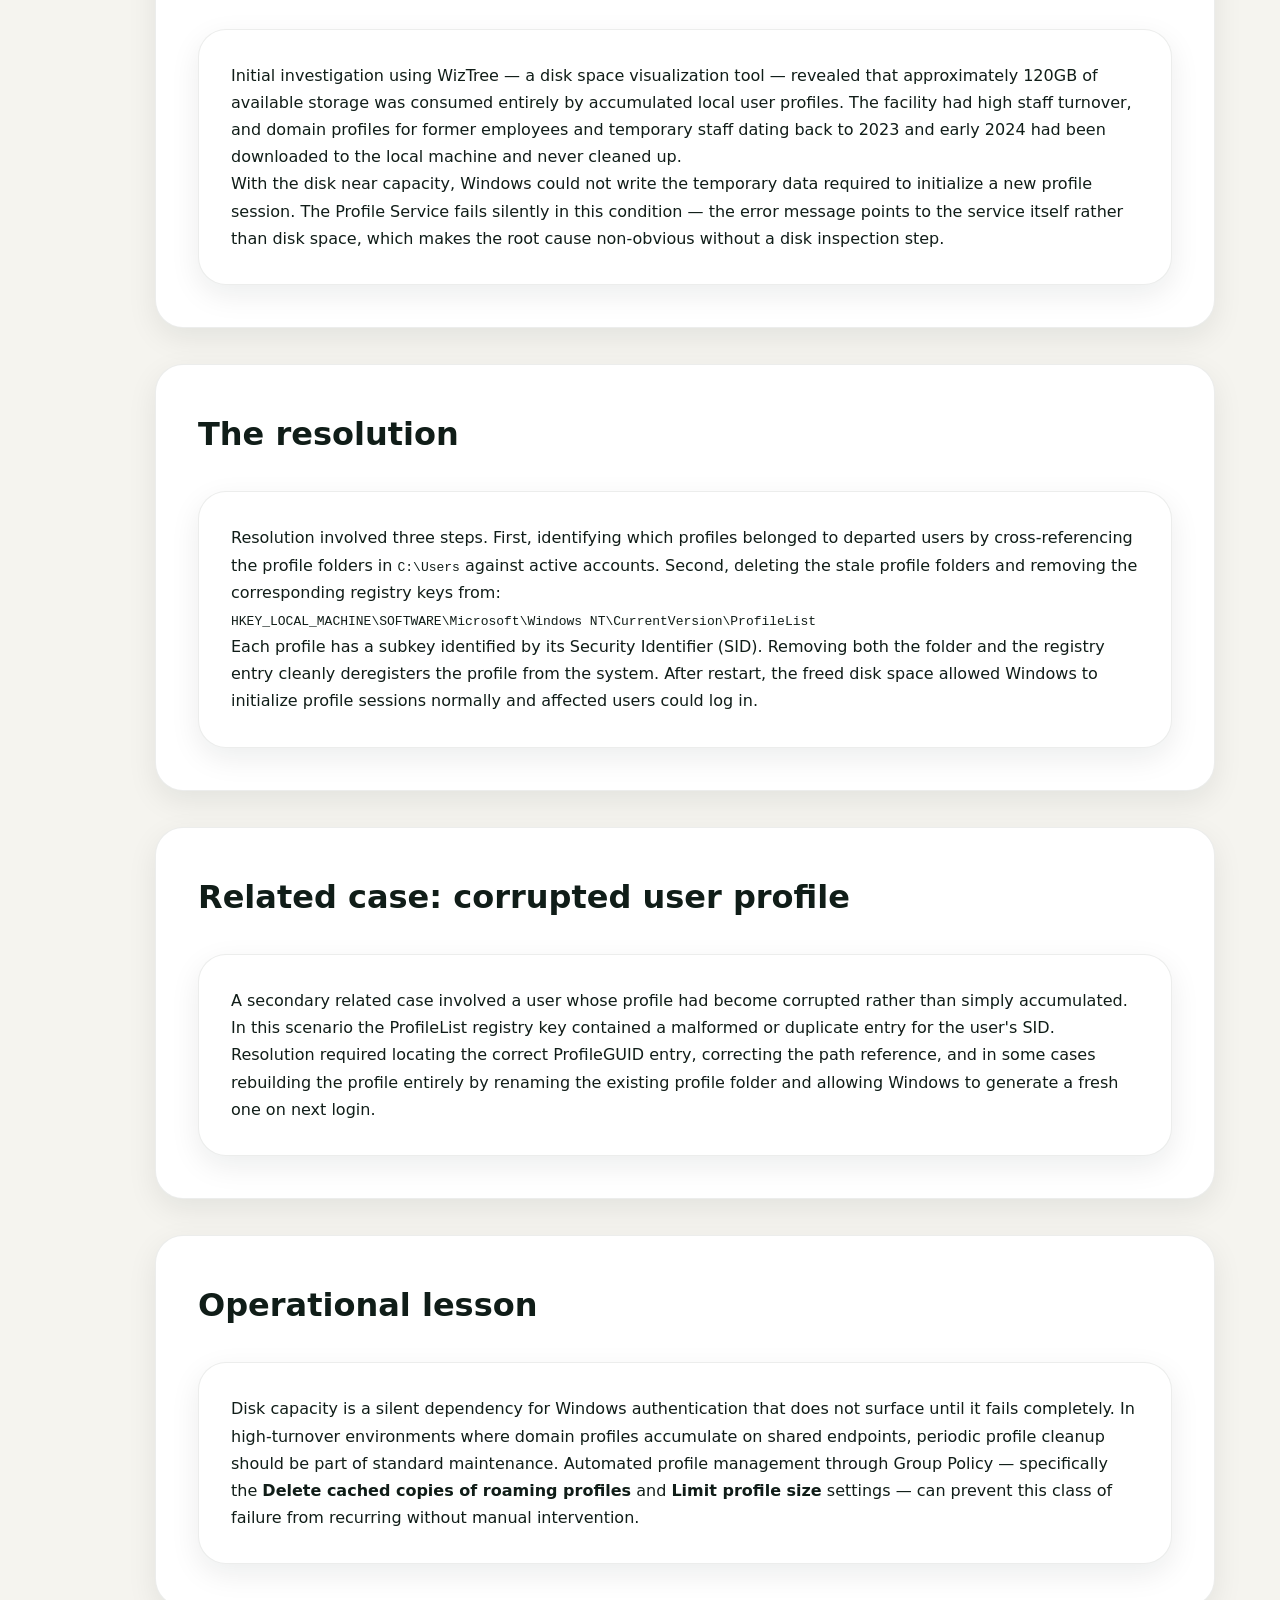
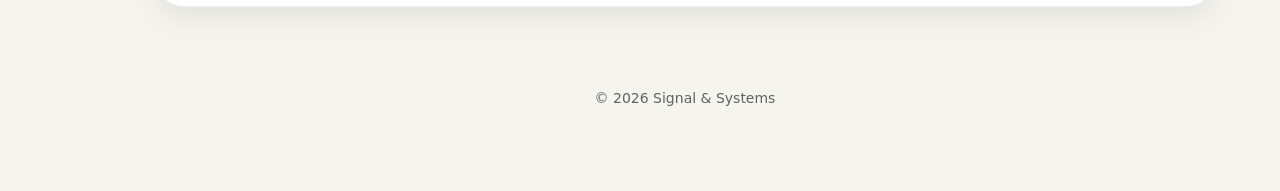
<file: writing-profile-disk.html>
<!DOCTYPE html>
<html lang="en">
<head>
  <meta charset="UTF-8" />
  <meta name="viewport" content="width=device-width, initial-scale=1.0" />
  <title>Disk Exhaustion and Login Failures | Signal & Systems</title>
  <link rel="stylesheet" href="assets/css/style.css" />
</head>

<body>
<div class="shell">

  <aside class="rail">
    <div class="mark">S/S</div>
    <div class="rail-text">Systems • Signals • Security</div>
  </aside>

  <div class="content">

    <header class="site-header">
      <a href="index.html" class="brand">
        <div class="brand-title">Signal & Systems</div>
        <div class="brand-subtitle">Infrastructure Portfolio</div>
      </a>
      <button class="nav-toggle">☰</button>
      <nav class="main-nav" id="main-nav">
        <a href="index.html">Home</a>
        <a href="about.html">About</a>
        <a href="resume.html">Resume & Credentials</a>
        <a href="history.html">Professional History</a>
        <a href="projects.html">Projects</a>
        <a href="writing.html" class="active">Writing</a>
        <a href="contact.html">Contact</a>
      </nav>
    </header>

    <main>

      <section class="hero">
        <div>
          <p class="eyebrow">Technical writing / infrastructure</p>
          <h1>Diagnosing Login Failures Caused by Disk Exhaustion in a High-Turnover Domain Environment</h1>
          <p class="hero-copy">
            A Windows Profile Service failure in a justice facility environment traced to 
            accumulated stale user profiles consuming available disk space — and how it was resolved.
          </p>
        </div>

        <aside class="note-card">
          <h2>Article details</h2>
          <p><strong>Category:</strong> Infrastructure / Endpoint Operations</p>
          <p><strong>Environment:</strong> Windows 11, domain-joined endpoints, high-turnover government facility</p>
          <p><strong>Tools used:</strong> WizTree, Windows Registry Editor, Computer Management</p>
          <a href="writing.html" class="btn">← Back to Writing</a>
        </aside>
      </section>

      <section class="panel">
        <div class="section-head">
          <h2>The symptom</h2>
        </div>
        <div class="note-card">
          <p>
            Users at a correctional and criminal justice facility began receiving a 
            <strong>"Windows Profile Service failed to start"</strong> error on login, 
            preventing access to their workstations despite entering valid domain credentials. 
            The affected machines were Windows 11 endpoints with 256GB of storage and 8GB of RAM, 
            joined to the county domain.
          </p>
        </div>
      </section>

      <section class="panel">
        <div class="section-head">
          <h2>The diagnosis</h2>
        </div>
        <div class="note-card">
          <p>
            Initial investigation using WizTree — a disk space visualization tool — revealed 
            that approximately 120GB of available storage was consumed entirely by accumulated 
            local user profiles. The facility had high staff turnover, and domain profiles for 
            former employees and temporary staff dating back to 2023 and early 2024 had been 
            downloaded to the local machine and never cleaned up.
          </p>
          <p>
            With the disk near capacity, Windows could not write the temporary data required 
            to initialize a new profile session. The Profile Service fails silently in this 
            condition — the error message points to the service itself rather than disk space, 
            which makes the root cause non-obvious without a disk inspection step.
          </p>
        </div>
      </section>

      <section class="panel">
        <div class="section-head">
          <h2>The resolution</h2>
        </div>
        <div class="note-card">
          <p>
            Resolution involved three steps. First, identifying which profiles belonged to 
            departed users by cross-referencing the profile folders in <code>C:\Users</code> 
            against active accounts. Second, deleting the stale profile folders and removing 
            the corresponding registry keys from:
          </p>
          <p><code>HKEY_LOCAL_MACHINE\SOFTWARE\Microsoft\Windows NT\CurrentVersion\ProfileList</code></p>
          <p>
            Each profile has a subkey identified by its Security Identifier (SID). Removing 
            both the folder and the registry entry cleanly deregisters the profile from the 
            system. After restart, the freed disk space allowed Windows to initialize profile 
            sessions normally and affected users could log in.
          </p>
        </div>
      </section>

      <section class="panel">
        <div class="section-head">
          <h2>Related case: corrupted user profile</h2>
        </div>
        <div class="note-card">
          <p>
            A secondary related case involved a user whose profile had become corrupted rather 
            than simply accumulated. In this scenario the ProfileList registry key contained a 
            malformed or duplicate entry for the user's SID. Resolution required locating the 
            correct ProfileGUID entry, correcting the path reference, and in some cases 
            rebuilding the profile entirely by renaming the existing profile folder and allowing 
            Windows to generate a fresh one on next login.
          </p>
        </div>
      </section>

      <section class="panel">
        <div class="section-head">
          <h2>Operational lesson</h2>
        </div>
        <div class="note-card">
          <p>
            Disk capacity is a silent dependency for Windows authentication that does not 
            surface until it fails completely. In high-turnover environments where domain 
            profiles accumulate on shared endpoints, periodic profile cleanup should be part 
            of standard maintenance. Automated profile management through Group Policy 
            — specifically the <strong>Delete cached copies of roaming profiles</strong> 
            and <strong>Limit profile size</strong> settings — can prevent this class of 
            failure from recurring without manual intervention.
          </p>
        </div>
      </section>

    </main>

    <footer>© 2026 Signal & Systems</footer>

  </div>
</div>
<script src="assets/js/main.js"></script>
</body>
</html>
</file>
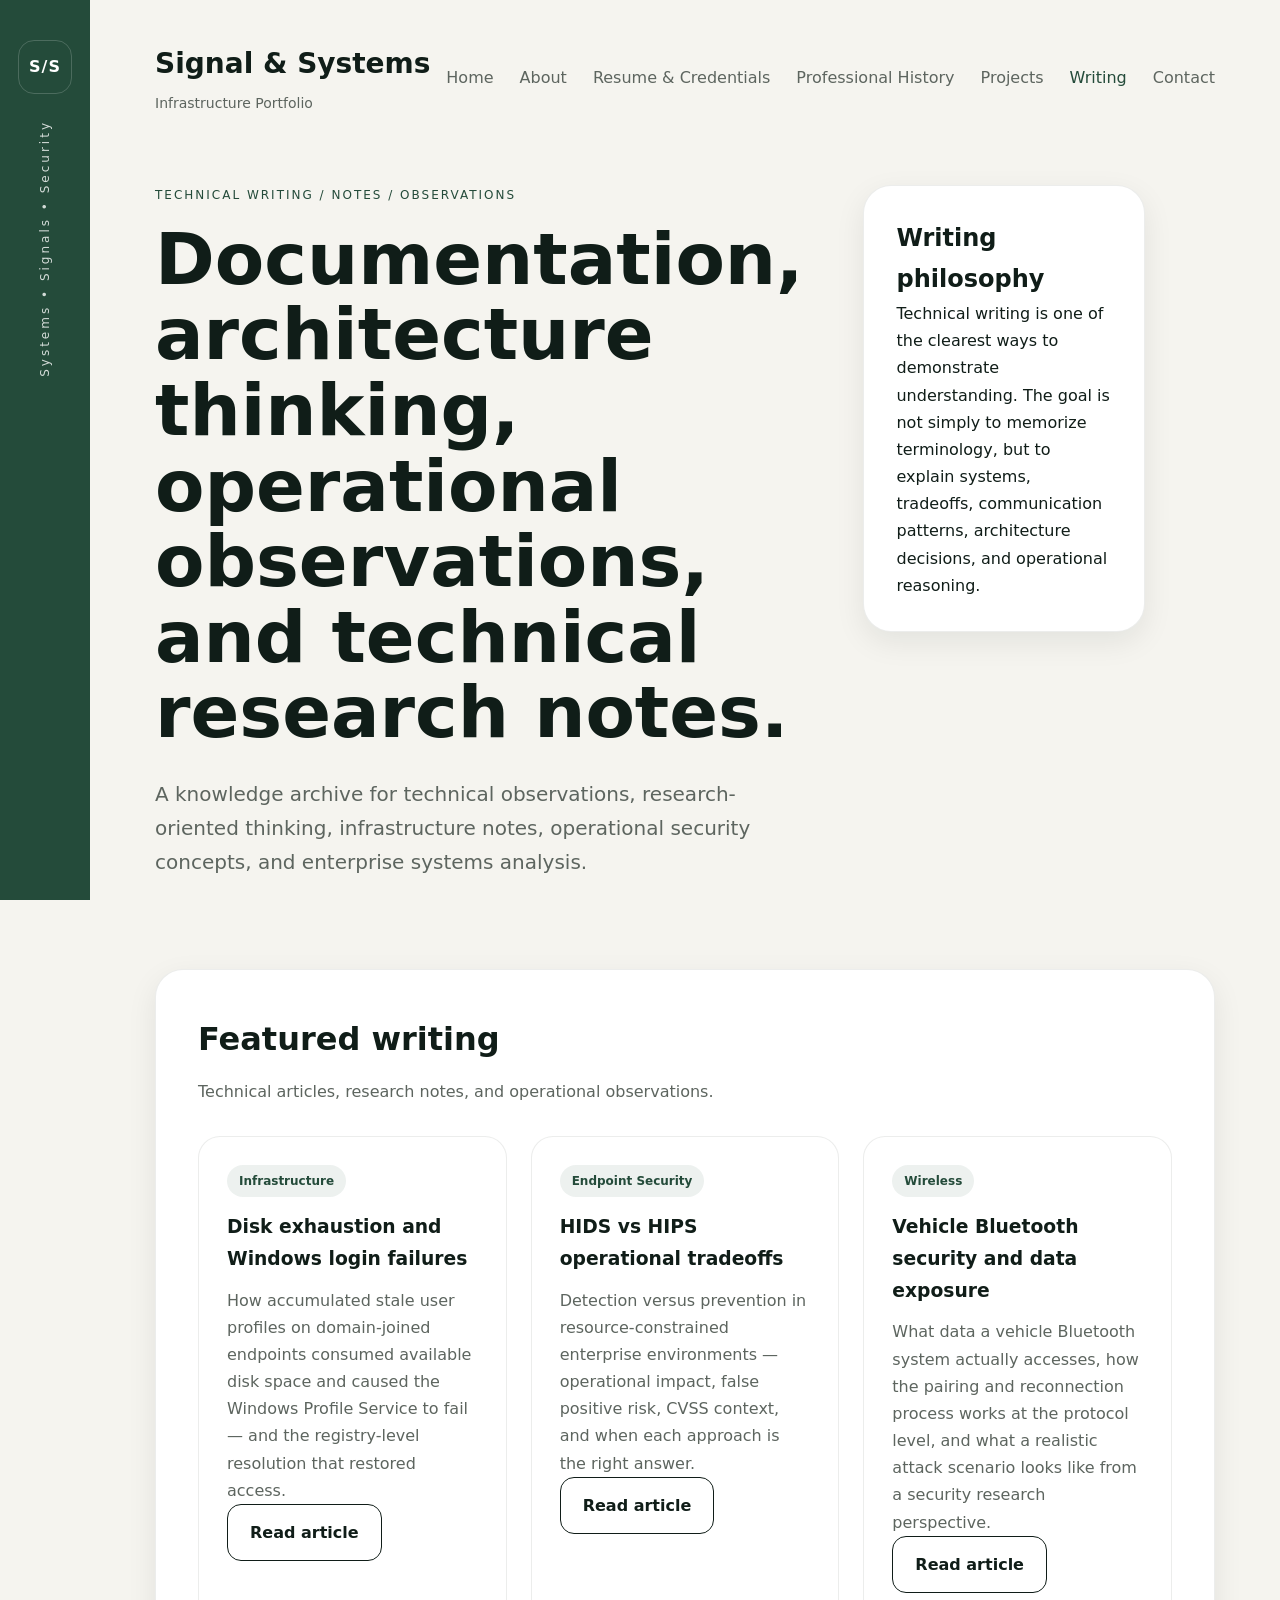
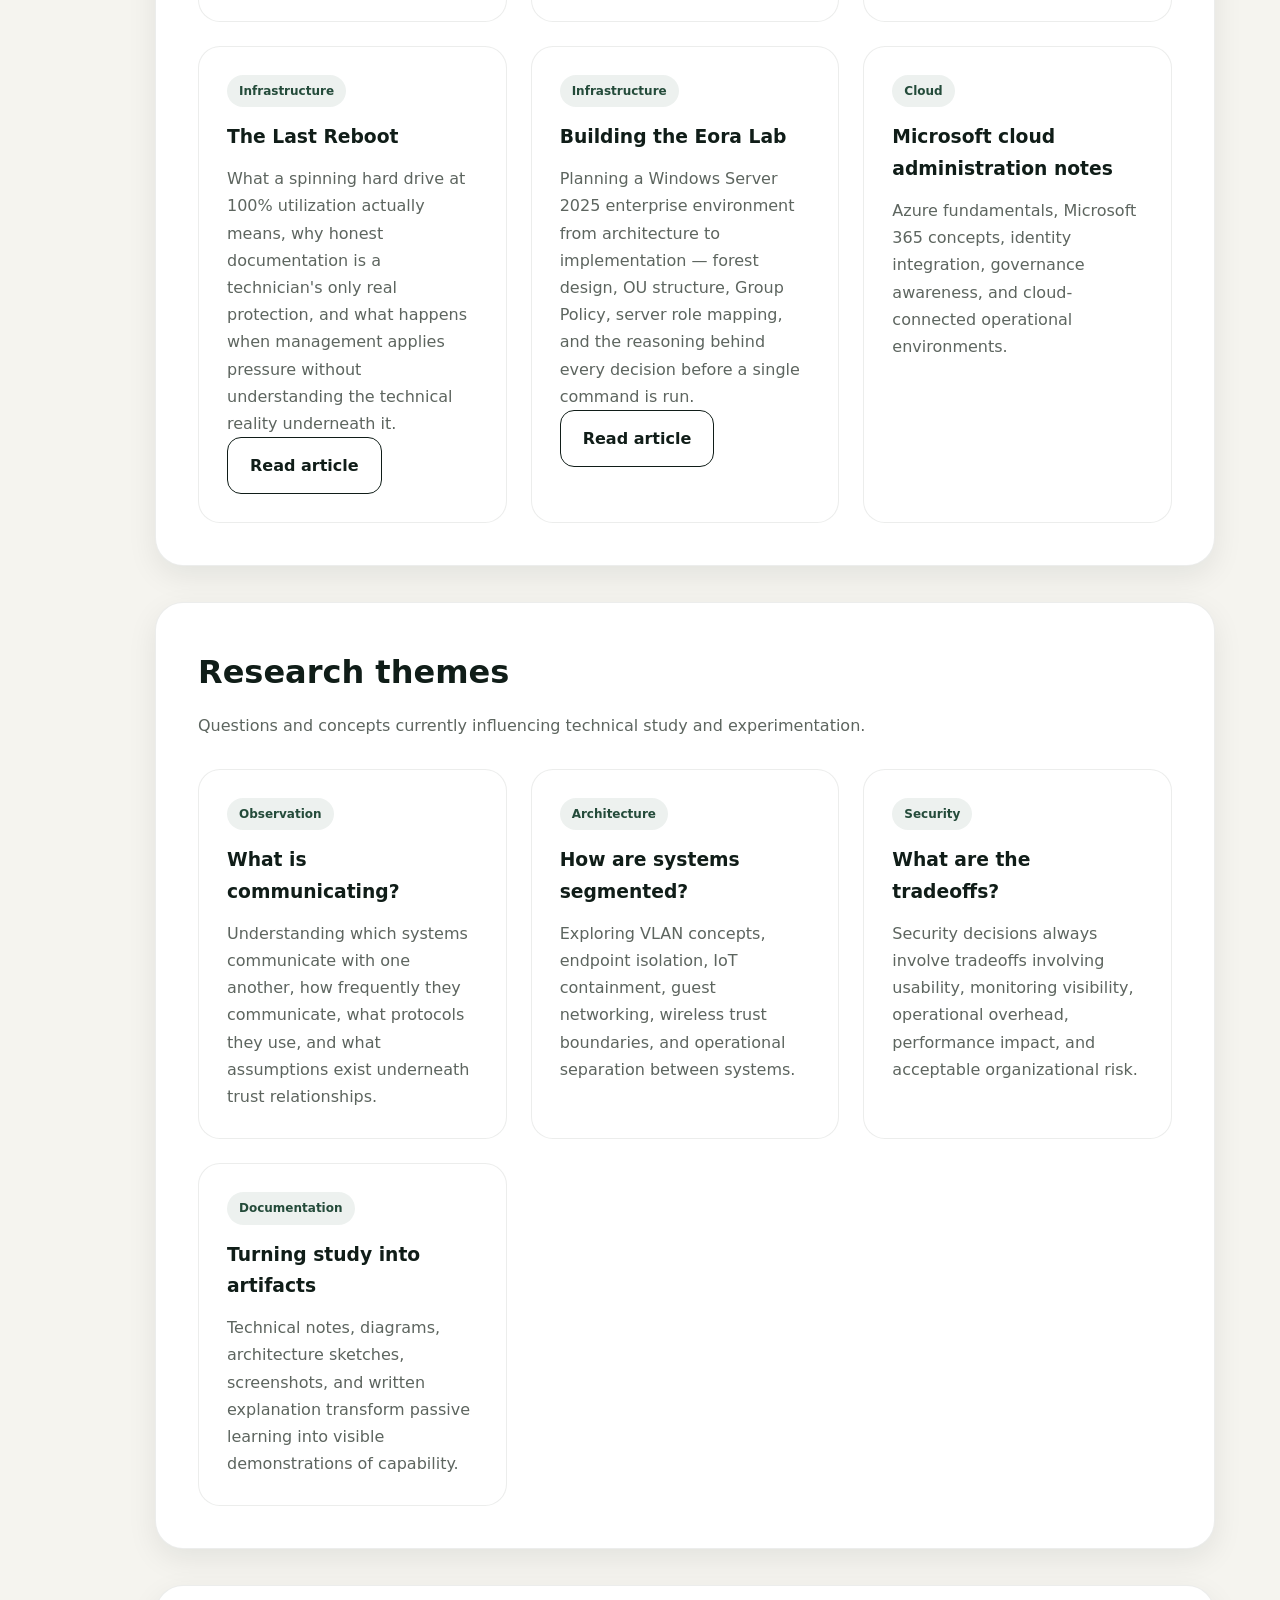
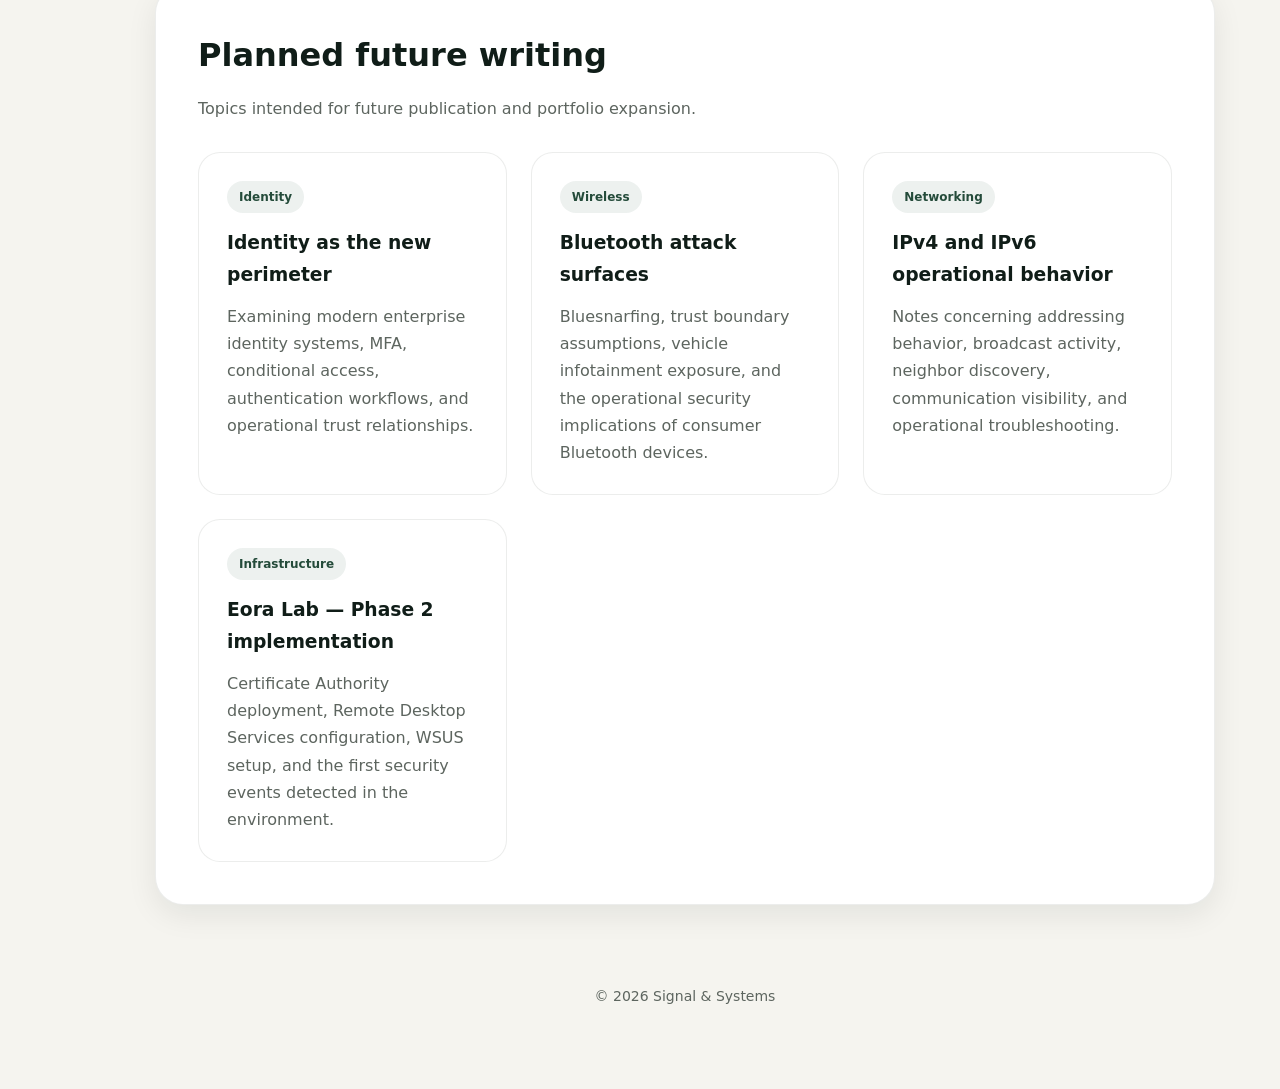
<file: writing.html>
<!DOCTYPE html>
<html lang="en">

<head>
  <meta charset="UTF-8" />
  <meta name="viewport" content="width=device-width, initial-scale=1.0" />
  <title>Writing | Signal & Systems</title>
  <link rel="stylesheet" href="assets/css/style.css" />
</head>

<body>

<div class="shell">

  <aside class="rail">
    <div class="mark">S/S</div>
    <div class="rail-text">Systems • Signals • Security</div>
  </aside>

  <div class="content">

    <header class="site-header">
      <a href="index.html" class="brand">
        <div class="brand-title">Signal & Systems</div>
        <div class="brand-subtitle">Infrastructure Portfolio</div>
      </a>
      <button class="nav-toggle">☰</button>
      <nav class="main-nav" id="main-nav">
        <a href="index.html">Home</a>
        <a href="about.html">About</a>
        <a href="resume.html">Resume & Credentials</a>
        <a href="history.html">Professional History</a>
        <a href="projects.html">Projects</a>
        <a href="writing.html" class="active">Writing</a>
        <a href="contact.html">Contact</a>
      </nav>
    </header>

    <main>

      <section class="hero">
        <div>
          <p class="eyebrow">Technical writing / notes / observations</p>
          <h1>Documentation, architecture thinking, operational observations, and technical research notes.</h1>
          <p class="hero-copy">
            A knowledge archive for technical observations, research-oriented thinking, 
            infrastructure notes, operational security concepts, and enterprise systems analysis.
          </p>
        </div>

        <aside class="note-card">
          <h2>Writing philosophy</h2>
          <p>
            Technical writing is one of the clearest ways to demonstrate understanding. 
            The goal is not simply to memorize terminology, but to explain systems, 
            tradeoffs, communication patterns, architecture decisions, and operational 
            reasoning.
          </p>
        </aside>
      </section>

      <section class="panel">
        <div class="section-head">
          <h2>Featured writing</h2>
          <p>Technical articles, research notes, and operational observations.</p>
        </div>

        <div class="card-grid">

          <article class="card">
            <span class="tag">Infrastructure</span>
            <h3>Disk exhaustion and Windows login failures</h3>
            <p>
              How accumulated stale user profiles on domain-joined endpoints consumed 
              available disk space and caused the Windows Profile Service to fail — 
              and the registry-level resolution that restored access.
            </p>
            <a href="writing-profile-disk.html" class="btn">Read article</a>
          </article>

          <article class="card">
            <span class="tag">Endpoint Security</span>
            <h3>HIDS vs HIPS operational tradeoffs</h3>
            <p>
              Detection versus prevention in resource-constrained enterprise 
              environments — operational impact, false positive risk, CVSS context, 
              and when each approach is the right answer.
            </p>
            <a href="writing-hids-hips.html" class="btn">Read article</a>
          </article>

          <article class="card">
            <span class="tag">Wireless</span>
            <h3>Vehicle Bluetooth security and data exposure</h3>
            <p>
              What data a vehicle Bluetooth system actually accesses, how the 
              pairing and reconnection process works at the protocol level, and 
              what a realistic attack scenario looks like from a security 
              research perspective.
            </p>
            <a href="writing-bluetooth-vehicle.html" class="btn">Read article</a>
          </article>

          <article class="card">
            <span class="tag">Infrastructure</span>
            <h3>The Last Reboot</h3>
            <p>
              What a spinning hard drive at 100% utilization actually means, 
              why honest documentation is a technician's only real protection, 
              and what happens when management applies pressure without 
              understanding the technical reality underneath it.
            </p>
            <a href="writing-last-reboot.html" class="btn">Read article</a>
          </article>

          <article class="card">
            <span class="tag">Infrastructure</span>
            <h3>Building the Eora Lab</h3>
            <p>
              Planning a Windows Server 2025 enterprise environment from architecture 
              to implementation — forest design, OU structure, Group Policy, server 
              role mapping, and the reasoning behind every decision before a single 
              command is run.
            </p>
            <a href="writing-eora-lab.html" class="btn">Read article</a>
          </article>

          <article class="card">
            <span class="tag">Cloud</span>
            <h3>Microsoft cloud administration notes</h3>
            <p>
              Azure fundamentals, Microsoft 365 concepts, identity integration, 
              governance awareness, and cloud-connected operational environments.
            </p>
          </article>

        </div>
      </section>

      <section class="panel">
        <div class="section-head">
          <h2>Research themes</h2>
          <p>Questions and concepts currently influencing technical study and experimentation.</p>
        </div>

        <div class="card-grid">

          <article class="card">
            <span class="tag">Observation</span>
            <h3>What is communicating?</h3>
            <p>
              Understanding which systems communicate with one another, how frequently 
              they communicate, what protocols they use, and what assumptions exist 
              underneath trust relationships.
            </p>
          </article>

          <article class="card">
            <span class="tag">Architecture</span>
            <h3>How are systems segmented?</h3>
            <p>
              Exploring VLAN concepts, endpoint isolation, IoT containment, guest 
              networking, wireless trust boundaries, and operational separation 
              between systems.
            </p>
          </article>

          <article class="card">
            <span class="tag">Security</span>
            <h3>What are the tradeoffs?</h3>
            <p>
              Security decisions always involve tradeoffs involving usability, 
              monitoring visibility, operational overhead, performance impact, 
              and acceptable organizational risk.
            </p>
          </article>

          <article class="card">
            <span class="tag">Documentation</span>
            <h3>Turning study into artifacts</h3>
            <p>
              Technical notes, diagrams, architecture sketches, screenshots, and 
              written explanation transform passive learning into visible 
              demonstrations of capability.
            </p>
          </article>

        </div>
      </section>

      <section class="panel">
        <div class="section-head">
          <h2>Planned future writing</h2>
          <p>Topics intended for future publication and portfolio expansion.</p>
        </div>

        <div class="card-grid">

          <article class="card">
            <span class="tag">Identity</span>
            <h3>Identity as the new perimeter</h3>
            <p>
              Examining modern enterprise identity systems, MFA, conditional access, 
              authentication workflows, and operational trust relationships.
            </p>
          </article>

          <article class="card">
            <span class="tag">Wireless</span>
            <h3>Bluetooth attack surfaces</h3>
            <p>
              Bluesnarfing, trust boundary assumptions, vehicle infotainment exposure, 
              and the operational security implications of consumer Bluetooth devices.
            </p>
          </article>

          <article class="card">
            <span class="tag">Networking</span>
            <h3>IPv4 and IPv6 operational behavior</h3>
            <p>
              Notes concerning addressing behavior, broadcast activity, neighbor 
              discovery, communication visibility, and operational troubleshooting.
            </p>
          </article>

          <article class="card">
            <span class="tag">Infrastructure</span>
            <h3>Eora Lab — Phase 2 implementation</h3>
            <p>
              Certificate Authority deployment, Remote Desktop Services configuration, 
              WSUS setup, and the first security events detected in the environment.
            </p>
          </article>

        </div>
      </section>

    </main>

    <footer>© 2026 Signal & Systems</footer>

  </div>
</div>

<script src="assets/js/main.js"></script>

</body>
</html>
</file>
<file: assets/css/style.css>
/* =========================================================
   SIGNAL & SYSTEMS
   MASTER STYLESHEET
   assets/css/style.css
========================================================= */

:root {

  --bg: #f5f4ef;

  --panel: #ffffff;

  --text: #101d18;

  --muted: #5d655f;

  --line: rgba(16, 29, 24, 0.08);

  --accent: #244b3a;

  --accent-light: #5f8c6d;

  --shadow:
    0 10px 30px rgba(16, 29, 24, 0.08);

  --radius: 28px;

  --transition: 0.3s ease;

}

/* =========================================================
   RESET
========================================================= */

* {
  margin: 0;
  padding: 0;
  box-sizing: border-box;
}

html {
  scroll-behavior: smooth;
}

body {

  background: var(--bg);

  color: var(--text);

  font-family:
    "Segoe UI",
    system-ui,
    sans-serif;

  line-height: 1.7;
}

/* =========================================================
   LAYOUT
========================================================= */

.shell {

  display: grid;

  grid-template-columns: 90px 1fr;

  min-height: 100vh;
}

.content {

  width: 100%;

  max-width: 1180px;

  margin: 0 auto;

  padding: 40px 60px 80px;
}

/* =========================================================
   LEFT RAIL
========================================================= */

.rail {

  background: var(--accent);

  color: white;

  position: sticky;

  top: 0;

  height: 100vh;

  display: flex;

  flex-direction: column;

  align-items: center;

  padding-top: 40px;

  gap: 26px;
}

.mark {

  width: 54px;

  height: 54px;

  border-radius: 16px;

  border: 1px solid rgba(255,255,255,0.18);

  display: flex;

  align-items: center;

  justify-content: center;

  font-weight: 700;

  letter-spacing: 1px;
}

.rail-text {

  writing-mode: vertical-rl;

  transform: rotate(180deg);

  font-size: 12px;

  letter-spacing: 3px;

  opacity: 0.8;
}

/* =========================================================
   HEADER
========================================================= */

.site-header {

  display: flex;

  justify-content: space-between;

  align-items: center;

  margin-bottom: 70px;
}

.brand {

  text-decoration: none;

  color: var(--text);
}

.brand-title {

  font-size: 28px;

  font-weight: 700;
}

.brand-subtitle {

  color: var(--muted);

  font-size: 14px;

  margin-top: 4px;
}

.main-nav {

  display: flex;

  gap: 26px;
}

.main-nav a {

  text-decoration: none;

  color: var(--muted);

  font-weight: 500;

  transition: var(--transition);
}

.main-nav a:hover,
.main-nav a.active {

  color: var(--accent);
}

.nav-toggle {

  display: none;

  background: transparent;

  border: none;

  font-size: 28px;

  cursor: pointer;
}

/* =========================================================
   HERO
========================================================= */

.hero {

  display: grid;

  grid-template-columns: 1.2fr 0.8fr;

  gap: 60px;

  align-items: start;

  margin-bottom: 90px;
}

.eyebrow {

  text-transform: uppercase;

  letter-spacing: 2px;

  font-size: 12px;

  color: var(--accent);

  margin-bottom: 16px;
}

.hero h1 {

  font-size: clamp(42px, 6vw, 72px);

  line-height: 1.05;

  margin-bottom: 26px;
}

.hero-copy {

  font-size: 20px;

  color: var(--muted);

  max-width: 720px;
}

/* =========================================================
   PANELS
========================================================= */

.panel {

  background: var(--panel);

  border-radius: var(--radius);

  padding: 42px;

  margin-bottom: 36px;

  border: 1px solid var(--line);

  box-shadow: var(--shadow);
}

.note-card {

  background: var(--panel);

  border-radius: var(--radius);

  padding: 32px;

  border: 1px solid var(--line);

  box-shadow: var(--shadow);
}

.section-head {

  margin-bottom: 30px;
}

.section-head h2 {

  font-size: 32px;

  margin-bottom: 12px;
}

.section-head p {

  color: var(--muted);
}

/* =========================================================
   CARDS
========================================================= */

.card-grid {

  display: grid;

  grid-template-columns: repeat(auto-fit, minmax(250px, 1fr));

  gap: 24px;
}

.card {

  padding: 28px;

  border-radius: 22px;

  border: 1px solid var(--line);

  background: white;

  transition: var(--transition);
}

.card:hover {

  transform: translateY(-5px);

  box-shadow:
    0 12px 30px rgba(16,29,24,0.08);
}

.tag {

  display: inline-block;

  margin-bottom: 14px;

  padding: 6px 12px;

  border-radius: 999px;

  background: rgba(36,75,58,0.08);

  color: var(--accent);

  font-size: 12px;

  font-weight: 600;
}

.card h3 {

  margin-bottom: 12px;
}

.card p {

  color: var(--muted);
}

/* =========================================================
   BUTTONS
========================================================= */

.btn {

  display: inline-flex;

  align-items: center;

  justify-content: center;

  padding: 14px 22px;

  border-radius: 14px;

  border: 1px solid var(--text);

  text-decoration: none;

  color: var(--text);

  transition: var(--transition);

  cursor: pointer;

  background: transparent;

  font-weight: 600;
}

.btn:hover {

  transform: translateY(-2px);
}

.btn.primary {

  background: var(--text);

  color: white;
}

.button-row {

  display: flex;

  gap: 14px;

  flex-wrap: wrap;

  margin-top: 24px;
}

/* =========================================================
   PROFILE PHOTO
========================================================= */

.profile-photo {

  width: 100%;

  max-width: 320px;

  aspect-ratio: 1 / 1;

  object-fit: cover;

  border-radius: 28px;

  margin-bottom: 24px;

  border: 1px solid rgba(255,255,255,0.08);

  box-shadow:
    0 18px 38px rgba(16,29,24,0.12);
}

/* =========================================================
   FORMS
========================================================= */

.form-grid {

  display: grid;

  grid-template-columns: repeat(2, 1fr);

  gap: 20px;
}

.form-field {

  display: flex;

  flex-direction: column;
}

.form-field.full {

  grid-column: 1 / -1;
}

label {

  margin-bottom: 8px;

  font-weight: 600;
}

input,
textarea,
select {

  padding: 14px 16px;

  border-radius: 14px;

  border: 1px solid var(--line);

  background: white;

  font-size: 15px;

  font-family: inherit;
}

textarea {

  min-height: 180px;

  resize: vertical;
}

.form-note {

  margin-top: 18px;

  color: var(--muted);

  font-size: 14px;
}

/* =========================================================
   FOOTER
========================================================= */

footer {

  margin-top: 80px;

  text-align: center;

  color: var(--muted);

  font-size: 14px;
}

/* =========================================================
   RESPONSIVE
========================================================= */

@media (max-width: 980px) {

  .hero {

    grid-template-columns: 1fr;
  }

  .content {

    padding: 34px 28px 60px;
  }

  .form-grid {

    grid-template-columns: 1fr;
  }
}

@media (max-width: 768px) {

  .shell {

    grid-template-columns: 1fr;
  }

  .rail {

    display: none;
  }

  .nav-toggle {

    display: block;
  }

  .main-nav {

    position: fixed;

    top: 0;

    right: -100%;

    width: 100%;

    height: 100vh;

    background: #101d18;

    flex-direction: column;

    align-items: center;

    justify-content: center;

    transition: var(--transition);

    z-index: 999;
  }

  .main-nav.active {

    right: 0;
  }

  .main-nav a {

    color: white;

    font-size: 24px;
  }

  .site-header {

    margin-bottom: 40px;
  }
}
</file>
